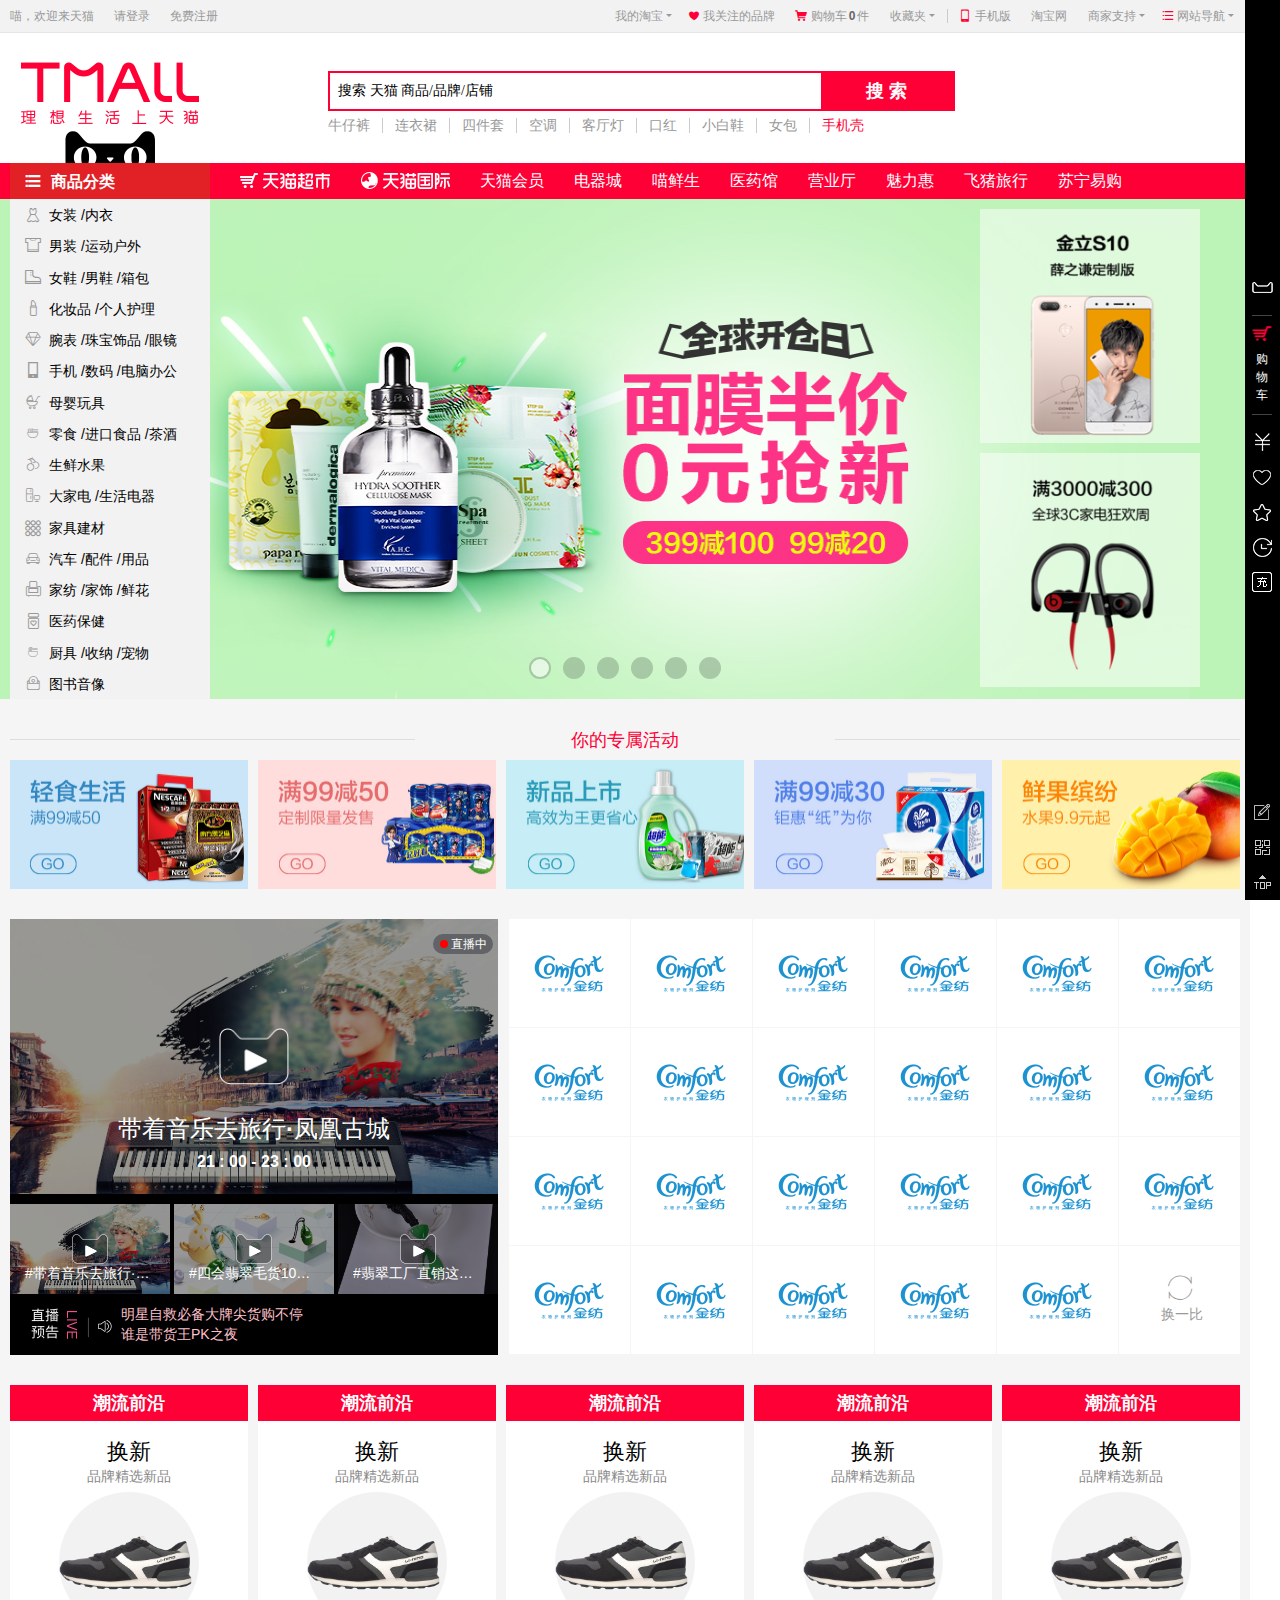
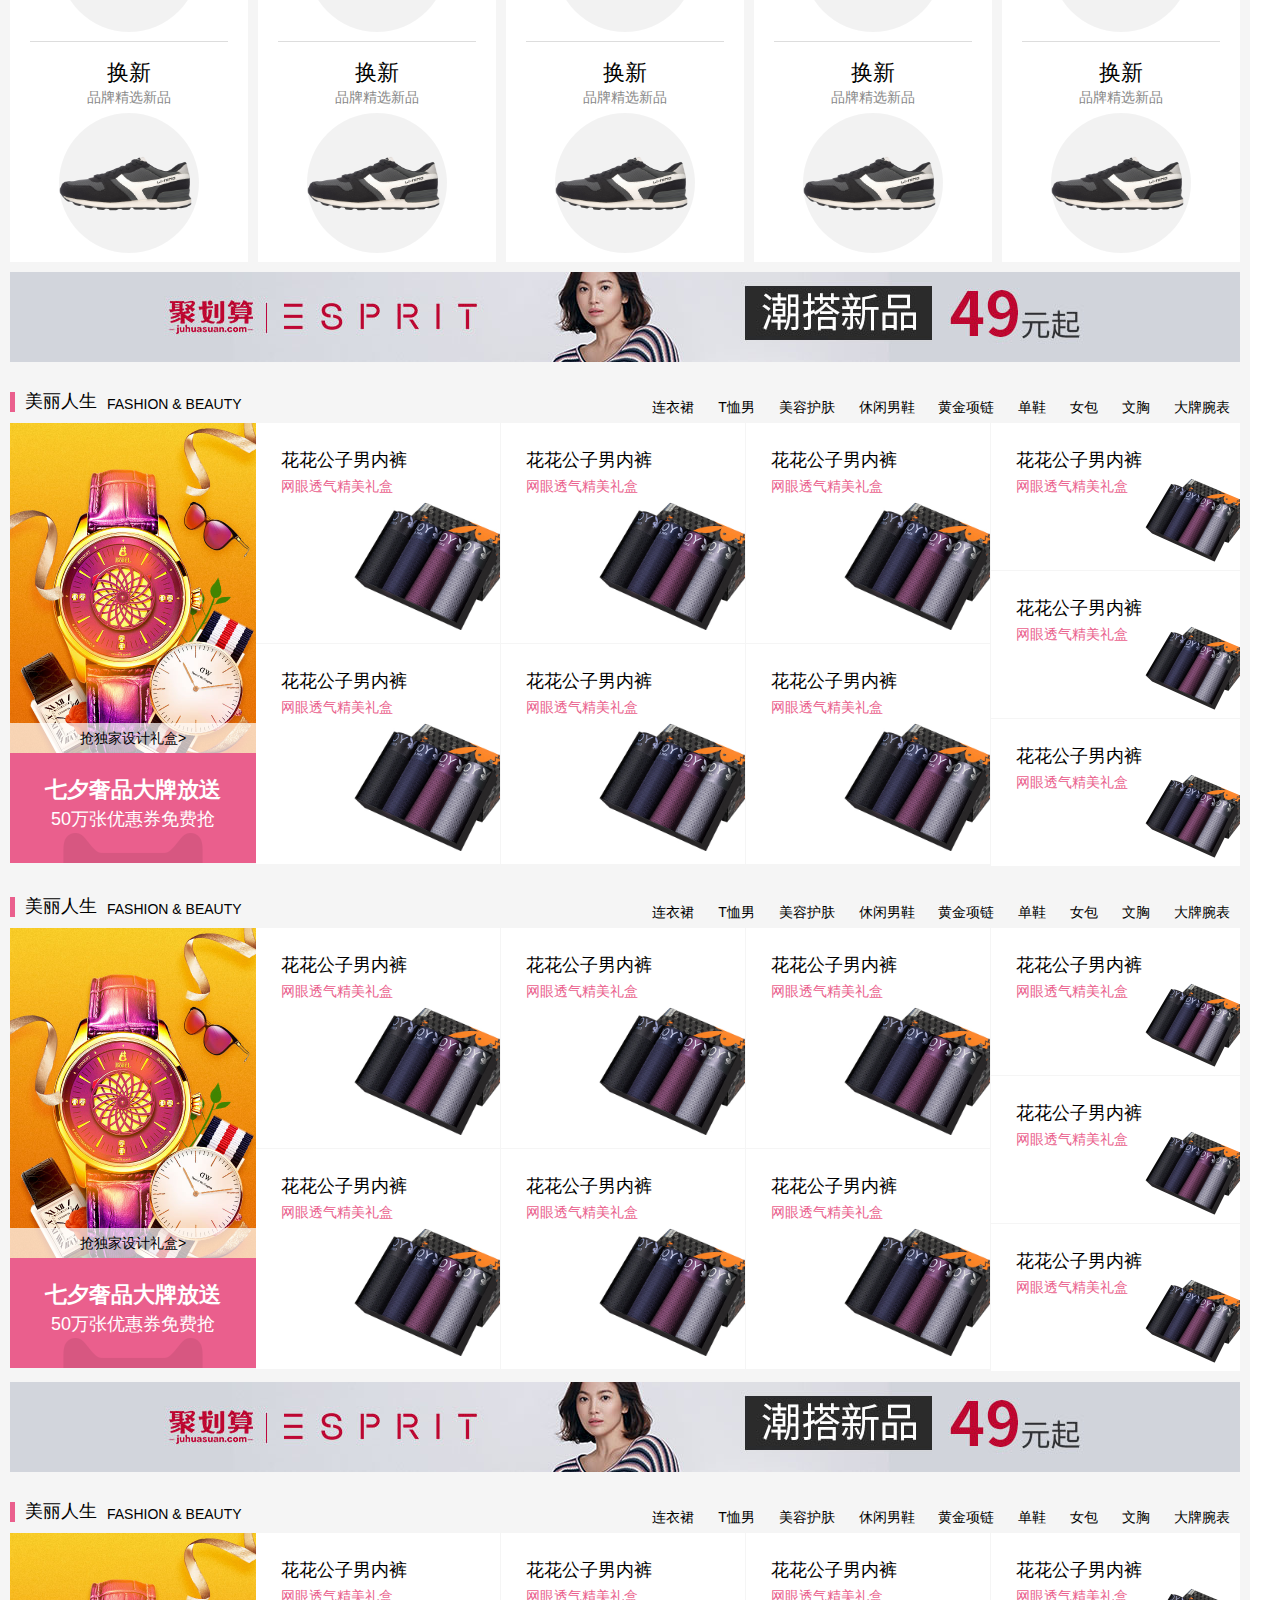
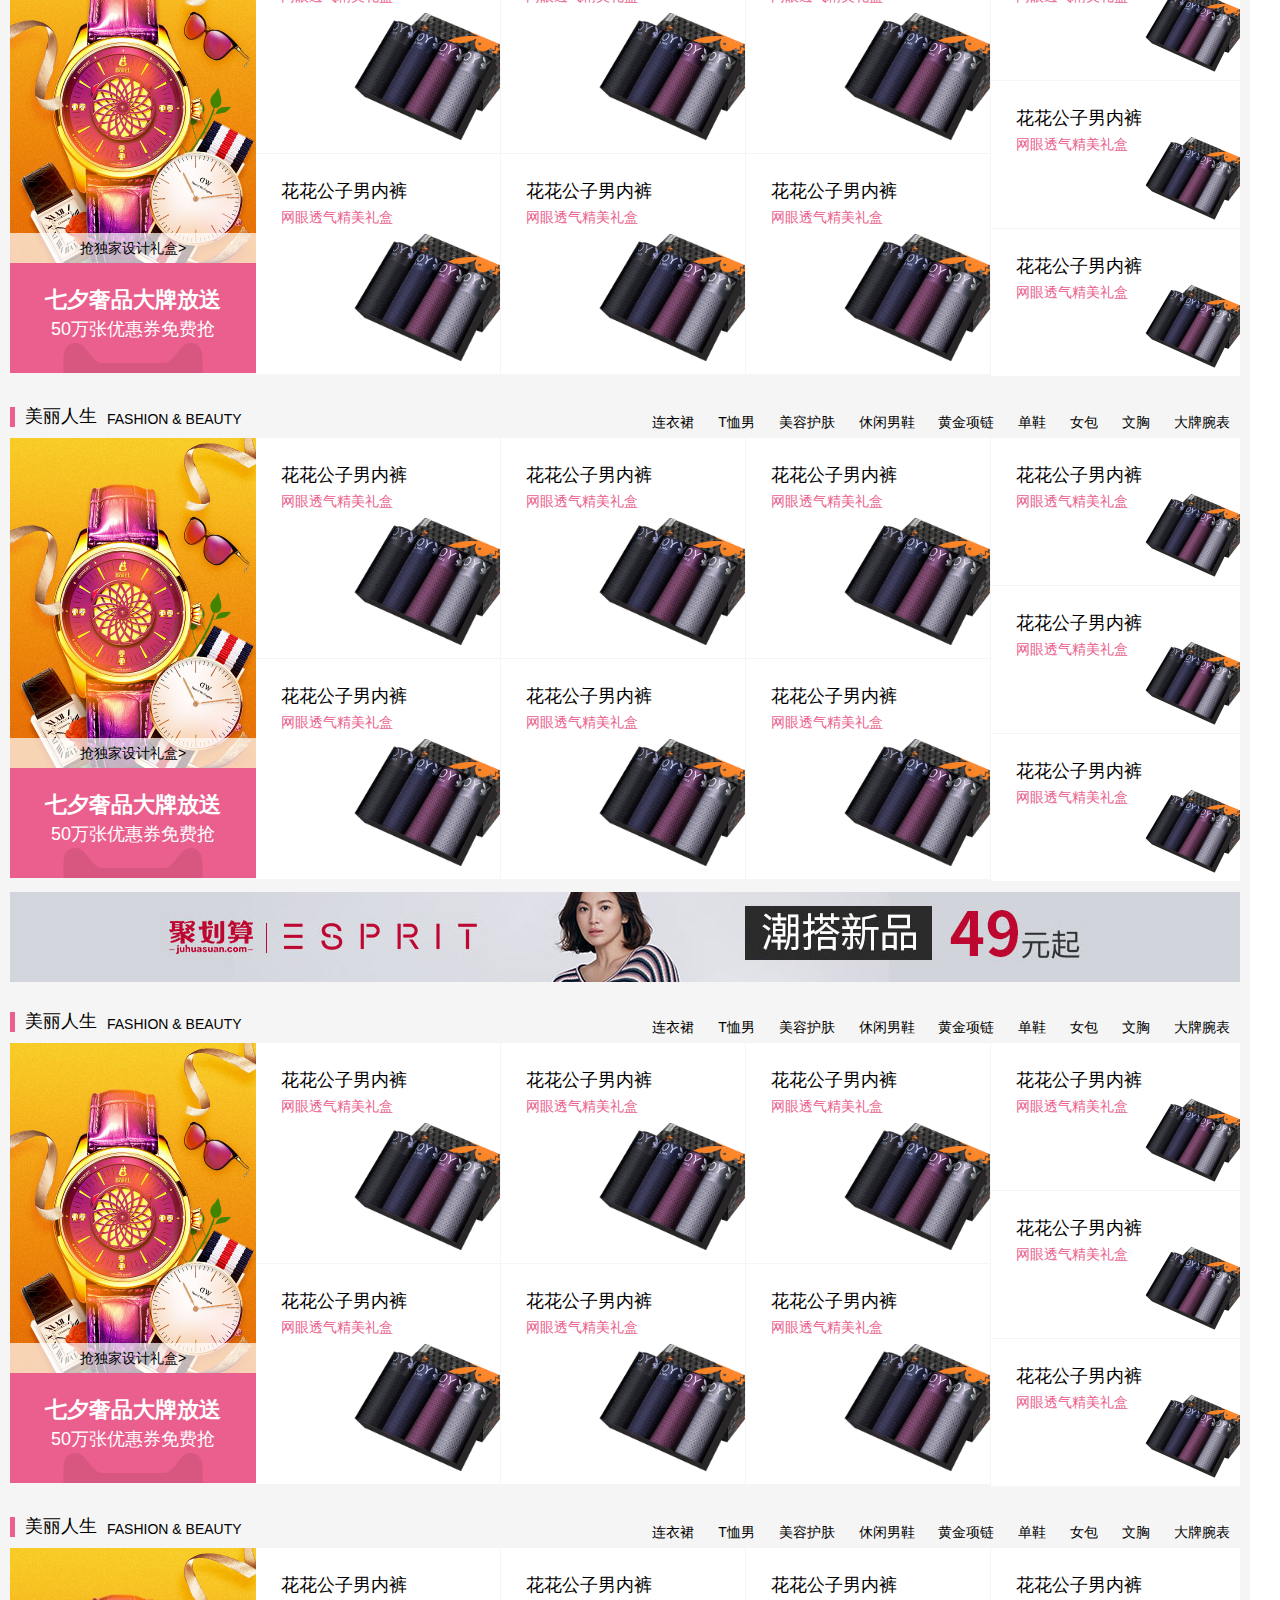
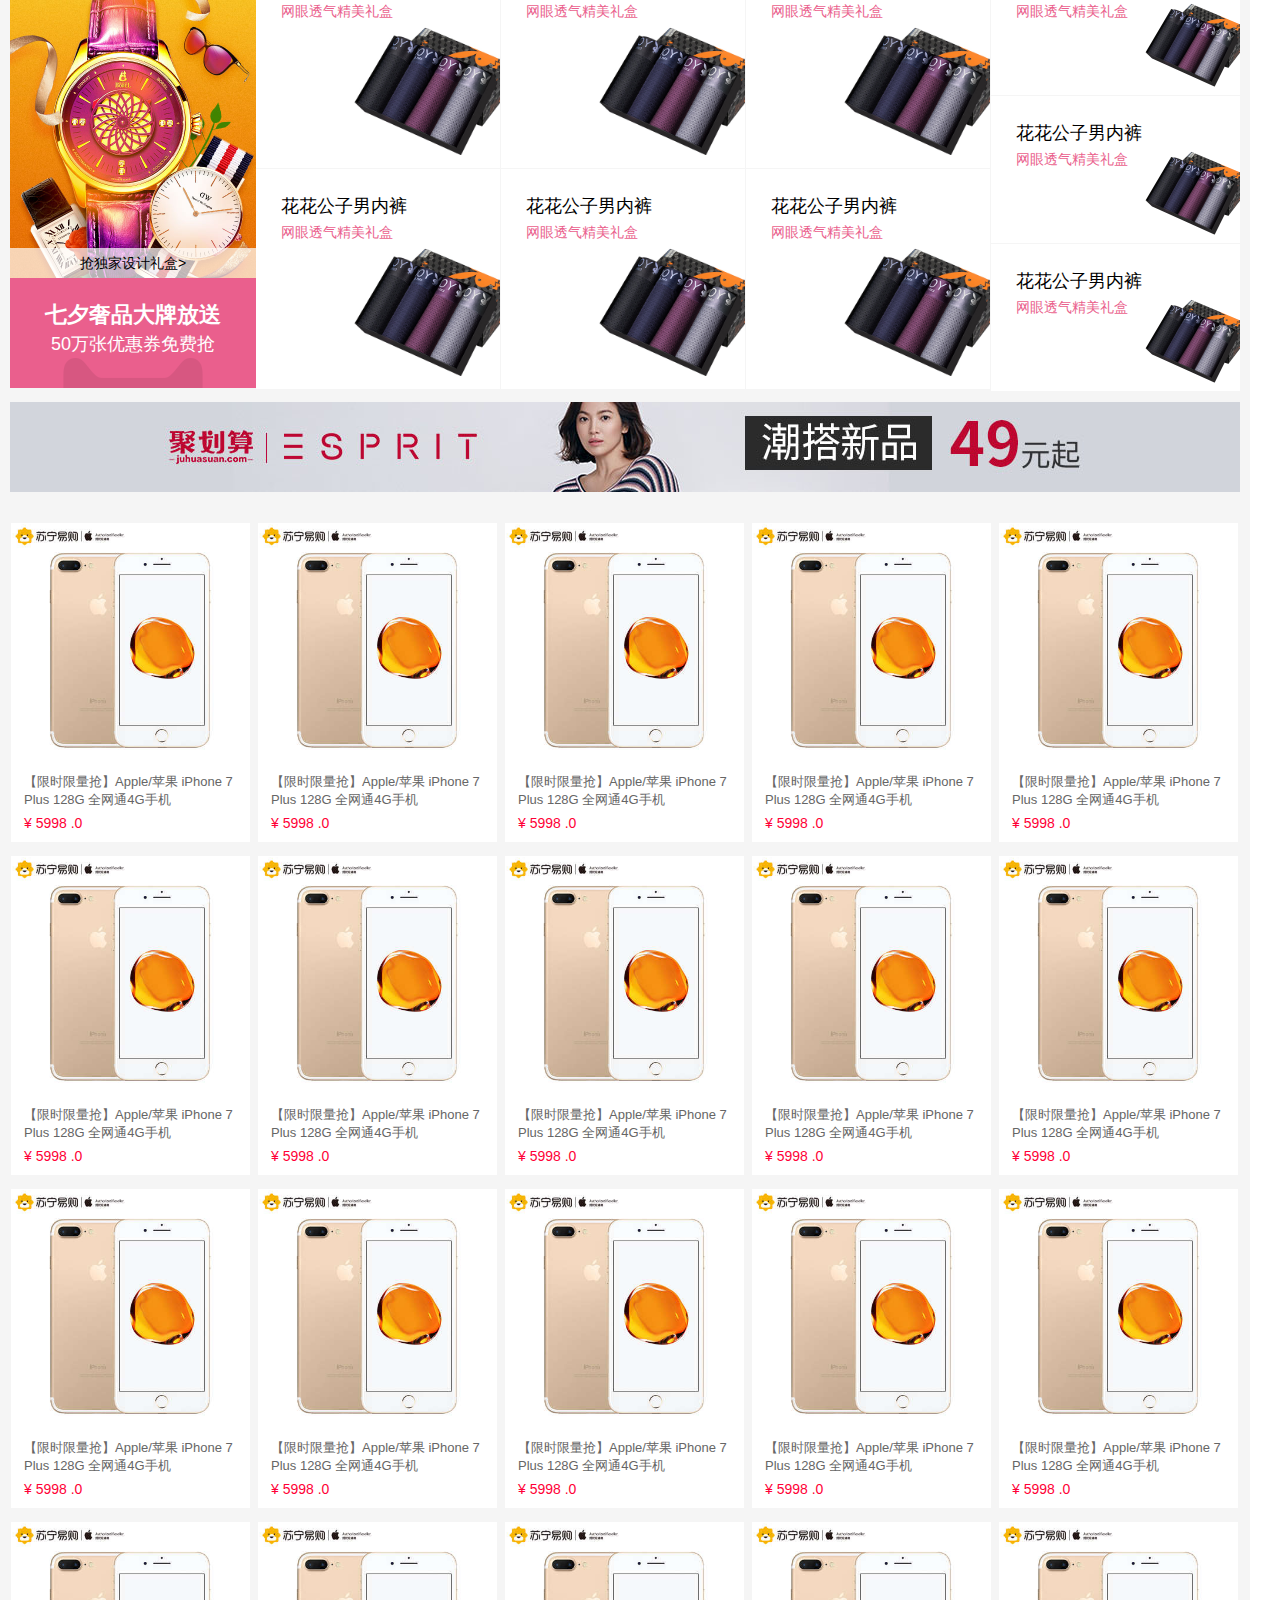
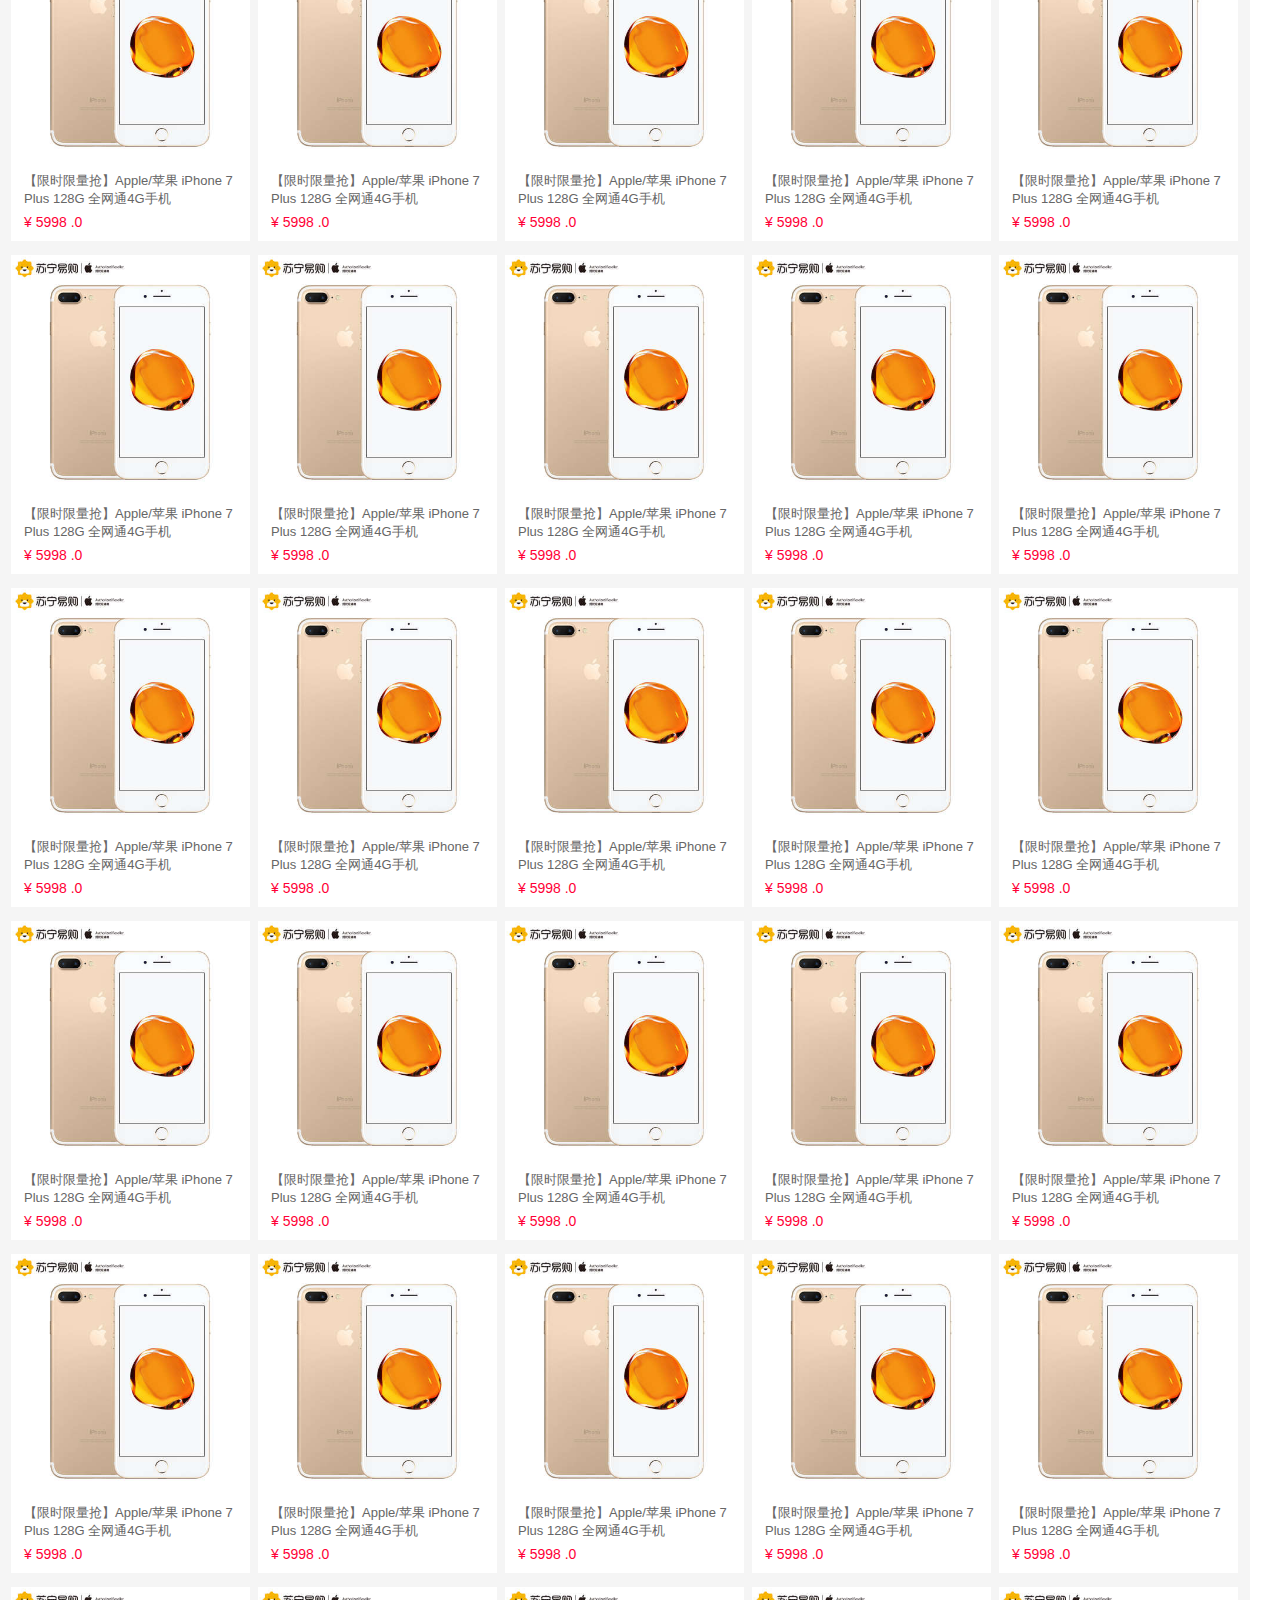
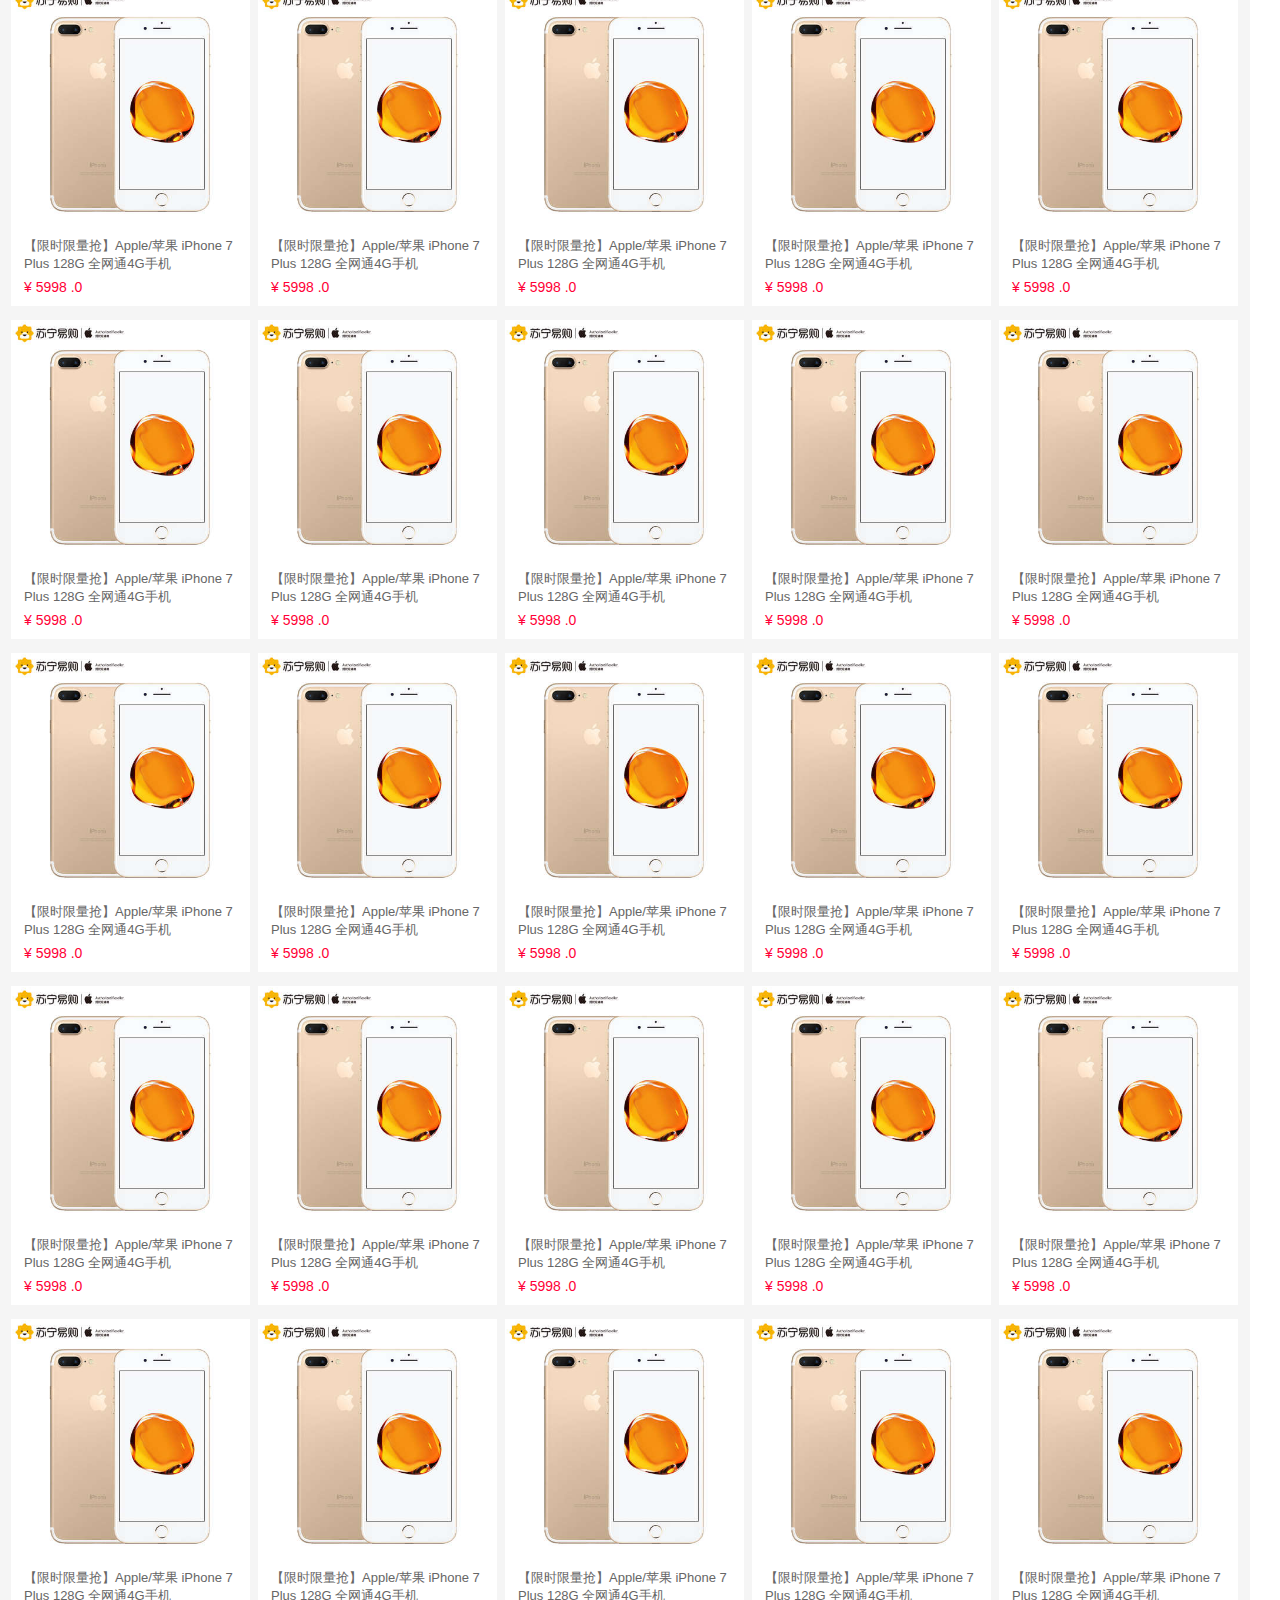
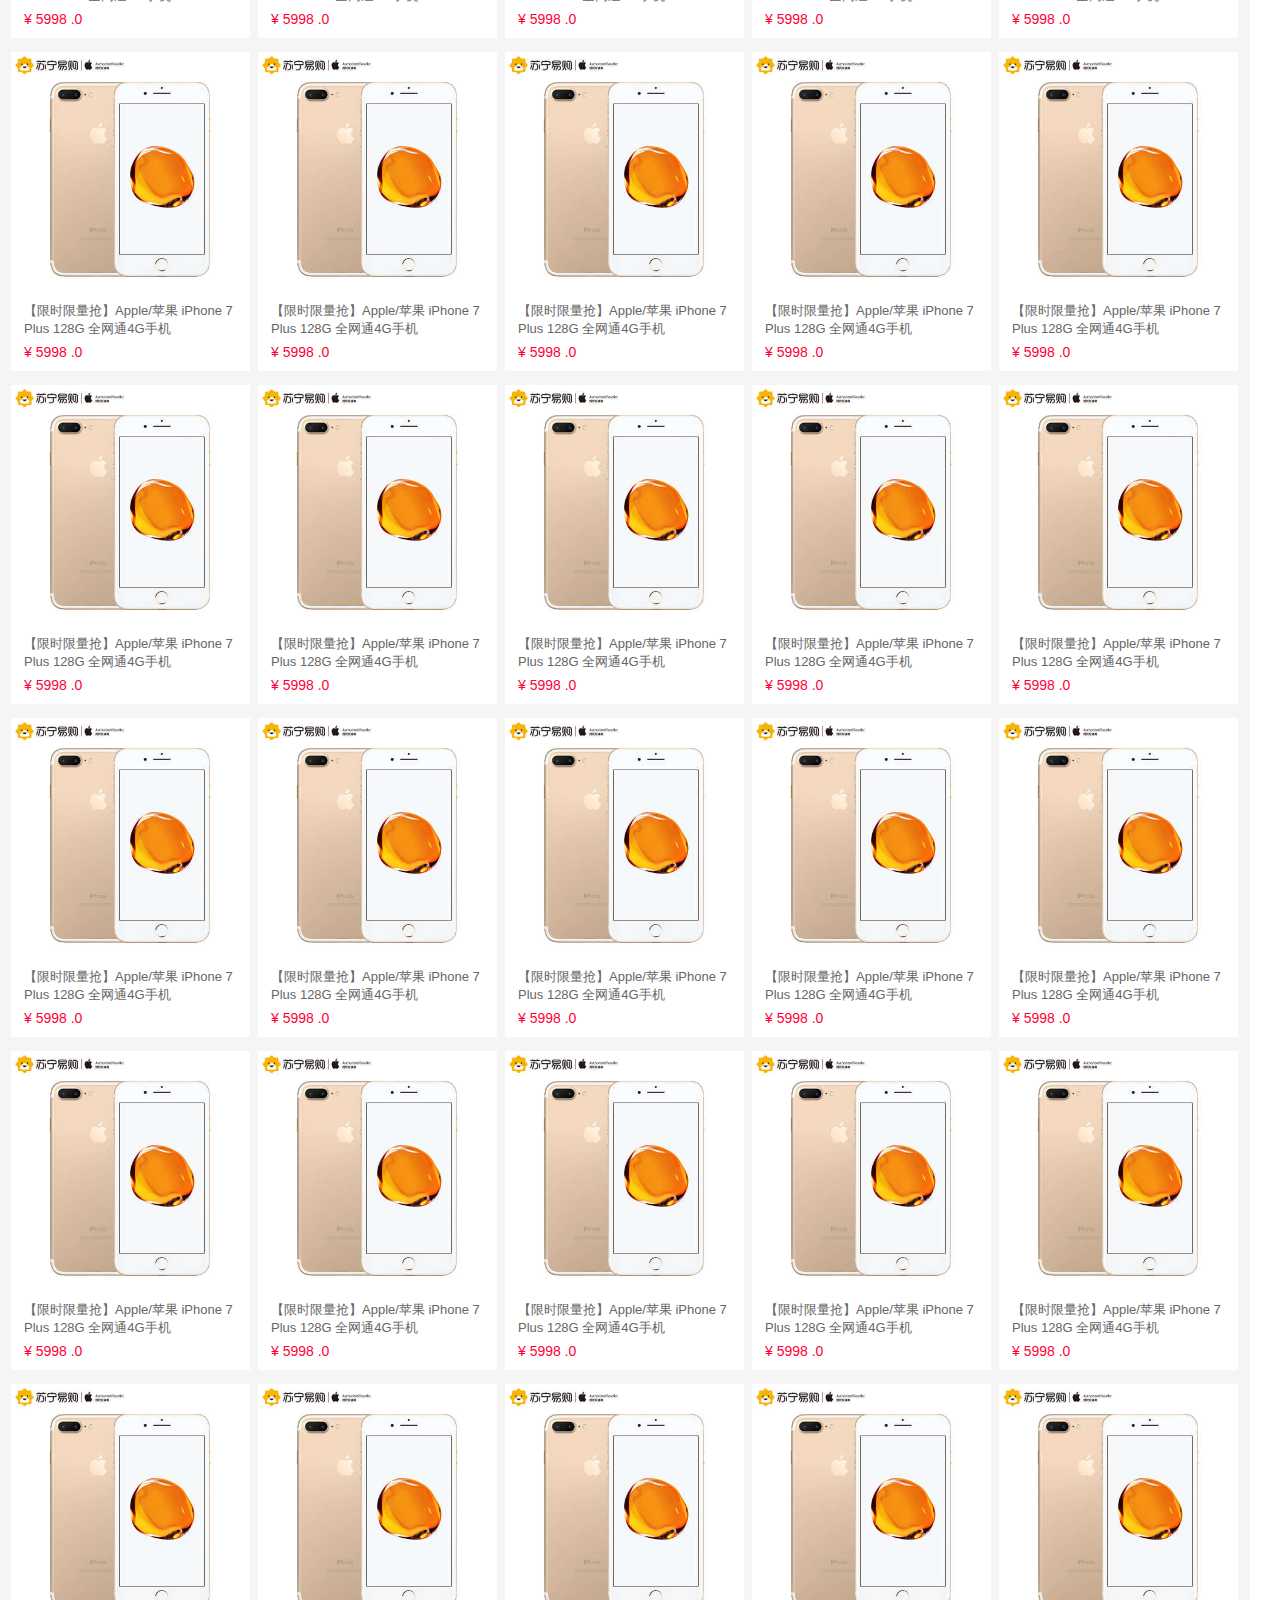
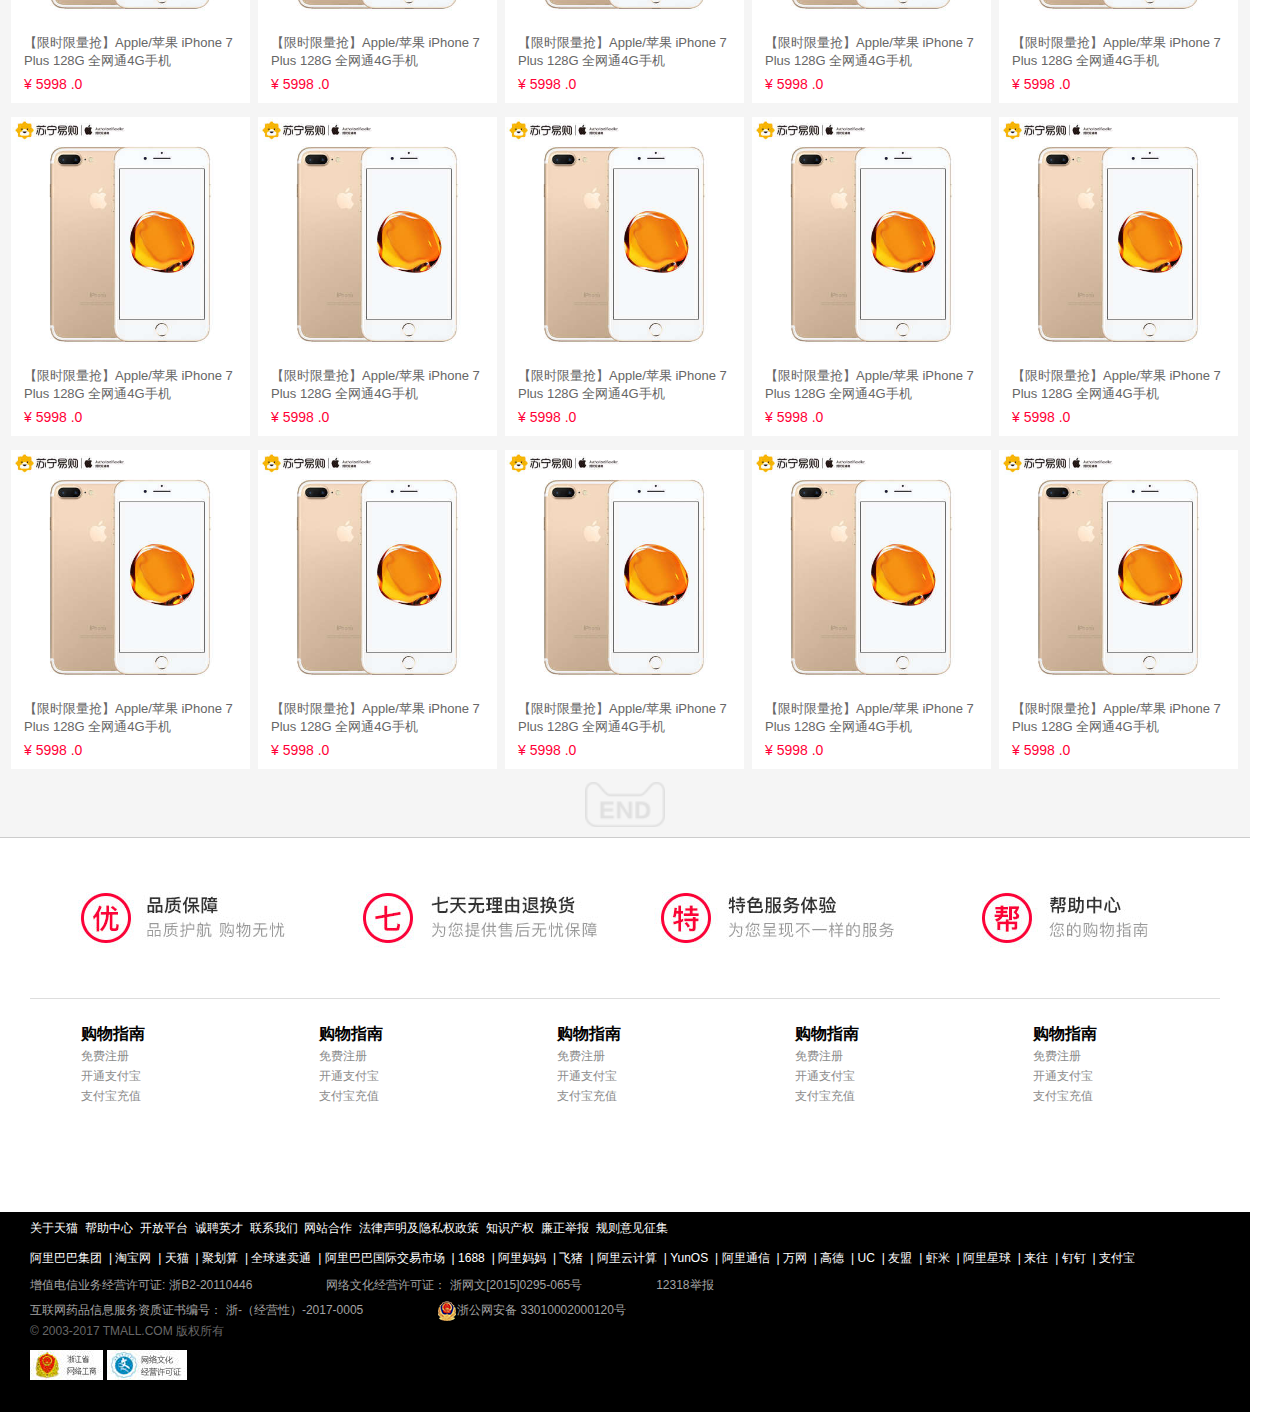
<file: index.html>
<!doctype html>
<html>
 <head>
  <meta http-equiv="Content-type" content="text/html;charset=UTF-8">
  <meta name="Keywords" content="关键词">
  <meta name="Description" content="描述">
  <title>天猫tmall.com--理想生活上天猫</title>
  <link rel="stylesheet" type="text/css" href="css/base.css">
  <link rel="stylesheet" type="text/css" href="css/nav.css">
  <link rel="stylesheet" type="text/css" href="css/index.css">
  <link rel="stylesheet" type="text/css" href="iconfont/iconfont.css">
 </head>
 <body>
	<div class='tmall' >
		
		
		<div class='thead' >
			<!-- --------------------------nav---start------------------ -->
			<div class='nav'>
				<div class='subnav clearfix'>
					<div class='l-bar fl'>
						<em class="fl">喵，欢迎来天猫</em>
						<p class="fl ">
							<a class='login' href="#">请登录</a></p>
						<p class="fl ">
							<a class='regsiter' href="#">免费注册</a>
						</p>	
					</div>
					<div class='r-bar fr clearfix'>
						<ul class='menu fl clearfix'>
							<li class='my-tb'>
								<a class='my-tb-h' href="">我的淘宝<span class='arrow'></span></a>
								<div class='my-tb-box'>
									<a href="">已买到的宝贝</a>
									<a href="">已买到的宝贝</a>
								</div>
							</li>
							<li class='pl'>
								<i class="iconfont icon-woguanzhudepinpai"></i>
								<a href="">我关注的品牌</a>
							</li>
							<li class='pl'>
								<i class="iconfont icon-gouwuche"></i>
								<a href="">购物车<span class='number'>0</span>件</a>
							</li>
							<li class='my-tb save'>
								<a class='my-tb-h ' href="">收藏夹<span class='arrow'></span></a>
								<div class='my-tb-box'>
									<a href="">收藏的宝贝</a>
									<a href="">收藏的店铺</a>
								</div>
							</li>
							<li class='line'></li>
							<li class='pl'>
								<i class="iconfont icon-shoujiban"></i>
								<a href="">手机版</a></li>
							<li class='pl'>
								<a href="">淘宝网</a>
							</li>
							<li class='my-tb support'>
								<a class='my-tb-h' href="">商家支持<span class='arrow'></span></a>
								<div class='my-tb-box'>
									<ul>
										<li>
											<h3>商家：</h3>
											<ul class='buseness clearfix'>
												<li>
													<ul>
														<li><a href="">商家中心</a></li>
														<li><a href="">运营服务</a></li>
														<li><a href="">商家工具</a></li>
														<li><a href="">天猫智库</a></li>
													</ul>
												</li>
												<li class='b-r'>
													<ul>
														<li><a href="">商家入驻</a></li>
														<li><a href="">商家品控</a></li>
														<li><a href="">商家规则</a></li>
														<li><a href="">喵言喵语</a></li>
													</ul>
												</li>
											</ul>	
										</li>
										<li>
											<h3>帮助：</h3>
											<ul class='help clearfix'>
												<li><a href="">帮助中心</a></li>
												<li class='b-r'><a href="">问商友</a></li>
											</ul>
										</li>
									</ul>
								</div>
							</li>
							<li class='my-tb web-nav'>
								<a class='my-tb-h ' href="">
									<i class="iconfont icon-shangpinfenlei"></i>
									网站导航<span class='arrow'></span>
								</a>
								<div class='my-tb-box'>
									<ul class='clearfix'>
										<li class='hot fl'>
											<h3>热点推荐Hot</h3>
											<ul class='clearfix'>
												<li class='fl'>
													<ul>
														<li><a href="">天猫超市</a></li>
														<li><a class='pos-r' href="">女装新品<i class='h'></i></a></li>
														<li><a href="">试美妆</a></li>
														<li><a href="">精明妈咪</a></li>
														<li><a href="">会员积分</a></li>
													</ul>
												</li>
												<li class='fl'>
													<a href="">喵鲜生</a>
													<a href="">酷玩街</a>
													<a href="">运动新品</a>
													<a href="">吃乐会</a>
													<a href="">天猫国际 </a>
												</li>
												<li class='fl'>    
													<a class='pos-r' href="">科技新品<i class='n'></i></a>
													<a class='pos-r' href="">内衣新品<i class='h'></i></a>
													<a class='pos-r'  href="">时尚先生<i class='h'></i></a>
													<a href="">企业采购</a>
												</li>
											</ul>
										</li>
										<li class='market fl'>
											<h3>行业市场Market</h3>
											<ul class='clearfix'>
												<li class='fl'>
													<ul>
														<li><a href="">美妆</a></li>
														<li>	<a href="">女鞋</a></li>
														<li><a href="">运动</a></li>
														<li><a href="">精明妈咪</a></li>
														<li><a href="">食品</a></li>
													</ul>
												</li>
												<li class='fl'>
													<ul>
														<li><a href="">电器</a></li>
														<li><a href="">男鞋</a></li>
														<li><a href="">母婴</a></li>
														<li><a class='pos-r' href="">吃乐会<i class='n'></i></a></li>
														<li><a class='pos-r' href="">配饰<i class='n'></i></a></li>
													</ul>
												</li>
												<li class='fl'>    
													<ul>
														<li><a class='pos-r' href="">女装<i class='h'></i></a></li>
														<li><a class='pos-r' href="">内衣<i class='h'></i></a></li>
														<li><a href="">家装</a></li>
														<li><a href="">汽车</a></li>
													</ul>
												</li>
												<li class='fl'>   
													<ul>
														<li>	<a class='pos-r' href="">男装<i class='h'></i></a></li>
														<li><a href="">箱包</a></li>
														<li><a href="">医药</a></li>
													</ul>
												</li>
											</ul>
										</li>
										<li class='brand fl'>
											<h3>品牌风尚Brand</h3>
											<ul class='clearfix'>
												<li class='fl'>
													<ul>
														<li><a href="">尚天猫</a></li>
														<li><a href="">天猫原创</a></li>
													</ul>
												</li>
												<li class='fl'>
													<ul>
														<li><a href="">大牌街</a></li>
														<li><a href="">什么牌子好</a></li>
													</ul>
													
													
												</li>
												<li class='fl'>
													<ul>
														<li><a href="">潮牌街</a></li>
													</ul>
													
												</li>
											</ul>
										</li>
										<li class='help fl'>
											<h3>服务指南 Help</h3>
											<ul class='clearfix'>
												<li class='fl'>
													<ul>
														<li><a href="">帮助中心</a></li>
														<li><a href="">品质保障</a></li>
														<li><a href="">特色服务</a></li>
														<li><a href="">7天退换货</a></li>
													</ul>
													
												</li>

											</ul>
										</li>

									</ul>
								</div>
							</li>
						</ul>
					</div>
				</div>
			</div>
			

			<!-- --------------------------搜索框开始 ------------------------------>
			<div class='search-wrap'>
				<div class='search-content clearfix'>
					<h1 class='fl'>
						<img src="images/tb1malkrxxxxxawxfxxxxxxxxxx-480-260.png" width="480" height="260" border="0" title='' alt="logo">
					</h1>
					<div class='search fl'>
						<div class='search-top'>
							<form class='s-f clearfix' action="" method="get">
								<input class='input fl' id='ser' type="text" name='' placeholder='' title='请输入搜索文字' />
								<label unselectable="on" for='ser'>搜索 天猫 商品/品牌/店铺</label>
								<input class='btn fl' type="submit" name=''  value='搜 索' />
							</form>
						</div>
						<div class='search-btm'>
							<ul class='clearfix'>
								<li><a href="">牛仔裤</a></li>
								<li><a href="">连衣裙</a></li>
								<li><a href="">四件套</a></li>
								<li><a href="">空调</a></li>
								<li><a href="">客厅灯</a></li>
								<li><a href="">口红</a></li>
								<li><a href="">小白鞋</a></li>
								<li><a href="">女包</a></li>
								<li class='l-9'><a href="">手机壳</a></li>
							</ul>
						</div>
					</div>
				</div>
			</div>
			
		</div>	
		

		<!------------ 分类导航start ----------->
		<div class='bar'>
			<div class='bar-wrap pos-r'>
				<div class='bar-content'>
					<ul class='clearfix'>
						<li>
							<a href="">
								<img class='bar-m' src="images/tb1xgt8lvxxxxazxfxx8uezhfxx-180-72.png" width="180" height="72" border="0" alt="">
								<img class='bar-ear' src="images/tb1y87grxxxxxcoxpxxxxxxxxxx-40-15.png" width="40" height="15" border="0" alt="">
							</a>
						</li>
						<li>
							<a href="">
								<img class='bar-m'src="images/tb1.560lvxxxxb7xvxx8uezhfxx-180-72.png" width="180" height="72" border="0" alt="">
								<img class='bar-ear' src="images/tb1y87grxxxxxcoxpxxxxxxxxxx-40-15.png" width="40" height="15" border="0" alt="">
							</a>
						</li>
						<li>
							<a href="">天猫会员<img class='bar-ear' src="images/tb1y87grxxxxxcoxpxxxxxxxxxx-40-15.png" width="40" height="15" border="0" alt=""></a>
						</li>       
						<li>
							<a href="">电器城<img class='bar-ear' src="images/tb1y87grxxxxxcoxpxxxxxxxxxx-40-15.png" width="40" height="15" border="0" alt=""></a>
						</li>
						<li>
							<a href="">喵鲜生<img class='bar-ear' src="images/tb1y87grxxxxxcoxpxxxxxxxxxx-40-15.png" width="40" height="15" border="0" alt=""></a>
						</li>
						<li>
							<a href="">医药馆<img class='bar-ear' src="images/tb1y87grxxxxxcoxpxxxxxxxxxx-40-15.png" width="40" height="15" border="0" alt=""></a>
						</li>
						<li>
							<a href="">营业厅<img class='bar-ear' src="images/tb1y87grxxxxxcoxpxxxxxxxxxx-40-15.png" width="40" height="15" border="0" alt=""></a>
						</li>
						<li>
							<a href="">魅力惠<img class='bar-ear' src="images/tb1y87grxxxxxcoxpxxxxxxxxxx-40-15.png" width="40" height="15" border="0" alt=""></a>
						</li>
						<li>
							<a href="">飞猪旅行<img class='bar-ear' src="images/tb1y87grxxxxxcoxpxxxxxxxxxx-40-15.png" width="40" height="15" border="0" alt=""></a>
						</li>
						<li>
							<a href="">苏宁易购<img class='bar-ear' src="images/tb1y87grxxxxxcoxpxxxxxxxxxx-40-15.png" width="40" height="15" border="0" alt=""></a>
						</li>
					</ul>
				</div>
				<div class='side-bar'>
					<h3><i class='iconfont icon-shangpinfenlei'></i>商品分类</h3>
					<ul>
						<li class='side-bar-1'>
							<i class='iconfont icon-nvzhuang'></i><a href="">女装</a> /<a href="">内衣</a>
							<div class='side-bar-c'>
								<div class='side-bar-c-left'>
									<ul class=''>
										<li class='clearfix'>
											<p>当季流行</p>
											<span>></span>
											<div>
												<a href=""><span>夏季新品</span></a><a href=""><span>商场同款</span></a><a href="">气质连衣裙</a><a href="">印花衬衫</a><a href="">牛仔单品</a><a href="">百搭休闲裤</a><a href="">无痕文胸</a><a href=""><span>运动文胸</span></a><a href="">超柔内裤</a><a href=""><span>潮流家居服</span></a><a href="">百搭船袜</a>
											</div>
										</li>
										<li class='clearfix'>
											<p>精选上装</p>
											<span>></span>
											<div>
												<a class='EB6C96' href="">T恤衬衫</a><a href="">针织衫</a><a href="">短外套</a><a class='EB6C96'href="">小西装</a><a href="">风衣</a><a href="">卫衣</a><a href="">毛衣</a>
											</div>
										</li>
										<li class='clearfix'>
											<p>浪漫裙装</p>
											<span>></span>
											<div>
												<a class='EB6C96' href="">连衣裙</a><a href="">蕾丝连衣裙</a><a class='EB6C96' href="">真丝连衣裙</a><a href="">印花连衣裙</a><a href="">半身裙</a><a class='EB6C96'  href="">蕾丝半身裙</a><br><a href="">百褶裙</a><a class='EB6C96'  href="">牛仔裙</a><a href="">背心裙</a><a href="">a字裙</a><a href="">棉麻连衣裙</a><a href="">包臀裙</a><a href="">长袖连衣裙</a>
											</div>
										</li>
										<li class='clearfix'>
											<p>女士下装</p>
											<span>></span>
											<div>
												<a href="">短裤</a><a  class='EB6C96' href="">牛仔裤</a><a href="">休闲裤</a><a class='EB6C96'  href="">小脚裤</a><a href="">哈伦裤</a><a href="">背带裤</a><a href="">西装裤</a><a href="">阔腿裤</a><a href="">打底裤</a>
											</div>
										</li>
										<li class='clearfix'>
											<p>特色女装</p>
											<span>></span>
											<div>
												<a class='EB6C96'  href="">时尚套装</a><a href="">休闲套装</a><a  class='EB6C96' href="">精选妈妈装</a><a href="">大码女装</a><a href="">职业套装</a><a href="">优雅旗袍</a><br><a href="">精致礼服</a><a href="">婚纱</a><a href="">唐装</a><a href="">小码女装</a>
											</div>
										</li>
										<li class='clearfix'>
											<p>文胸塑身</p>
											<span>></span>
											<div>
												<a href="">光面文胸</a><a href="">运动文胸</a><a href="">美背文胸</a><a href="">聚拢文胸</a><a href="">大杯文胸</a><a href="">轻薄塑身</a>
											</div>
										</li>
										<li class='clearfix'>
											<p>家居服</p>
											<span>></span>
											<div>
												<a href="">春夏家居服</a><a href="">纯棉家居服</a><a href="">莫代尔家居服</a><a href="">真丝家居服</a><a href="">春夏睡裙</a><br><a href="">男士家居服</a><a href="">情侣家居服</a><a href="">性感睡裙</a>
											</div>
										</li>
										<li class='clearfix'>
											<p>内裤背心</p>
											<span>></span>
											<div>
												<a href="">男士内裤</a><a href="">女式内裤</a><a href="">男士内裤多条装</a><a href="">女士内裤多条装</a><a href="">莫代尔内裤</a><br><a href="">吊带背心</a>
											</div>
										</li>
									</ul>
								</div>
								<div class='side-bar-c-right'>
									<div class='side-bar-c-right-logo'>
										<a href=""><img src="images/logo/T1gRqVXk4fXXb1upjX.jpg_170x120q30.jpg" width="170" height="85" border="0" alt=""></a>
										<a href=""><img src="images/logo/TB1B_DcJpXXXXXWXFXXSutbFXXX.jpg_170x120q30.jpg" width="170" height="85" border="0" alt=""></a>
										<a href=""><img src="images/logo/TB1dSYULVXXXXXlXXXXXXXXXXXX-1000-500.jpg_170x120q30.jpg" width="170" height="85" border="0" alt=""></a>
										<a href=""><img src="images/logo/TB1fETUHpXXXXbmapXXwu0bFXXX.png_170x120q30.jpg" width="0" height="0" border="0" alt=""></a>
										<a href=""><img src="images/logo/TB1FfxjHFXXXXbWaXXXSutbFXXX.jpg_170x120q30.jpg" width="170" height="85" border="0" alt=""></a>
										<a href=""><img src="images/logo/TB1gWxjFFXXXXcEaFXXSutbFXXX.jpg_170x120q30.jpg" width="170" height="85" border="0" alt=""></a>
										<a href=""><img src="images/logo/TB1HMfoHpXXXXclXXXXwu0bFXXX.png_170x120q30.jpg" width="0" height="0" border="0" alt=""></a>
										<a href=""><img src="images/logo/TB1SvLzLVXXXXaKXVXXXXXXXXXX-1000-500.jpg_170x120q30.jpg" width="170" height="85" border="0" alt=""></a>
										<a href=""><img src="images/logo/TB1UJIfJXXXXXctaXXXSutbFXXX.jpg_170x120q30.jpg" width="170" height="85" border="0" alt=""></a>
										<a href=""><img src="images/logo/TB1w472LFXXXXXwXVXXSutbFXXX.jpg_170x120q30.jpg" width="170" height="85" border="0" alt=""></a>
										<a href=""><img src="images/logo/TB1wNJAHFXXXXc7XpXXSutbFXXX.jpg_170x120q30.jpg" width="170" height="85" border="0" alt=""></a>
										<a href=""><img src="images/logo/TB1wzzFLVXXXXbXXFXXXXXXXXXX-400-200.jpg_170x120q30.jpg" width="170" height="85" border="0" alt=""></a>
										<a href=""><img src="images/logo/TB1xPvNLVXXXXXDXpXXXXXXXXXX-1000-500.jpg_170x120q30.jpg" width="170" height="85" border="0" alt=""></a>
										<a href=""><img src="images/logo/TB17DDrLVXXXXbOaXXXXXXXXXXX-1000-500.jpg_170x120q30.jpg" width="170" height="85" border="0" alt=""></a>
										<a href=""><img src="images/logo/TB18nTOLVXXXXc5XXXXXXXXXXXX-1000-500.jpg_170x120q30.jpg" width="170" height="85" border="0" alt=""></a>
										<a href=""><img src="images/logo/TB18XAnIVXXXXclXXXXSutbFXXX.jpg_170x120q30.jpg" width="170" height="85" border="0" alt=""></a>
									</div>
									<div class='side-bar-c-right-biglogo'>
										<a href=""><img src="images/logo/TB1xnkQKVXXXXaJXXXXXXXXXXXX-378-174.jpg" width="378" height="174" border="0" alt=""></a>
									</div>
								</div>

							</div>
						</li>				
						<li class='side-bar-2'>
							<i class='iconfont icon-nanzhuang'></i><a href="">男装</a> /<a href="">运动户外</a>
							<div class='side-bar-c side-bar-2'>
								<div class='side-bar-c-left'>
									<ul class=''>
										<li class='clearfix'>
											<p>当季流行</p>
											<span>></span>
											<div>
												<a href=""><span>夏季新品</span></a><a href=""><span>商场同款</span></a><a href="">气质连衣裙</a><a href="">印花衬衫</a><a href="">牛仔单品</a><a href="">百搭休闲裤</a><br><a href="">无痕文胸</a><a href=""><span>运动文胸</span></a><a href="">超柔内裤</a><a href=""><span>潮流家居服</span></a><a href="">百搭船袜</a>
											</div>
										</li>
										<li class='clearfix'>
											<p>男士外套</p>
											<span>></span>
											<div>
												<a class='EB6C96' href="">T恤衬衫</a><a href="">针织衫</a><a href="">短外套</a><a class='EB6C96'href="">小西装</a><a href="">风衣</a><a href="">卫衣</a><a href="">毛衣</a>
											</div>
										</li>
										<li class='clearfix'>
											<p>男士内搭</p>
											<span>></span>
											<div>
												<a class='EB6C96' href="">连衣裙</a><a href="">蕾丝连衣裙</a><a class='EB6C96' href="">真丝连衣裙</a><a href="">印花连衣裙</a><a href="">半身裙</a><a class='EB6C96'  href="">蕾丝半身裙</a><br><a href="">百褶裙</a><a class='EB6C96'  href="">牛仔裙</a><a href="">背心裙</a><a href="">a字裙</a><a href="">棉麻连衣裙</a><a href="">包臀裙</a><a href="">长袖连衣裙</a>
											</div>
										</li>
										<li class='clearfix'>
											<p>男士裤装</p>
											<span>></span>
											<div>
												<a href="">短裤</a><a  class='EB6C96' href="">牛仔裤</a><a href="">休闲裤</a><a class='EB6C96'  href="">小脚裤</a><a href="">哈伦裤</a><a href="">背带裤</a><a href="">西装裤</a><a href="">阔腿裤</a><a href="">打底裤</a>
											</div>
										</li>
										<li class='clearfix'>
											<p>男士裤装</p>
											<span>></span>
											<div>
												<a class='EB6C96'  href="">时尚套装</a><a href="">休闲套装</a><a  class='EB6C96' href="">精选妈妈装</a><a href="">大码女装</a><a href="">职业套装</a><a href="">优雅旗袍</a><br><a href="">精致礼服</a><a href="">婚纱</a><a href="">唐装</a><a href="">小码女装</a>
											</div>
										</li>
										<li class='clearfix'>
											<p>男士裤装</p>
											<span>></span>
											<div>
												<a href="">光面文胸</a><a href="">运动文胸</a><a href="">美背文胸</a><a href="">聚拢文胸</a><a href="">大杯文胸</a><a href="">轻薄塑身</a>
											</div>
										</li>
										<li class='clearfix'>
											<p>户外用品</p>
											<span>></span>
											<div>
												<a href="">春夏家居服</a><a href="">纯棉家居服</a><a href="">莫代尔家居服</a><a href="">真丝家居服</a><a href="">春夏睡裙</a><br><a href="">男士家居服</a><a href="">情侣家居服</a><a href="">性感睡裙</a>
											</div>
										</li>
										<li class='clearfix'>
											<p>户外用品</p>
											<span>></span>
											<div>
												<a href="">男士内裤</a><a href="">女式内裤</a><a href="">男士内裤多条装</a><a href="">女士内裤多条装</a><a href="">莫代尔内裤</a><br><a href="">吊带背心</a>
											</div>
										</li>
									</ul>
								</div>
								<div class='side-bar-c-right'>
									<div class='side-bar-c-right-logo'>
										<a href=""><img src="images/logo/T1gRqVXk4fXXb1upjX.jpg_170x120q30.jpg" width="170" height="85" border="0" alt=""></a>
										<a href=""><img src="images/logo/TB1B_DcJpXXXXXWXFXXSutbFXXX.jpg_170x120q30.jpg" width="170" height="85" border="0" alt=""></a>
										<a href=""><img src="images/logo/TB1dSYULVXXXXXlXXXXXXXXXXXX-1000-500.jpg_170x120q30.jpg" width="170" height="85" border="0" alt=""></a>
										<a href=""><img src="images/logo/TB1fETUHpXXXXbmapXXwu0bFXXX.png_170x120q30.jpg" width="0" height="0" border="0" alt=""></a>
										<a href=""><img src="images/logo/TB1FfxjHFXXXXbWaXXXSutbFXXX.jpg_170x120q30.jpg" width="170" height="85" border="0" alt=""></a>
										<a href=""><img src="images/logo/TB1gWxjFFXXXXcEaFXXSutbFXXX.jpg_170x120q30.jpg" width="170" height="85" border="0" alt=""></a>
										<a href=""><img src="images/logo/TB1HMfoHpXXXXclXXXXwu0bFXXX.png_170x120q30.jpg" width="0" height="0" border="0" alt=""></a>
										<a href=""><img src="images/logo/TB1SvLzLVXXXXaKXVXXXXXXXXXX-1000-500.jpg_170x120q30.jpg" width="170" height="85" border="0" alt=""></a>
										<a href=""><img src="images/logo/TB1UJIfJXXXXXctaXXXSutbFXXX.jpg_170x120q30.jpg" width="170" height="85" border="0" alt=""></a>
										<a href=""><img src="images/logo/TB1w472LFXXXXXwXVXXSutbFXXX.jpg_170x120q30.jpg" width="170" height="85" border="0" alt=""></a>
										<a href=""><img src="images/logo/TB1wNJAHFXXXXc7XpXXSutbFXXX.jpg_170x120q30.jpg" width="170" height="85" border="0" alt=""></a>
										<a href=""><img src="images/logo/TB1wzzFLVXXXXbXXFXXXXXXXXXX-400-200.jpg_170x120q30.jpg" width="170" height="85" border="0" alt=""></a>
										<a href=""><img src="images/logo/TB1xPvNLVXXXXXDXpXXXXXXXXXX-1000-500.jpg_170x120q30.jpg" width="170" height="85" border="0" alt=""></a>
										<a href=""><img src="images/logo/TB17DDrLVXXXXbOaXXXXXXXXXXX-1000-500.jpg_170x120q30.jpg" width="170" height="85" border="0" alt=""></a>
										<a href=""><img src="images/logo/TB18nTOLVXXXXc5XXXXXXXXXXXX-1000-500.jpg_170x120q30.jpg" width="170" height="85" border="0" alt=""></a>
										<a href=""><img src="images/logo/TB18XAnIVXXXXclXXXXSutbFXXX.jpg_170x120q30.jpg" width="170" height="85" border="0" alt=""></a>
									</div>
									<div class='side-bar-c-right-biglogo'>
										<a href=""><img src="images/logo/TB1xnkQKVXXXXaJXXXXXXXXXXXX-378-174.jpg" width="378" height="174" border="0" alt=""></a>
									</div>
								</div>

							</div>
						</li>
						<li class='side-bar-3'>
							<i class='iconfont icon-nannvxie'></i><a href="">女鞋</a> /<a href="">男鞋</a> /<a href="">箱包</a>
							<div class='side-bar-c side-bar-2'>
								<div class='side-bar-c-left'>
									<ul class=''>
										<li class='clearfix'>
											<p>当季流行</p>
											<span>></span>
											<div>
												<a href=""><span>夏季新品</span></a><a href=""><span>商场同款</span></a><a href="">气质连衣裙</a><a href="">印花衬衫</a><a href="">牛仔单品</a><a href="">百搭休闲裤</a><br><a href="">无痕文胸</a><a href=""><span>运动文胸</span></a><a href="">超柔内裤</a><a href=""><span>潮流家居服</span></a><a href="">百搭船袜</a>
											</div>
										</li>
										<li class='clearfix'>
											<p>男士外套</p>
											<span>></span>
											<div>
												<a class='EB6C96' href="">T恤衬衫</a><a href="">针织衫</a><a href="">短外套</a><a class='EB6C96'href="">小西装</a><a href="">风衣</a><a href="">卫衣</a><a href="">毛衣</a>
											</div>
										</li>
										<li class='clearfix'>
											<p>男士内搭</p>
											<span>></span>
											<div>
												<a class='EB6C96' href="">连衣裙</a><a href="">蕾丝连衣裙</a><a class='EB6C96' href="">真丝连衣裙</a><a href="">印花连衣裙</a><a href="">半身裙</a><a class='EB6C96'  href="">蕾丝半身裙</a><br><a href="">百褶裙</a><a class='EB6C96'  href="">牛仔裙</a><a href="">背心裙</a><a href="">a字裙</a><a href="">棉麻连衣裙</a><a href="">包臀裙</a><a href="">长袖连衣裙</a>
											</div>
										</li>
										<li class='clearfix'>
											<p>男士裤装</p>
											<span>></span>
											<div>
												<a href="">短裤</a><a  class='EB6C96' href="">牛仔裤</a><a href="">休闲裤</a><a class='EB6C96'  href="">小脚裤</a><a href="">哈伦裤</a><a href="">背带裤</a><a href="">西装裤</a><a href="">阔腿裤</a><a href="">打底裤</a>
											</div>
										</li>
										<li class='clearfix'>
											<p>男士裤装</p>
											<span>></span>
											<div>
												<a class='EB6C96'  href="">时尚套装</a><a href="">休闲套装</a><a  class='EB6C96' href="">精选妈妈装</a><a href="">大码女装</a><a href="">职业套装</a><a href="">优雅旗袍</a><br><a href="">精致礼服</a><a href="">婚纱</a><a href="">唐装</a><a href="">小码女装</a>
											</div>
										</li>
										<li class='clearfix'>
											<p>男士裤装</p>
											<span>></span>
											<div>
												<a href="">光面文胸</a><a href="">运动文胸</a><a href="">美背文胸</a><a href="">聚拢文胸</a><a href="">大杯文胸</a><a href="">轻薄塑身</a>
											</div>
										</li>
										<li class='clearfix'>
											<p>户外用品</p>
											<span>></span>
											<div>
												<a href="">春夏家居服</a><a href="">纯棉家居服</a><a href="">莫代尔家居服</a><a href="">真丝家居服</a><a href="">春夏睡裙</a><br><a href="">男士家居服</a><a href="">情侣家居服</a><a href="">性感睡裙</a>
											</div>
										</li>
										<li class='clearfix'>
											<p>户外用品</p>
											<span>></span>
											<div>
												<a href="">男士内裤</a><a href="">女式内裤</a><a href="">男士内裤多条装</a><a href="">女士内裤多条装</a><a href="">莫代尔内裤</a><br><a href="">吊带背心</a>
											</div>
										</li>
									</ul>
								</div>
								<div class='side-bar-c-right'>
									<div class='side-bar-c-right-logo'>
										<a href=""><img src="images/logo/T1gRqVXk4fXXb1upjX.jpg_170x120q30.jpg" width="170" height="85" border="0" alt=""></a>
										<a href=""><img src="images/logo/TB1B_DcJpXXXXXWXFXXSutbFXXX.jpg_170x120q30.jpg" width="170" height="85" border="0" alt=""></a>
										<a href=""><img src="images/logo/TB1dSYULVXXXXXlXXXXXXXXXXXX-1000-500.jpg_170x120q30.jpg" width="170" height="85" border="0" alt=""></a>
										<a href=""><img src="images/logo/TB1fETUHpXXXXbmapXXwu0bFXXX.png_170x120q30.jpg" width="0" height="0" border="0" alt=""></a>
										<a href=""><img src="images/logo/TB1FfxjHFXXXXbWaXXXSutbFXXX.jpg_170x120q30.jpg" width="170" height="85" border="0" alt=""></a>
										<a href=""><img src="images/logo/TB1gWxjFFXXXXcEaFXXSutbFXXX.jpg_170x120q30.jpg" width="170" height="85" border="0" alt=""></a>
										<a href=""><img src="images/logo/TB1HMfoHpXXXXclXXXXwu0bFXXX.png_170x120q30.jpg" width="0" height="0" border="0" alt=""></a>
										<a href=""><img src="images/logo/TB1SvLzLVXXXXaKXVXXXXXXXXXX-1000-500.jpg_170x120q30.jpg" width="170" height="85" border="0" alt=""></a>
										<a href=""><img src="images/logo/TB1UJIfJXXXXXctaXXXSutbFXXX.jpg_170x120q30.jpg" width="170" height="85" border="0" alt=""></a>
										<a href=""><img src="images/logo/TB1w472LFXXXXXwXVXXSutbFXXX.jpg_170x120q30.jpg" width="170" height="85" border="0" alt=""></a>
										<a href=""><img src="images/logo/TB1wNJAHFXXXXc7XpXXSutbFXXX.jpg_170x120q30.jpg" width="170" height="85" border="0" alt=""></a>
										<a href=""><img src="images/logo/TB1wzzFLVXXXXbXXFXXXXXXXXXX-400-200.jpg_170x120q30.jpg" width="170" height="85" border="0" alt=""></a>
										<a href=""><img src="images/logo/TB1xPvNLVXXXXXDXpXXXXXXXXXX-1000-500.jpg_170x120q30.jpg" width="170" height="85" border="0" alt=""></a>
										<a href=""><img src="images/logo/TB17DDrLVXXXXbOaXXXXXXXXXXX-1000-500.jpg_170x120q30.jpg" width="170" height="85" border="0" alt=""></a>
										<a href=""><img src="images/logo/TB18nTOLVXXXXc5XXXXXXXXXXXX-1000-500.jpg_170x120q30.jpg" width="170" height="85" border="0" alt=""></a>
										<a href=""><img src="images/logo/TB18XAnIVXXXXclXXXXSutbFXXX.jpg_170x120q30.jpg" width="170" height="85" border="0" alt=""></a>
									</div>
									<div class='side-bar-c-right-biglogo'>
										<a href=""><img src="images/logo/TB1xnkQKVXXXXaJXXXXXXXXXXXX-378-174.jpg" width="378" height="174" border="0" alt=""></a>
									</div>
								</div>

							</div>
						</li>
						<li class='side-bar-4'>
							<i class='iconfont icon-huazhuangpin'></i><a href="">化妆品</a> /<a href="">个人护理</a>
							<div class='side-bar-c side-bar-2'>
								<div class='side-bar-c-left'>
									<ul class=''>
										<li class='clearfix'>
											<p>当季流行</p>
											<span>></span>
											<div>
												<a href=""><span>夏季新品</span></a><a href=""><span>商场同款</span></a><a href="">气质连衣裙</a><a href="">印花衬衫</a><a href="">牛仔单品</a><a href="">百搭休闲裤</a><br><a href="">无痕文胸</a><a href=""><span>运动文胸</span></a><a href="">超柔内裤</a><a href=""><span>潮流家居服</span></a><a href="">百搭船袜</a>
											</div>
										</li>
										<li class='clearfix'>
											<p>男士外套</p>
											<span>></span>
											<div>
												<a class='EB6C96' href="">T恤衬衫</a><a href="">针织衫</a><a href="">短外套</a><a class='EB6C96'href="">小西装</a><a href="">风衣</a><a href="">卫衣</a><a href="">毛衣</a>
											</div>
										</li>
										<li class='clearfix'>
											<p>男士内搭</p>
											<span>></span>
											<div>
												<a class='EB6C96' href="">连衣裙</a><a href="">蕾丝连衣裙</a><a class='EB6C96' href="">真丝连衣裙</a><a href="">印花连衣裙</a><a href="">半身裙</a><a class='EB6C96'  href="">蕾丝半身裙</a><br><a href="">百褶裙</a><a class='EB6C96'  href="">牛仔裙</a><a href="">背心裙</a><a href="">a字裙</a><a href="">棉麻连衣裙</a><a href="">包臀裙</a><a href="">长袖连衣裙</a>
											</div>
										</li>
										<li class='clearfix'>
											<p>男士裤装</p>
											<span>></span>
											<div>
												<a href="">短裤</a><a  class='EB6C96' href="">牛仔裤</a><a href="">休闲裤</a><a class='EB6C96'  href="">小脚裤</a><a href="">哈伦裤</a><a href="">背带裤</a><a href="">西装裤</a><a href="">阔腿裤</a><a href="">打底裤</a>
											</div>
										</li>
										<li class='clearfix'>
											<p>男士裤装</p>
											<span>></span>
											<div>
												<a class='EB6C96'  href="">时尚套装</a><a href="">休闲套装</a><a  class='EB6C96' href="">精选妈妈装</a><a href="">大码女装</a><a href="">职业套装</a><a href="">优雅旗袍</a><br><a href="">精致礼服</a><a href="">婚纱</a><a href="">唐装</a><a href="">小码女装</a>
											</div>
										</li>
										<li class='clearfix'>
											<p>男士裤装</p>
											<span>></span>
											<div>
												<a href="">光面文胸</a><a href="">运动文胸</a><a href="">美背文胸</a><a href="">聚拢文胸</a><a href="">大杯文胸</a><a href="">轻薄塑身</a>
											</div>
										</li>
										<li class='clearfix'>
											<p>户外用品</p>
											<span>></span>
											<div>
												<a href="">春夏家居服</a><a href="">纯棉家居服</a><a href="">莫代尔家居服</a><a href="">真丝家居服</a><a href="">春夏睡裙</a><br><a href="">男士家居服</a><a href="">情侣家居服</a><a href="">性感睡裙</a>
											</div>
										</li>
										<li class='clearfix'>
											<p>户外用品</p>
											<span>></span>
											<div>
												<a href="">男士内裤</a><a href="">女式内裤</a><a href="">男士内裤多条装</a><a href="">女士内裤多条装</a><a href="">莫代尔内裤</a><br><a href="">吊带背心</a>
											</div>
										</li>
									</ul>
								</div>
								<div class='side-bar-c-right'>
									<div class='side-bar-c-right-logo'>
										<a href=""><img src="images/logo/T1gRqVXk4fXXb1upjX.jpg_170x120q30.jpg" width="170" height="85" border="0" alt=""></a>
										<a href=""><img src="images/logo/TB1B_DcJpXXXXXWXFXXSutbFXXX.jpg_170x120q30.jpg" width="170" height="85" border="0" alt=""></a>
										<a href=""><img src="images/logo/TB1dSYULVXXXXXlXXXXXXXXXXXX-1000-500.jpg_170x120q30.jpg" width="170" height="85" border="0" alt=""></a>
										<a href=""><img src="images/logo/TB1fETUHpXXXXbmapXXwu0bFXXX.png_170x120q30.jpg" width="0" height="0" border="0" alt=""></a>
										<a href=""><img src="images/logo/TB1FfxjHFXXXXbWaXXXSutbFXXX.jpg_170x120q30.jpg" width="170" height="85" border="0" alt=""></a>
										<a href=""><img src="images/logo/TB1gWxjFFXXXXcEaFXXSutbFXXX.jpg_170x120q30.jpg" width="170" height="85" border="0" alt=""></a>
										<a href=""><img src="images/logo/TB1HMfoHpXXXXclXXXXwu0bFXXX.png_170x120q30.jpg" width="0" height="0" border="0" alt=""></a>
										<a href=""><img src="images/logo/TB1SvLzLVXXXXaKXVXXXXXXXXXX-1000-500.jpg_170x120q30.jpg" width="170" height="85" border="0" alt=""></a>
										<a href=""><img src="images/logo/TB1UJIfJXXXXXctaXXXSutbFXXX.jpg_170x120q30.jpg" width="170" height="85" border="0" alt=""></a>
										<a href=""><img src="images/logo/TB1w472LFXXXXXwXVXXSutbFXXX.jpg_170x120q30.jpg" width="170" height="85" border="0" alt=""></a>
										<a href=""><img src="images/logo/TB1wNJAHFXXXXc7XpXXSutbFXXX.jpg_170x120q30.jpg" width="170" height="85" border="0" alt=""></a>
										<a href=""><img src="images/logo/TB1wzzFLVXXXXbXXFXXXXXXXXXX-400-200.jpg_170x120q30.jpg" width="170" height="85" border="0" alt=""></a>
										<a href=""><img src="images/logo/TB1xPvNLVXXXXXDXpXXXXXXXXXX-1000-500.jpg_170x120q30.jpg" width="170" height="85" border="0" alt=""></a>
										<a href=""><img src="images/logo/TB17DDrLVXXXXbOaXXXXXXXXXXX-1000-500.jpg_170x120q30.jpg" width="170" height="85" border="0" alt=""></a>
										<a href=""><img src="images/logo/TB18nTOLVXXXXc5XXXXXXXXXXXX-1000-500.jpg_170x120q30.jpg" width="170" height="85" border="0" alt=""></a>
										<a href=""><img src="images/logo/TB18XAnIVXXXXclXXXXSutbFXXX.jpg_170x120q30.jpg" width="170" height="85" border="0" alt=""></a>
									</div>
									<div class='side-bar-c-right-biglogo'>
										<a href=""><img src="images/logo/TB1xnkQKVXXXXaJXXXXXXXXXXXX-378-174.jpg" width="378" height="174" border="0" alt=""></a>
									</div>
								</div>

							</div>
						</li>
						<li class='side-bar-5'>
							<i class='iconfont icon-credit-level'></i><a href="">腕表</a> /<a href="">珠宝饰品</a> /<a href="">眼镜</a>
							<div class='side-bar-c side-bar-2'>
								<div class='side-bar-c-left'>
									<ul class=''>
										<li class='clearfix'>
											<p>当季流行</p>
											<span>></span>
											<div>
												<a href=""><span>夏季新品</span></a><a href=""><span>商场同款</span></a><a href="">气质连衣裙</a><a href="">印花衬衫</a><a href="">牛仔单品</a><a href="">百搭休闲裤</a><br><a href="">无痕文胸</a><a href=""><span>运动文胸</span></a><a href="">超柔内裤</a><a href=""><span>潮流家居服</span></a><a href="">百搭船袜</a>
											</div>
										</li>
										<li class='clearfix'>
											<p>男士外套</p>
											<span>></span>
											<div>
												<a class='EB6C96' href="">T恤衬衫</a><a href="">针织衫</a><a href="">短外套</a><a class='EB6C96'href="">小西装</a><a href="">风衣</a><a href="">卫衣</a><a href="">毛衣</a>
											</div>
										</li>
										<li class='clearfix'>
											<p>男士内搭</p>
											<span>></span>
											<div>
												<a class='EB6C96' href="">连衣裙</a><a href="">蕾丝连衣裙</a><a class='EB6C96' href="">真丝连衣裙</a><a href="">印花连衣裙</a><a href="">半身裙</a><a class='EB6C96'  href="">蕾丝半身裙</a><br><a href="">百褶裙</a><a class='EB6C96'  href="">牛仔裙</a><a href="">背心裙</a><a href="">a字裙</a><a href="">棉麻连衣裙</a><a href="">包臀裙</a><a href="">长袖连衣裙</a>
											</div>
										</li>
										<li class='clearfix'>
											<p>男士裤装</p>
											<span>></span>
											<div>
												<a href="">短裤</a><a  class='EB6C96' href="">牛仔裤</a><a href="">休闲裤</a><a class='EB6C96'  href="">小脚裤</a><a href="">哈伦裤</a><a href="">背带裤</a><a href="">西装裤</a><a href="">阔腿裤</a><a href="">打底裤</a>
											</div>
										</li>
										<li class='clearfix'>
											<p>男士裤装</p>
											<span>></span>
											<div>
												<a class='EB6C96'  href="">时尚套装</a><a href="">休闲套装</a><a  class='EB6C96' href="">精选妈妈装</a><a href="">大码女装</a><a href="">职业套装</a><a href="">优雅旗袍</a><br><a href="">精致礼服</a><a href="">婚纱</a><a href="">唐装</a><a href="">小码女装</a>
											</div>
										</li>
										<li class='clearfix'>
											<p>男士裤装</p>
											<span>></span>
											<div>
												<a href="">光面文胸</a><a href="">运动文胸</a><a href="">美背文胸</a><a href="">聚拢文胸</a><a href="">大杯文胸</a><a href="">轻薄塑身</a>
											</div>
										</li>
										<li class='clearfix'>
											<p>户外用品</p>
											<span>></span>
											<div>
												<a href="">春夏家居服</a><a href="">纯棉家居服</a><a href="">莫代尔家居服</a><a href="">真丝家居服</a><a href="">春夏睡裙</a><br><a href="">男士家居服</a><a href="">情侣家居服</a><a href="">性感睡裙</a>
											</div>
										</li>
										<li class='clearfix'>
											<p>户外用品</p>
											<span>></span>
											<div>
												<a href="">男士内裤</a><a href="">女式内裤</a><a href="">男士内裤多条装</a><a href="">女士内裤多条装</a><a href="">莫代尔内裤</a><br><a href="">吊带背心</a>
											</div>
										</li>
									</ul>
								</div>
								<div class='side-bar-c-right'>
									<div class='side-bar-c-right-logo'>
										<a href=""><img src="images/logo/T1gRqVXk4fXXb1upjX.jpg_170x120q30.jpg" width="170" height="85" border="0" alt=""></a>
										<a href=""><img src="images/logo/TB1B_DcJpXXXXXWXFXXSutbFXXX.jpg_170x120q30.jpg" width="170" height="85" border="0" alt=""></a>
										<a href=""><img src="images/logo/TB1dSYULVXXXXXlXXXXXXXXXXXX-1000-500.jpg_170x120q30.jpg" width="170" height="85" border="0" alt=""></a>
										<a href=""><img src="images/logo/TB1fETUHpXXXXbmapXXwu0bFXXX.png_170x120q30.jpg" width="0" height="0" border="0" alt=""></a>
										<a href=""><img src="images/logo/TB1FfxjHFXXXXbWaXXXSutbFXXX.jpg_170x120q30.jpg" width="170" height="85" border="0" alt=""></a>
										<a href=""><img src="images/logo/TB1gWxjFFXXXXcEaFXXSutbFXXX.jpg_170x120q30.jpg" width="170" height="85" border="0" alt=""></a>
										<a href=""><img src="images/logo/TB1HMfoHpXXXXclXXXXwu0bFXXX.png_170x120q30.jpg" width="0" height="0" border="0" alt=""></a>
										<a href=""><img src="images/logo/TB1SvLzLVXXXXaKXVXXXXXXXXXX-1000-500.jpg_170x120q30.jpg" width="170" height="85" border="0" alt=""></a>
										<a href=""><img src="images/logo/TB1UJIfJXXXXXctaXXXSutbFXXX.jpg_170x120q30.jpg" width="170" height="85" border="0" alt=""></a>
										<a href=""><img src="images/logo/TB1w472LFXXXXXwXVXXSutbFXXX.jpg_170x120q30.jpg" width="170" height="85" border="0" alt=""></a>
										<a href=""><img src="images/logo/TB1wNJAHFXXXXc7XpXXSutbFXXX.jpg_170x120q30.jpg" width="170" height="85" border="0" alt=""></a>
										<a href=""><img src="images/logo/TB1wzzFLVXXXXbXXFXXXXXXXXXX-400-200.jpg_170x120q30.jpg" width="170" height="85" border="0" alt=""></a>
										<a href=""><img src="images/logo/TB1xPvNLVXXXXXDXpXXXXXXXXXX-1000-500.jpg_170x120q30.jpg" width="170" height="85" border="0" alt=""></a>
										<a href=""><img src="images/logo/TB17DDrLVXXXXbOaXXXXXXXXXXX-1000-500.jpg_170x120q30.jpg" width="170" height="85" border="0" alt=""></a>
										<a href=""><img src="images/logo/TB18nTOLVXXXXc5XXXXXXXXXXXX-1000-500.jpg_170x120q30.jpg" width="170" height="85" border="0" alt=""></a>
										<a href=""><img src="images/logo/TB18XAnIVXXXXclXXXXSutbFXXX.jpg_170x120q30.jpg" width="170" height="85" border="0" alt=""></a>
									</div>
									<div class='side-bar-c-right-biglogo'>
										<a href=""><img src="images/logo/TB1xnkQKVXXXXaJXXXXXXXXXXXX-378-174.jpg" width="378" height="174" border="0" alt=""></a>
									</div>
								</div>

							</div>
						</li>
						<li class='side-bar-6'>
							<i class='iconfont icon-shouji'></i><a href="">手机</a> /<a href="">数码</a> /<a href="">电脑办公</a>
							<div class='side-bar-c side-bar-2'>
								<div class='side-bar-c-left'>
									<ul class=''>
										<li class='clearfix'>
											<p>当季流行</p>
											<span>></span>
											<div>
												<a href=""><span>夏季新品</span></a><a href=""><span>商场同款</span></a><a href="">气质连衣裙</a><a href="">印花衬衫</a><a href="">牛仔单品</a><a href="">百搭休闲裤</a><br><a href="">无痕文胸</a><a href=""><span>运动文胸</span></a><a href="">超柔内裤</a><a href=""><span>潮流家居服</span></a><a href="">百搭船袜</a>
											</div>
										</li>
										<li class='clearfix'>
											<p>男士外套</p>
											<span>></span>
											<div>
												<a class='EB6C96' href="">T恤衬衫</a><a href="">针织衫</a><a href="">短外套</a><a class='EB6C96'href="">小西装</a><a href="">风衣</a><a href="">卫衣</a><a href="">毛衣</a>
											</div>
										</li>
										<li class='clearfix'>
											<p>男士内搭</p>
											<span>></span>
											<div>
												<a class='EB6C96' href="">连衣裙</a><a href="">蕾丝连衣裙</a><a class='EB6C96' href="">真丝连衣裙</a><a href="">印花连衣裙</a><a href="">半身裙</a><a class='EB6C96'  href="">蕾丝半身裙</a><br><a href="">百褶裙</a><a class='EB6C96'  href="">牛仔裙</a><a href="">背心裙</a><a href="">a字裙</a><a href="">棉麻连衣裙</a><a href="">包臀裙</a><a href="">长袖连衣裙</a>
											</div>
										</li>
										<li class='clearfix'>
											<p>男士裤装</p>
											<span>></span>
											<div>
												<a href="">短裤</a><a  class='EB6C96' href="">牛仔裤</a><a href="">休闲裤</a><a class='EB6C96'  href="">小脚裤</a><a href="">哈伦裤</a><a href="">背带裤</a><a href="">西装裤</a><a href="">阔腿裤</a><a href="">打底裤</a>
											</div>
										</li>
										<li class='clearfix'>
											<p>男士裤装</p>
											<span>></span>
											<div>
												<a class='EB6C96'  href="">时尚套装</a><a href="">休闲套装</a><a  class='EB6C96' href="">精选妈妈装</a><a href="">大码女装</a><a href="">职业套装</a><a href="">优雅旗袍</a><br><a href="">精致礼服</a><a href="">婚纱</a><a href="">唐装</a><a href="">小码女装</a>
											</div>
										</li>
										<li class='clearfix'>
											<p>男士裤装</p>
											<span>></span>
											<div>
												<a href="">光面文胸</a><a href="">运动文胸</a><a href="">美背文胸</a><a href="">聚拢文胸</a><a href="">大杯文胸</a><a href="">轻薄塑身</a>
											</div>
										</li>
										<li class='clearfix'>
											<p>户外用品</p>
											<span>></span>
											<div>
												<a href="">春夏家居服</a><a href="">纯棉家居服</a><a href="">莫代尔家居服</a><a href="">真丝家居服</a><a href="">春夏睡裙</a><br><a href="">男士家居服</a><a href="">情侣家居服</a><a href="">性感睡裙</a>
											</div>
										</li>
										<li class='clearfix'>
											<p>户外用品</p>
											<span>></span>
											<div>
												<a href="">男士内裤</a><a href="">女式内裤</a><a href="">男士内裤多条装</a><a href="">女士内裤多条装</a><a href="">莫代尔内裤</a><br><a href="">吊带背心</a>
											</div>
										</li>
									</ul>
								</div>
								<div class='side-bar-c-right'>
									<div class='side-bar-c-right-logo'>
										<a href=""><img src="images/logo/T1gRqVXk4fXXb1upjX.jpg_170x120q30.jpg" width="170" height="85" border="0" alt=""></a>
										<a href=""><img src="images/logo/TB1B_DcJpXXXXXWXFXXSutbFXXX.jpg_170x120q30.jpg" width="170" height="85" border="0" alt=""></a>
										<a href=""><img src="images/logo/TB1dSYULVXXXXXlXXXXXXXXXXXX-1000-500.jpg_170x120q30.jpg" width="170" height="85" border="0" alt=""></a>
										<a href=""><img src="images/logo/TB1fETUHpXXXXbmapXXwu0bFXXX.png_170x120q30.jpg" width="0" height="0" border="0" alt=""></a>
										<a href=""><img src="images/logo/TB1FfxjHFXXXXbWaXXXSutbFXXX.jpg_170x120q30.jpg" width="170" height="85" border="0" alt=""></a>
										<a href=""><img src="images/logo/TB1gWxjFFXXXXcEaFXXSutbFXXX.jpg_170x120q30.jpg" width="170" height="85" border="0" alt=""></a>
										<a href=""><img src="images/logo/TB1HMfoHpXXXXclXXXXwu0bFXXX.png_170x120q30.jpg" width="0" height="0" border="0" alt=""></a>
										<a href=""><img src="images/logo/TB1SvLzLVXXXXaKXVXXXXXXXXXX-1000-500.jpg_170x120q30.jpg" width="170" height="85" border="0" alt=""></a>
										<a href=""><img src="images/logo/TB1UJIfJXXXXXctaXXXSutbFXXX.jpg_170x120q30.jpg" width="170" height="85" border="0" alt=""></a>
										<a href=""><img src="images/logo/TB1w472LFXXXXXwXVXXSutbFXXX.jpg_170x120q30.jpg" width="170" height="85" border="0" alt=""></a>
										<a href=""><img src="images/logo/TB1wNJAHFXXXXc7XpXXSutbFXXX.jpg_170x120q30.jpg" width="170" height="85" border="0" alt=""></a>
										<a href=""><img src="images/logo/TB1wzzFLVXXXXbXXFXXXXXXXXXX-400-200.jpg_170x120q30.jpg" width="170" height="85" border="0" alt=""></a>
										<a href=""><img src="images/logo/TB1xPvNLVXXXXXDXpXXXXXXXXXX-1000-500.jpg_170x120q30.jpg" width="170" height="85" border="0" alt=""></a>
										<a href=""><img src="images/logo/TB17DDrLVXXXXbOaXXXXXXXXXXX-1000-500.jpg_170x120q30.jpg" width="170" height="85" border="0" alt=""></a>
										<a href=""><img src="images/logo/TB18nTOLVXXXXc5XXXXXXXXXXXX-1000-500.jpg_170x120q30.jpg" width="170" height="85" border="0" alt=""></a>
										<a href=""><img src="images/logo/TB18XAnIVXXXXclXXXXSutbFXXX.jpg_170x120q30.jpg" width="170" height="85" border="0" alt=""></a>
									</div>
									<div class='side-bar-c-right-biglogo'>
										<a href=""><img src="images/logo/TB1xnkQKVXXXXaJXXXXXXXXXXXX-378-174.jpg" width="378" height="174" border="0" alt=""></a>
									</div>
								</div>

							</div>
						</li>
						<li class='side-bar-7'>
							<i class='iconfont icon-muyingwanju'></i><a href="">母婴玩具</a>
							<div class='side-bar-c side-bar-2'>
								<div class='side-bar-c-left'>
									<ul class=''>
										<li class='clearfix'>
											<p>当季流行</p>
											<span>></span>
											<div>
												<a href=""><span>夏季新品</span></a><a href=""><span>商场同款</span></a><a href="">气质连衣裙</a><a href="">印花衬衫</a><a href="">牛仔单品</a><a href="">百搭休闲裤</a><br><a href="">无痕文胸</a><a href=""><span>运动文胸</span></a><a href="">超柔内裤</a><a href=""><span>潮流家居服</span></a><a href="">百搭船袜</a>
											</div>
										</li>
										<li class='clearfix'>
											<p>男士外套</p>
											<span>></span>
											<div>
												<a class='EB6C96' href="">T恤衬衫</a><a href="">针织衫</a><a href="">短外套</a><a class='EB6C96'href="">小西装</a><a href="">风衣</a><a href="">卫衣</a><a href="">毛衣</a>
											</div>
										</li>
										<li class='clearfix'>
											<p>男士内搭</p>
											<span>></span>
											<div>
												<a class='EB6C96' href="">连衣裙</a><a href="">蕾丝连衣裙</a><a class='EB6C96' href="">真丝连衣裙</a><a href="">印花连衣裙</a><a href="">半身裙</a><a class='EB6C96'  href="">蕾丝半身裙</a><br><a href="">百褶裙</a><a class='EB6C96'  href="">牛仔裙</a><a href="">背心裙</a><a href="">a字裙</a><a href="">棉麻连衣裙</a><a href="">包臀裙</a><a href="">长袖连衣裙</a>
											</div>
										</li>
										<li class='clearfix'>
											<p>男士裤装</p>
											<span>></span>
											<div>
												<a href="">短裤</a><a  class='EB6C96' href="">牛仔裤</a><a href="">休闲裤</a><a class='EB6C96'  href="">小脚裤</a><a href="">哈伦裤</a><a href="">背带裤</a><a href="">西装裤</a><a href="">阔腿裤</a><a href="">打底裤</a>
											</div>
										</li>
										<li class='clearfix'>
											<p>男士裤装</p>
											<span>></span>
											<div>
												<a class='EB6C96'  href="">时尚套装</a><a href="">休闲套装</a><a  class='EB6C96' href="">精选妈妈装</a><a href="">大码女装</a><a href="">职业套装</a><a href="">优雅旗袍</a><br><a href="">精致礼服</a><a href="">婚纱</a><a href="">唐装</a><a href="">小码女装</a>
											</div>
										</li>
										<li class='clearfix'>
											<p>男士裤装</p>
											<span>></span>
											<div>
												<a href="">光面文胸</a><a href="">运动文胸</a><a href="">美背文胸</a><a href="">聚拢文胸</a><a href="">大杯文胸</a><a href="">轻薄塑身</a>
											</div>
										</li>
										<li class='clearfix'>
											<p>户外用品</p>
											<span>></span>
											<div>
												<a href="">春夏家居服</a><a href="">纯棉家居服</a><a href="">莫代尔家居服</a><a href="">真丝家居服</a><a href="">春夏睡裙</a><br><a href="">男士家居服</a><a href="">情侣家居服</a><a href="">性感睡裙</a>
											</div>
										</li>
										<li class='clearfix'>
											<p>户外用品</p>
											<span>></span>
											<div>
												<a href="">男士内裤</a><a href="">女式内裤</a><a href="">男士内裤多条装</a><a href="">女士内裤多条装</a><a href="">莫代尔内裤</a><br><a href="">吊带背心</a>
											</div>
										</li>
									</ul>
								</div>
								<div class='side-bar-c-right'>
									<div class='side-bar-c-right-logo'>
										<a href=""><img src="images/logo/T1gRqVXk4fXXb1upjX.jpg_170x120q30.jpg" width="170" height="85" border="0" alt=""></a>
										<a href=""><img src="images/logo/TB1B_DcJpXXXXXWXFXXSutbFXXX.jpg_170x120q30.jpg" width="170" height="85" border="0" alt=""></a>
										<a href=""><img src="images/logo/TB1dSYULVXXXXXlXXXXXXXXXXXX-1000-500.jpg_170x120q30.jpg" width="170" height="85" border="0" alt=""></a>
										<a href=""><img src="images/logo/TB1fETUHpXXXXbmapXXwu0bFXXX.png_170x120q30.jpg" width="0" height="0" border="0" alt=""></a>
										<a href=""><img src="images/logo/TB1FfxjHFXXXXbWaXXXSutbFXXX.jpg_170x120q30.jpg" width="170" height="85" border="0" alt=""></a>
										<a href=""><img src="images/logo/TB1gWxjFFXXXXcEaFXXSutbFXXX.jpg_170x120q30.jpg" width="170" height="85" border="0" alt=""></a>
										<a href=""><img src="images/logo/TB1HMfoHpXXXXclXXXXwu0bFXXX.png_170x120q30.jpg" width="0" height="0" border="0" alt=""></a>
										<a href=""><img src="images/logo/TB1SvLzLVXXXXaKXVXXXXXXXXXX-1000-500.jpg_170x120q30.jpg" width="170" height="85" border="0" alt=""></a>
										<a href=""><img src="images/logo/TB1UJIfJXXXXXctaXXXSutbFXXX.jpg_170x120q30.jpg" width="170" height="85" border="0" alt=""></a>
										<a href=""><img src="images/logo/TB1w472LFXXXXXwXVXXSutbFXXX.jpg_170x120q30.jpg" width="170" height="85" border="0" alt=""></a>
										<a href=""><img src="images/logo/TB1wNJAHFXXXXc7XpXXSutbFXXX.jpg_170x120q30.jpg" width="170" height="85" border="0" alt=""></a>
										<a href=""><img src="images/logo/TB1wzzFLVXXXXbXXFXXXXXXXXXX-400-200.jpg_170x120q30.jpg" width="170" height="85" border="0" alt=""></a>
										<a href=""><img src="images/logo/TB1xPvNLVXXXXXDXpXXXXXXXXXX-1000-500.jpg_170x120q30.jpg" width="170" height="85" border="0" alt=""></a>
										<a href=""><img src="images/logo/TB17DDrLVXXXXbOaXXXXXXXXXXX-1000-500.jpg_170x120q30.jpg" width="170" height="85" border="0" alt=""></a>
										<a href=""><img src="images/logo/TB18nTOLVXXXXc5XXXXXXXXXXXX-1000-500.jpg_170x120q30.jpg" width="170" height="85" border="0" alt=""></a>
										<a href=""><img src="images/logo/TB18XAnIVXXXXclXXXXSutbFXXX.jpg_170x120q30.jpg" width="170" height="85" border="0" alt=""></a>
									</div>
									<div class='side-bar-c-right-biglogo'>
										<a href=""><img src="images/logo/TB1xnkQKVXXXXaJXXXXXXXXXXXX-378-174.jpg" width="378" height="174" border="0" alt=""></a>
									</div>
								</div>

							</div>
						</li>
						<li class='side-bar-8'>
							<i class='iconfont icon-miantiao'></i><a href="">零食</a> /<a href="">进口食品</a> /<a href="">茶酒</a>
							<div class='side-bar-c side-bar-2'>
								<div class='side-bar-c-left'>
									<ul class=''>
										<li class='clearfix'>
											<p>当季流行</p>
											<span>></span>
											<div>
												<a href=""><span>夏季新品</span></a><a href=""><span>商场同款</span></a><a href="">气质连衣裙</a><a href="">印花衬衫</a><a href="">牛仔单品</a><a href="">百搭休闲裤</a><br><a href="">无痕文胸</a><a href=""><span>运动文胸</span></a><a href="">超柔内裤</a><a href=""><span>潮流家居服</span></a><a href="">百搭船袜</a>
											</div>
										</li>
										<li class='clearfix'>
											<p>男士外套</p>
											<span>></span>
											<div>
												<a class='EB6C96' href="">T恤衬衫</a><a href="">针织衫</a><a href="">短外套</a><a class='EB6C96'href="">小西装</a><a href="">风衣</a><a href="">卫衣</a><a href="">毛衣</a>
											</div>
										</li>
										<li class='clearfix'>
											<p>男士内搭</p>
											<span>></span>
											<div>
												<a class='EB6C96' href="">连衣裙</a><a href="">蕾丝连衣裙</a><a class='EB6C96' href="">真丝连衣裙</a><a href="">印花连衣裙</a><a href="">半身裙</a><a class='EB6C96'  href="">蕾丝半身裙</a><br><a href="">百褶裙</a><a class='EB6C96'  href="">牛仔裙</a><a href="">背心裙</a><a href="">a字裙</a><a href="">棉麻连衣裙</a><a href="">包臀裙</a><a href="">长袖连衣裙</a>
											</div>
										</li>
										<li class='clearfix'>
											<p>男士裤装</p>
											<span>></span>
											<div>
												<a href="">短裤</a><a  class='EB6C96' href="">牛仔裤</a><a href="">休闲裤</a><a class='EB6C96'  href="">小脚裤</a><a href="">哈伦裤</a><a href="">背带裤</a><a href="">西装裤</a><a href="">阔腿裤</a><a href="">打底裤</a>
											</div>
										</li>
										<li class='clearfix'>
											<p>男士裤装</p>
											<span>></span>
											<div>
												<a class='EB6C96'  href="">时尚套装</a><a href="">休闲套装</a><a  class='EB6C96' href="">精选妈妈装</a><a href="">大码女装</a><a href="">职业套装</a><a href="">优雅旗袍</a><br><a href="">精致礼服</a><a href="">婚纱</a><a href="">唐装</a><a href="">小码女装</a>
											</div>
										</li>
										<li class='clearfix'>
											<p>男士裤装</p>
											<span>></span>
											<div>
												<a href="">光面文胸</a><a href="">运动文胸</a><a href="">美背文胸</a><a href="">聚拢文胸</a><a href="">大杯文胸</a><a href="">轻薄塑身</a>
											</div>
										</li>
										<li class='clearfix'>
											<p>户外用品</p>
											<span>></span>
											<div>
												<a href="">春夏家居服</a><a href="">纯棉家居服</a><a href="">莫代尔家居服</a><a href="">真丝家居服</a><a href="">春夏睡裙</a><br><a href="">男士家居服</a><a href="">情侣家居服</a><a href="">性感睡裙</a>
											</div>
										</li>
										<li class='clearfix'>
											<p>户外用品</p>
											<span>></span>
											<div>
												<a href="">男士内裤</a><a href="">女式内裤</a><a href="">男士内裤多条装</a><a href="">女士内裤多条装</a><a href="">莫代尔内裤</a><br><a href="">吊带背心</a>
											</div>
										</li>
									</ul>
								</div>
								<div class='side-bar-c-right'>
									<div class='side-bar-c-right-logo'>
										<a href=""><img src="images/logo/T1gRqVXk4fXXb1upjX.jpg_170x120q30.jpg" width="170" height="85" border="0" alt=""></a>
										<a href=""><img src="images/logo/TB1B_DcJpXXXXXWXFXXSutbFXXX.jpg_170x120q30.jpg" width="170" height="85" border="0" alt=""></a>
										<a href=""><img src="images/logo/TB1dSYULVXXXXXlXXXXXXXXXXXX-1000-500.jpg_170x120q30.jpg" width="170" height="85" border="0" alt=""></a>
										<a href=""><img src="images/logo/TB1fETUHpXXXXbmapXXwu0bFXXX.png_170x120q30.jpg" width="0" height="0" border="0" alt=""></a>
										<a href=""><img src="images/logo/TB1FfxjHFXXXXbWaXXXSutbFXXX.jpg_170x120q30.jpg" width="170" height="85" border="0" alt=""></a>
										<a href=""><img src="images/logo/TB1gWxjFFXXXXcEaFXXSutbFXXX.jpg_170x120q30.jpg" width="170" height="85" border="0" alt=""></a>
										<a href=""><img src="images/logo/TB1HMfoHpXXXXclXXXXwu0bFXXX.png_170x120q30.jpg" width="0" height="0" border="0" alt=""></a>
										<a href=""><img src="images/logo/TB1SvLzLVXXXXaKXVXXXXXXXXXX-1000-500.jpg_170x120q30.jpg" width="170" height="85" border="0" alt=""></a>
										<a href=""><img src="images/logo/TB1UJIfJXXXXXctaXXXSutbFXXX.jpg_170x120q30.jpg" width="170" height="85" border="0" alt=""></a>
										<a href=""><img src="images/logo/TB1w472LFXXXXXwXVXXSutbFXXX.jpg_170x120q30.jpg" width="170" height="85" border="0" alt=""></a>
										<a href=""><img src="images/logo/TB1wNJAHFXXXXc7XpXXSutbFXXX.jpg_170x120q30.jpg" width="170" height="85" border="0" alt=""></a>
										<a href=""><img src="images/logo/TB1wzzFLVXXXXbXXFXXXXXXXXXX-400-200.jpg_170x120q30.jpg" width="170" height="85" border="0" alt=""></a>
										<a href=""><img src="images/logo/TB1xPvNLVXXXXXDXpXXXXXXXXXX-1000-500.jpg_170x120q30.jpg" width="170" height="85" border="0" alt=""></a>
										<a href=""><img src="images/logo/TB17DDrLVXXXXbOaXXXXXXXXXXX-1000-500.jpg_170x120q30.jpg" width="170" height="85" border="0" alt=""></a>
										<a href=""><img src="images/logo/TB18nTOLVXXXXc5XXXXXXXXXXXX-1000-500.jpg_170x120q30.jpg" width="170" height="85" border="0" alt=""></a>
										<a href=""><img src="images/logo/TB18XAnIVXXXXclXXXXSutbFXXX.jpg_170x120q30.jpg" width="170" height="85" border="0" alt=""></a>
									</div>
									<div class='side-bar-c-right-biglogo'>
										<a href=""><img src="images/logo/TB1xnkQKVXXXXaJXXXXXXXXXXXX-378-174.jpg" width="378" height="174" border="0" alt=""></a>
									</div>
								</div>

							</div>
						</li>
						<li class='side-bar-9'>
							<i class='iconfont icon-shuiguo'></i><a href="">生鲜水果</a>
							<div class='side-bar-c side-bar-2'>
								<div class='side-bar-c-left'>
									<ul class=''>
										<li class='clearfix'>
											<p>当季流行</p>
											<span>></span>
											<div>
												<a href=""><span>夏季新品</span></a><a href=""><span>商场同款</span></a><a href="">气质连衣裙</a><a href="">印花衬衫</a><a href="">牛仔单品</a><a href="">百搭休闲裤</a><br><a href="">无痕文胸</a><a href=""><span>运动文胸</span></a><a href="">超柔内裤</a><a href=""><span>潮流家居服</span></a><a href="">百搭船袜</a>
											</div>
										</li>
										<li class='clearfix'>
											<p>男士外套</p>
											<span>></span>
											<div>
												<a class='EB6C96' href="">T恤衬衫</a><a href="">针织衫</a><a href="">短外套</a><a class='EB6C96'href="">小西装</a><a href="">风衣</a><a href="">卫衣</a><a href="">毛衣</a>
											</div>
										</li>
										<li class='clearfix'>
											<p>男士内搭</p>
											<span>></span>
											<div>
												<a class='EB6C96' href="">连衣裙</a><a href="">蕾丝连衣裙</a><a class='EB6C96' href="">真丝连衣裙</a><a href="">印花连衣裙</a><a href="">半身裙</a><a class='EB6C96'  href="">蕾丝半身裙</a><br><a href="">百褶裙</a><a class='EB6C96'  href="">牛仔裙</a><a href="">背心裙</a><a href="">a字裙</a><a href="">棉麻连衣裙</a><a href="">包臀裙</a><a href="">长袖连衣裙</a>
											</div>
										</li>
										<li class='clearfix'>
											<p>男士裤装</p>
											<span>></span>
											<div>
												<a href="">短裤</a><a  class='EB6C96' href="">牛仔裤</a><a href="">休闲裤</a><a class='EB6C96'  href="">小脚裤</a><a href="">哈伦裤</a><a href="">背带裤</a><a href="">西装裤</a><a href="">阔腿裤</a><a href="">打底裤</a>
											</div>
										</li>
										<li class='clearfix'>
											<p>男士裤装</p>
											<span>></span>
											<div>
												<a class='EB6C96'  href="">时尚套装</a><a href="">休闲套装</a><a  class='EB6C96' href="">精选妈妈装</a><a href="">大码女装</a><a href="">职业套装</a><a href="">优雅旗袍</a><br><a href="">精致礼服</a><a href="">婚纱</a><a href="">唐装</a><a href="">小码女装</a>
											</div>
										</li>
										<li class='clearfix'>
											<p>男士裤装</p>
											<span>></span>
											<div>
												<a href="">光面文胸</a><a href="">运动文胸</a><a href="">美背文胸</a><a href="">聚拢文胸</a><a href="">大杯文胸</a><a href="">轻薄塑身</a>
											</div>
										</li>
										<li class='clearfix'>
											<p>户外用品</p>
											<span>></span>
											<div>
												<a href="">春夏家居服</a><a href="">纯棉家居服</a><a href="">莫代尔家居服</a><a href="">真丝家居服</a><a href="">春夏睡裙</a><br><a href="">男士家居服</a><a href="">情侣家居服</a><a href="">性感睡裙</a>
											</div>
										</li>
										<li class='clearfix'>
											<p>户外用品</p>
											<span>></span>
											<div>
												<a href="">男士内裤</a><a href="">女式内裤</a><a href="">男士内裤多条装</a><a href="">女士内裤多条装</a><a href="">莫代尔内裤</a><br><a href="">吊带背心</a>
											</div>
										</li>
									</ul>
								</div>
								<div class='side-bar-c-right'>
									<div class='side-bar-c-right-logo'>
										<a href=""><img src="images/logo/T1gRqVXk4fXXb1upjX.jpg_170x120q30.jpg" width="170" height="85" border="0" alt=""></a>
										<a href=""><img src="images/logo/TB1B_DcJpXXXXXWXFXXSutbFXXX.jpg_170x120q30.jpg" width="170" height="85" border="0" alt=""></a>
										<a href=""><img src="images/logo/TB1dSYULVXXXXXlXXXXXXXXXXXX-1000-500.jpg_170x120q30.jpg" width="170" height="85" border="0" alt=""></a>
										<a href=""><img src="images/logo/TB1fETUHpXXXXbmapXXwu0bFXXX.png_170x120q30.jpg" width="0" height="0" border="0" alt=""></a>
										<a href=""><img src="images/logo/TB1FfxjHFXXXXbWaXXXSutbFXXX.jpg_170x120q30.jpg" width="170" height="85" border="0" alt=""></a>
										<a href=""><img src="images/logo/TB1gWxjFFXXXXcEaFXXSutbFXXX.jpg_170x120q30.jpg" width="170" height="85" border="0" alt=""></a>
										<a href=""><img src="images/logo/TB1HMfoHpXXXXclXXXXwu0bFXXX.png_170x120q30.jpg" width="0" height="0" border="0" alt=""></a>
										<a href=""><img src="images/logo/TB1SvLzLVXXXXaKXVXXXXXXXXXX-1000-500.jpg_170x120q30.jpg" width="170" height="85" border="0" alt=""></a>
										<a href=""><img src="images/logo/TB1UJIfJXXXXXctaXXXSutbFXXX.jpg_170x120q30.jpg" width="170" height="85" border="0" alt=""></a>
										<a href=""><img src="images/logo/TB1w472LFXXXXXwXVXXSutbFXXX.jpg_170x120q30.jpg" width="170" height="85" border="0" alt=""></a>
										<a href=""><img src="images/logo/TB1wNJAHFXXXXc7XpXXSutbFXXX.jpg_170x120q30.jpg" width="170" height="85" border="0" alt=""></a>
										<a href=""><img src="images/logo/TB1wzzFLVXXXXbXXFXXXXXXXXXX-400-200.jpg_170x120q30.jpg" width="170" height="85" border="0" alt=""></a>
										<a href=""><img src="images/logo/TB1xPvNLVXXXXXDXpXXXXXXXXXX-1000-500.jpg_170x120q30.jpg" width="170" height="85" border="0" alt=""></a>
										<a href=""><img src="images/logo/TB17DDrLVXXXXbOaXXXXXXXXXXX-1000-500.jpg_170x120q30.jpg" width="170" height="85" border="0" alt=""></a>
										<a href=""><img src="images/logo/TB18nTOLVXXXXc5XXXXXXXXXXXX-1000-500.jpg_170x120q30.jpg" width="170" height="85" border="0" alt=""></a>
										<a href=""><img src="images/logo/TB18XAnIVXXXXclXXXXSutbFXXX.jpg_170x120q30.jpg" width="170" height="85" border="0" alt=""></a>
									</div>
									<div class='side-bar-c-right-biglogo'>
										<a href=""><img src="images/logo/TB1xnkQKVXXXXaJXXXXXXXXXXXX-378-174.jpg" width="378" height="174" border="0" alt=""></a>
									</div>
								</div>

							</div>
						</li>
						<li class='side-bar-10'>
							<i class='iconfont icon-jiadian'></i><a href="">大家电</a> /<a href="">生活电器</a>
							<div class='side-bar-c side-bar-2'>
								<div class='side-bar-c-left'>
									<ul class=''>
										<li class='clearfix'>
											<p>当季流行</p>
											<span>></span>
											<div>
												<a href=""><span>夏季新品</span></a><a href=""><span>商场同款</span></a><a href="">气质连衣裙</a><a href="">印花衬衫</a><a href="">牛仔单品</a><a href="">百搭休闲裤</a><br><a href="">无痕文胸</a><a href=""><span>运动文胸</span></a><a href="">超柔内裤</a><a href=""><span>潮流家居服</span></a><a href="">百搭船袜</a>
											</div>
										</li>
										<li class='clearfix'>
											<p>男士外套</p>
											<span>></span>
											<div>
												<a class='EB6C96' href="">T恤衬衫</a><a href="">针织衫</a><a href="">短外套</a><a class='EB6C96'href="">小西装</a><a href="">风衣</a><a href="">卫衣</a><a href="">毛衣</a>
											</div>
										</li>
										<li class='clearfix'>
											<p>男士内搭</p>
											<span>></span>
											<div>
												<a class='EB6C96' href="">连衣裙</a><a href="">蕾丝连衣裙</a><a class='EB6C96' href="">真丝连衣裙</a><a href="">印花连衣裙</a><a href="">半身裙</a><a class='EB6C96'  href="">蕾丝半身裙</a><br><a href="">百褶裙</a><a class='EB6C96'  href="">牛仔裙</a><a href="">背心裙</a><a href="">a字裙</a><a href="">棉麻连衣裙</a><a href="">包臀裙</a><a href="">长袖连衣裙</a>
											</div>
										</li>
										<li class='clearfix'>
											<p>男士裤装</p>
											<span>></span>
											<div>
												<a href="">短裤</a><a  class='EB6C96' href="">牛仔裤</a><a href="">休闲裤</a><a class='EB6C96'  href="">小脚裤</a><a href="">哈伦裤</a><a href="">背带裤</a><a href="">西装裤</a><a href="">阔腿裤</a><a href="">打底裤</a>
											</div>
										</li>
										<li class='clearfix'>
											<p>男士裤装</p>
											<span>></span>
											<div>
												<a class='EB6C96'  href="">时尚套装</a><a href="">休闲套装</a><a  class='EB6C96' href="">精选妈妈装</a><a href="">大码女装</a><a href="">职业套装</a><a href="">优雅旗袍</a><br><a href="">精致礼服</a><a href="">婚纱</a><a href="">唐装</a><a href="">小码女装</a>
											</div>
										</li>
										<li class='clearfix'>
											<p>男士裤装</p>
											<span>></span>
											<div>
												<a href="">光面文胸</a><a href="">运动文胸</a><a href="">美背文胸</a><a href="">聚拢文胸</a><a href="">大杯文胸</a><a href="">轻薄塑身</a>
											</div>
										</li>
										<li class='clearfix'>
											<p>户外用品</p>
											<span>></span>
											<div>
												<a href="">春夏家居服</a><a href="">纯棉家居服</a><a href="">莫代尔家居服</a><a href="">真丝家居服</a><a href="">春夏睡裙</a><br><a href="">男士家居服</a><a href="">情侣家居服</a><a href="">性感睡裙</a>
											</div>
										</li>
										<li class='clearfix'>
											<p>户外用品</p>
											<span>></span>
											<div>
												<a href="">男士内裤</a><a href="">女式内裤</a><a href="">男士内裤多条装</a><a href="">女士内裤多条装</a><a href="">莫代尔内裤</a><br><a href="">吊带背心</a>
											</div>
										</li>
									</ul>
								</div>
								<div class='side-bar-c-right'>
									<div class='side-bar-c-right-logo'>
										<a href=""><img src="images/logo/T1gRqVXk4fXXb1upjX.jpg_170x120q30.jpg" width="170" height="85" border="0" alt=""></a>
										<a href=""><img src="images/logo/TB1B_DcJpXXXXXWXFXXSutbFXXX.jpg_170x120q30.jpg" width="170" height="85" border="0" alt=""></a>
										<a href=""><img src="images/logo/TB1dSYULVXXXXXlXXXXXXXXXXXX-1000-500.jpg_170x120q30.jpg" width="170" height="85" border="0" alt=""></a>
										<a href=""><img src="images/logo/TB1fETUHpXXXXbmapXXwu0bFXXX.png_170x120q30.jpg" width="0" height="0" border="0" alt=""></a>
										<a href=""><img src="images/logo/TB1FfxjHFXXXXbWaXXXSutbFXXX.jpg_170x120q30.jpg" width="170" height="85" border="0" alt=""></a>
										<a href=""><img src="images/logo/TB1gWxjFFXXXXcEaFXXSutbFXXX.jpg_170x120q30.jpg" width="170" height="85" border="0" alt=""></a>
										<a href=""><img src="images/logo/TB1HMfoHpXXXXclXXXXwu0bFXXX.png_170x120q30.jpg" width="0" height="0" border="0" alt=""></a>
										<a href=""><img src="images/logo/TB1SvLzLVXXXXaKXVXXXXXXXXXX-1000-500.jpg_170x120q30.jpg" width="170" height="85" border="0" alt=""></a>
										<a href=""><img src="images/logo/TB1UJIfJXXXXXctaXXXSutbFXXX.jpg_170x120q30.jpg" width="170" height="85" border="0" alt=""></a>
										<a href=""><img src="images/logo/TB1w472LFXXXXXwXVXXSutbFXXX.jpg_170x120q30.jpg" width="170" height="85" border="0" alt=""></a>
										<a href=""><img src="images/logo/TB1wNJAHFXXXXc7XpXXSutbFXXX.jpg_170x120q30.jpg" width="170" height="85" border="0" alt=""></a>
										<a href=""><img src="images/logo/TB1wzzFLVXXXXbXXFXXXXXXXXXX-400-200.jpg_170x120q30.jpg" width="170" height="85" border="0" alt=""></a>
										<a href=""><img src="images/logo/TB1xPvNLVXXXXXDXpXXXXXXXXXX-1000-500.jpg_170x120q30.jpg" width="170" height="85" border="0" alt=""></a>
										<a href=""><img src="images/logo/TB17DDrLVXXXXbOaXXXXXXXXXXX-1000-500.jpg_170x120q30.jpg" width="170" height="85" border="0" alt=""></a>
										<a href=""><img src="images/logo/TB18nTOLVXXXXc5XXXXXXXXXXXX-1000-500.jpg_170x120q30.jpg" width="170" height="85" border="0" alt=""></a>
										<a href=""><img src="images/logo/TB18XAnIVXXXXclXXXXSutbFXXX.jpg_170x120q30.jpg" width="170" height="85" border="0" alt=""></a>
									</div>
									<div class='side-bar-c-right-biglogo'>
										<a href=""><img src="images/logo/TB1xnkQKVXXXXaJXXXXXXXXXXXX-378-174.jpg" width="378" height="174" border="0" alt=""></a>
									</div>
								</div>

							</div>
						</li>
						<li class='side-bar-11'>
							<i class='iconfont icon-jiajujiancai'></i><a href="">家具建材</a>
							<div class='side-bar-c side-bar-2'>
								<div class='side-bar-c-left'>
									<ul class=''>
										<li class='clearfix'>
											<p>当季流行</p>
											<span>></span>
											<div>
												<a href=""><span>夏季新品</span></a><a href=""><span>商场同款</span></a><a href="">气质连衣裙</a><a href="">印花衬衫</a><a href="">牛仔单品</a><a href="">百搭休闲裤</a><br><a href="">无痕文胸</a><a href=""><span>运动文胸</span></a><a href="">超柔内裤</a><a href=""><span>潮流家居服</span></a><a href="">百搭船袜</a>
											</div>
										</li>
										<li class='clearfix'>
											<p>男士外套</p>
											<span>></span>
											<div>
												<a class='EB6C96' href="">T恤衬衫</a><a href="">针织衫</a><a href="">短外套</a><a class='EB6C96'href="">小西装</a><a href="">风衣</a><a href="">卫衣</a><a href="">毛衣</a>
											</div>
										</li>
										<li class='clearfix'>
											<p>男士内搭</p>
											<span>></span>
											<div>
												<a class='EB6C96' href="">连衣裙</a><a href="">蕾丝连衣裙</a><a class='EB6C96' href="">真丝连衣裙</a><a href="">印花连衣裙</a><a href="">半身裙</a><a class='EB6C96'  href="">蕾丝半身裙</a><br><a href="">百褶裙</a><a class='EB6C96'  href="">牛仔裙</a><a href="">背心裙</a><a href="">a字裙</a><a href="">棉麻连衣裙</a><a href="">包臀裙</a><a href="">长袖连衣裙</a>
											</div>
										</li>
										<li class='clearfix'>
											<p>男士裤装</p>
											<span>></span>
											<div>
												<a href="">短裤</a><a  class='EB6C96' href="">牛仔裤</a><a href="">休闲裤</a><a class='EB6C96'  href="">小脚裤</a><a href="">哈伦裤</a><a href="">背带裤</a><a href="">西装裤</a><a href="">阔腿裤</a><a href="">打底裤</a>
											</div>
										</li>
										<li class='clearfix'>
											<p>男士裤装</p>
											<span>></span>
											<div>
												<a class='EB6C96'  href="">时尚套装</a><a href="">休闲套装</a><a  class='EB6C96' href="">精选妈妈装</a><a href="">大码女装</a><a href="">职业套装</a><a href="">优雅旗袍</a><br><a href="">精致礼服</a><a href="">婚纱</a><a href="">唐装</a><a href="">小码女装</a>
											</div>
										</li>
										<li class='clearfix'>
											<p>男士裤装</p>
											<span>></span>
											<div>
												<a href="">光面文胸</a><a href="">运动文胸</a><a href="">美背文胸</a><a href="">聚拢文胸</a><a href="">大杯文胸</a><a href="">轻薄塑身</a>
											</div>
										</li>
										<li class='clearfix'>
											<p>户外用品</p>
											<span>></span>
											<div>
												<a href="">春夏家居服</a><a href="">纯棉家居服</a><a href="">莫代尔家居服</a><a href="">真丝家居服</a><a href="">春夏睡裙</a><br><a href="">男士家居服</a><a href="">情侣家居服</a><a href="">性感睡裙</a>
											</div>
										</li>
										<li class='clearfix'>
											<p>户外用品</p>
											<span>></span>
											<div>
												<a href="">男士内裤</a><a href="">女式内裤</a><a href="">男士内裤多条装</a><a href="">女士内裤多条装</a><a href="">莫代尔内裤</a><br><a href="">吊带背心</a>
											</div>
										</li>
									</ul>
								</div>
								<div class='side-bar-c-right'>
									<div class='side-bar-c-right-logo'>
										<a href=""><img src="images/logo/T1gRqVXk4fXXb1upjX.jpg_170x120q30.jpg" width="170" height="85" border="0" alt=""></a>
										<a href=""><img src="images/logo/TB1B_DcJpXXXXXWXFXXSutbFXXX.jpg_170x120q30.jpg" width="170" height="85" border="0" alt=""></a>
										<a href=""><img src="images/logo/TB1dSYULVXXXXXlXXXXXXXXXXXX-1000-500.jpg_170x120q30.jpg" width="170" height="85" border="0" alt=""></a>
										<a href=""><img src="images/logo/TB1fETUHpXXXXbmapXXwu0bFXXX.png_170x120q30.jpg" width="0" height="0" border="0" alt=""></a>
										<a href=""><img src="images/logo/TB1FfxjHFXXXXbWaXXXSutbFXXX.jpg_170x120q30.jpg" width="170" height="85" border="0" alt=""></a>
										<a href=""><img src="images/logo/TB1gWxjFFXXXXcEaFXXSutbFXXX.jpg_170x120q30.jpg" width="170" height="85" border="0" alt=""></a>
										<a href=""><img src="images/logo/TB1HMfoHpXXXXclXXXXwu0bFXXX.png_170x120q30.jpg" width="0" height="0" border="0" alt=""></a>
										<a href=""><img src="images/logo/TB1SvLzLVXXXXaKXVXXXXXXXXXX-1000-500.jpg_170x120q30.jpg" width="170" height="85" border="0" alt=""></a>
										<a href=""><img src="images/logo/TB1UJIfJXXXXXctaXXXSutbFXXX.jpg_170x120q30.jpg" width="170" height="85" border="0" alt=""></a>
										<a href=""><img src="images/logo/TB1w472LFXXXXXwXVXXSutbFXXX.jpg_170x120q30.jpg" width="170" height="85" border="0" alt=""></a>
										<a href=""><img src="images/logo/TB1wNJAHFXXXXc7XpXXSutbFXXX.jpg_170x120q30.jpg" width="170" height="85" border="0" alt=""></a>
										<a href=""><img src="images/logo/TB1wzzFLVXXXXbXXFXXXXXXXXXX-400-200.jpg_170x120q30.jpg" width="170" height="85" border="0" alt=""></a>
										<a href=""><img src="images/logo/TB1xPvNLVXXXXXDXpXXXXXXXXXX-1000-500.jpg_170x120q30.jpg" width="170" height="85" border="0" alt=""></a>
										<a href=""><img src="images/logo/TB17DDrLVXXXXbOaXXXXXXXXXXX-1000-500.jpg_170x120q30.jpg" width="170" height="85" border="0" alt=""></a>
										<a href=""><img src="images/logo/TB18nTOLVXXXXc5XXXXXXXXXXXX-1000-500.jpg_170x120q30.jpg" width="170" height="85" border="0" alt=""></a>
										<a href=""><img src="images/logo/TB18XAnIVXXXXclXXXXSutbFXXX.jpg_170x120q30.jpg" width="170" height="85" border="0" alt=""></a>
									</div>
									<div class='side-bar-c-right-biglogo'>
										<a href=""><img src="images/logo/TB1xnkQKVXXXXaJXXXXXXXXXXXX-378-174.jpg" width="378" height="174" border="0" alt=""></a>
									</div>
								</div>

							</div>
						</li>
						<li class='side-bar-12'>
							<i class='iconfont icon-qiche'></i><a href="">汽车</a> /<a href="">配件</a> /<a href="">用品</a>
							<div class='side-bar-c side-bar-2'>
								<div class='side-bar-c-left'>
									<ul class=''>
										<li class='clearfix'>
											<p>当季流行</p>
											<span>></span>
											<div>
												<a href=""><span>夏季新品</span></a><a href=""><span>商场同款</span></a><a href="">气质连衣裙</a><a href="">印花衬衫</a><a href="">牛仔单品</a><a href="">百搭休闲裤</a><br><a href="">无痕文胸</a><a href=""><span>运动文胸</span></a><a href="">超柔内裤</a><a href=""><span>潮流家居服</span></a><a href="">百搭船袜</a>
											</div>
										</li>
										<li class='clearfix'>
											<p>男士外套</p>
											<span>></span>
											<div>
												<a class='EB6C96' href="">T恤衬衫</a><a href="">针织衫</a><a href="">短外套</a><a class='EB6C96'href="">小西装</a><a href="">风衣</a><a href="">卫衣</a><a href="">毛衣</a>
											</div>
										</li>
										<li class='clearfix'>
											<p>男士内搭</p>
											<span>></span>
											<div>
												<a class='EB6C96' href="">连衣裙</a><a href="">蕾丝连衣裙</a><a class='EB6C96' href="">真丝连衣裙</a><a href="">印花连衣裙</a><a href="">半身裙</a><a class='EB6C96'  href="">蕾丝半身裙</a><br><a href="">百褶裙</a><a class='EB6C96'  href="">牛仔裙</a><a href="">背心裙</a><a href="">a字裙</a><a href="">棉麻连衣裙</a><a href="">包臀裙</a><a href="">长袖连衣裙</a>
											</div>
										</li>
										<li class='clearfix'>
											<p>男士裤装</p>
											<span>></span>
											<div>
												<a href="">短裤</a><a  class='EB6C96' href="">牛仔裤</a><a href="">休闲裤</a><a class='EB6C96'  href="">小脚裤</a><a href="">哈伦裤</a><a href="">背带裤</a><a href="">西装裤</a><a href="">阔腿裤</a><a href="">打底裤</a>
											</div>
										</li>
										<li class='clearfix'>
											<p>男士裤装</p>
											<span>></span>
											<div>
												<a class='EB6C96'  href="">时尚套装</a><a href="">休闲套装</a><a  class='EB6C96' href="">精选妈妈装</a><a href="">大码女装</a><a href="">职业套装</a><a href="">优雅旗袍</a><br><a href="">精致礼服</a><a href="">婚纱</a><a href="">唐装</a><a href="">小码女装</a>
											</div>
										</li>
										<li class='clearfix'>
											<p>男士裤装</p>
											<span>></span>
											<div>
												<a href="">光面文胸</a><a href="">运动文胸</a><a href="">美背文胸</a><a href="">聚拢文胸</a><a href="">大杯文胸</a><a href="">轻薄塑身</a>
											</div>
										</li>
										<li class='clearfix'>
											<p>户外用品</p>
											<span>></span>
											<div>
												<a href="">春夏家居服</a><a href="">纯棉家居服</a><a href="">莫代尔家居服</a><a href="">真丝家居服</a><a href="">春夏睡裙</a><br><a href="">男士家居服</a><a href="">情侣家居服</a><a href="">性感睡裙</a>
											</div>
										</li>
										<li class='clearfix'>
											<p>户外用品</p>
											<span>></span>
											<div>
												<a href="">男士内裤</a><a href="">女式内裤</a><a href="">男士内裤多条装</a><a href="">女士内裤多条装</a><a href="">莫代尔内裤</a><br><a href="">吊带背心</a>
											</div>
										</li>
									</ul>
								</div>
								<div class='side-bar-c-right'>
									<div class='side-bar-c-right-logo'>
										<a href=""><img src="images/logo/T1gRqVXk4fXXb1upjX.jpg_170x120q30.jpg" width="170" height="85" border="0" alt=""></a>
										<a href=""><img src="images/logo/TB1B_DcJpXXXXXWXFXXSutbFXXX.jpg_170x120q30.jpg" width="170" height="85" border="0" alt=""></a>
										<a href=""><img src="images/logo/TB1dSYULVXXXXXlXXXXXXXXXXXX-1000-500.jpg_170x120q30.jpg" width="170" height="85" border="0" alt=""></a>
										<a href=""><img src="images/logo/TB1fETUHpXXXXbmapXXwu0bFXXX.png_170x120q30.jpg" width="0" height="0" border="0" alt=""></a>
										<a href=""><img src="images/logo/TB1FfxjHFXXXXbWaXXXSutbFXXX.jpg_170x120q30.jpg" width="170" height="85" border="0" alt=""></a>
										<a href=""><img src="images/logo/TB1gWxjFFXXXXcEaFXXSutbFXXX.jpg_170x120q30.jpg" width="170" height="85" border="0" alt=""></a>
										<a href=""><img src="images/logo/TB1HMfoHpXXXXclXXXXwu0bFXXX.png_170x120q30.jpg" width="0" height="0" border="0" alt=""></a>
										<a href=""><img src="images/logo/TB1SvLzLVXXXXaKXVXXXXXXXXXX-1000-500.jpg_170x120q30.jpg" width="170" height="85" border="0" alt=""></a>
										<a href=""><img src="images/logo/TB1UJIfJXXXXXctaXXXSutbFXXX.jpg_170x120q30.jpg" width="170" height="85" border="0" alt=""></a>
										<a href=""><img src="images/logo/TB1w472LFXXXXXwXVXXSutbFXXX.jpg_170x120q30.jpg" width="170" height="85" border="0" alt=""></a>
										<a href=""><img src="images/logo/TB1wNJAHFXXXXc7XpXXSutbFXXX.jpg_170x120q30.jpg" width="170" height="85" border="0" alt=""></a>
										<a href=""><img src="images/logo/TB1wzzFLVXXXXbXXFXXXXXXXXXX-400-200.jpg_170x120q30.jpg" width="170" height="85" border="0" alt=""></a>
										<a href=""><img src="images/logo/TB1xPvNLVXXXXXDXpXXXXXXXXXX-1000-500.jpg_170x120q30.jpg" width="170" height="85" border="0" alt=""></a>
										<a href=""><img src="images/logo/TB17DDrLVXXXXbOaXXXXXXXXXXX-1000-500.jpg_170x120q30.jpg" width="170" height="85" border="0" alt=""></a>
										<a href=""><img src="images/logo/TB18nTOLVXXXXc5XXXXXXXXXXXX-1000-500.jpg_170x120q30.jpg" width="170" height="85" border="0" alt=""></a>
										<a href=""><img src="images/logo/TB18XAnIVXXXXclXXXXSutbFXXX.jpg_170x120q30.jpg" width="170" height="85" border="0" alt=""></a>
									</div>
									<div class='side-bar-c-right-biglogo'>
										<a href=""><img src="images/logo/TB1xnkQKVXXXXaJXXXXXXXXXXXX-378-174.jpg" width="378" height="174" border="0" alt=""></a>
									</div>
								</div>

							</div>
						</li>
						<li class='side-bar-13'>
							<i class='iconfont icon-jiafangjiashi'></i><a href="">家纺</a> /<a href="">家饰</a> /<a href="">鲜花</a>
							<div class='side-bar-c side-bar-2'>
								<div class='side-bar-c-left'>
									<ul class=''>
										<li class='clearfix'>
											<p>当季流行</p>
											<span>></span>
											<div>
												<a href=""><span>夏季新品</span></a><a href=""><span>商场同款</span></a><a href="">气质连衣裙</a><a href="">印花衬衫</a><a href="">牛仔单品</a><a href="">百搭休闲裤</a><br><a href="">无痕文胸</a><a href=""><span>运动文胸</span></a><a href="">超柔内裤</a><a href=""><span>潮流家居服</span></a><a href="">百搭船袜</a>
											</div>
										</li>
										<li class='clearfix'>
											<p>男士外套</p>
											<span>></span>
											<div>
												<a class='EB6C96' href="">T恤衬衫</a><a href="">针织衫</a><a href="">短外套</a><a class='EB6C96'href="">小西装</a><a href="">风衣</a><a href="">卫衣</a><a href="">毛衣</a>
											</div>
										</li>
										<li class='clearfix'>
											<p>男士内搭</p>
											<span>></span>
											<div>
												<a class='EB6C96' href="">连衣裙</a><a href="">蕾丝连衣裙</a><a class='EB6C96' href="">真丝连衣裙</a><a href="">印花连衣裙</a><a href="">半身裙</a><a class='EB6C96'  href="">蕾丝半身裙</a><br><a href="">百褶裙</a><a class='EB6C96'  href="">牛仔裙</a><a href="">背心裙</a><a href="">a字裙</a><a href="">棉麻连衣裙</a><a href="">包臀裙</a><a href="">长袖连衣裙</a>
											</div>
										</li>
										<li class='clearfix'>
											<p>男士裤装</p>
											<span>></span>
											<div>
												<a href="">短裤</a><a  class='EB6C96' href="">牛仔裤</a><a href="">休闲裤</a><a class='EB6C96'  href="">小脚裤</a><a href="">哈伦裤</a><a href="">背带裤</a><a href="">西装裤</a><a href="">阔腿裤</a><a href="">打底裤</a>
											</div>
										</li>
										<li class='clearfix'>
											<p>男士裤装</p>
											<span>></span>
											<div>
												<a class='EB6C96'  href="">时尚套装</a><a href="">休闲套装</a><a  class='EB6C96' href="">精选妈妈装</a><a href="">大码女装</a><a href="">职业套装</a><a href="">优雅旗袍</a><br><a href="">精致礼服</a><a href="">婚纱</a><a href="">唐装</a><a href="">小码女装</a>
											</div>
										</li>
										<li class='clearfix'>
											<p>男士裤装</p>
											<span>></span>
											<div>
												<a href="">光面文胸</a><a href="">运动文胸</a><a href="">美背文胸</a><a href="">聚拢文胸</a><a href="">大杯文胸</a><a href="">轻薄塑身</a>
											</div>
										</li>
										<li class='clearfix'>
											<p>户外用品</p>
											<span>></span>
											<div>
												<a href="">春夏家居服</a><a href="">纯棉家居服</a><a href="">莫代尔家居服</a><a href="">真丝家居服</a><a href="">春夏睡裙</a><br><a href="">男士家居服</a><a href="">情侣家居服</a><a href="">性感睡裙</a>
											</div>
										</li>
										<li class='clearfix'>
											<p>户外用品</p>
											<span>></span>
											<div>
												<a href="">男士内裤</a><a href="">女式内裤</a><a href="">男士内裤多条装</a><a href="">女士内裤多条装</a><a href="">莫代尔内裤</a><br><a href="">吊带背心</a>
											</div>
										</li>
									</ul>
								</div>
								<div class='side-bar-c-right'>
									<div class='side-bar-c-right-logo'>
										<a href=""><img src="images/logo/T1gRqVXk4fXXb1upjX.jpg_170x120q30.jpg" width="170" height="85" border="0" alt=""></a>
										<a href=""><img src="images/logo/TB1B_DcJpXXXXXWXFXXSutbFXXX.jpg_170x120q30.jpg" width="170" height="85" border="0" alt=""></a>
										<a href=""><img src="images/logo/TB1dSYULVXXXXXlXXXXXXXXXXXX-1000-500.jpg_170x120q30.jpg" width="170" height="85" border="0" alt=""></a>
										<a href=""><img src="images/logo/TB1fETUHpXXXXbmapXXwu0bFXXX.png_170x120q30.jpg" width="0" height="0" border="0" alt=""></a>
										<a href=""><img src="images/logo/TB1FfxjHFXXXXbWaXXXSutbFXXX.jpg_170x120q30.jpg" width="170" height="85" border="0" alt=""></a>
										<a href=""><img src="images/logo/TB1gWxjFFXXXXcEaFXXSutbFXXX.jpg_170x120q30.jpg" width="170" height="85" border="0" alt=""></a>
										<a href=""><img src="images/logo/TB1HMfoHpXXXXclXXXXwu0bFXXX.png_170x120q30.jpg" width="0" height="0" border="0" alt=""></a>
										<a href=""><img src="images/logo/TB1SvLzLVXXXXaKXVXXXXXXXXXX-1000-500.jpg_170x120q30.jpg" width="170" height="85" border="0" alt=""></a>
										<a href=""><img src="images/logo/TB1UJIfJXXXXXctaXXXSutbFXXX.jpg_170x120q30.jpg" width="170" height="85" border="0" alt=""></a>
										<a href=""><img src="images/logo/TB1w472LFXXXXXwXVXXSutbFXXX.jpg_170x120q30.jpg" width="170" height="85" border="0" alt=""></a>
										<a href=""><img src="images/logo/TB1wNJAHFXXXXc7XpXXSutbFXXX.jpg_170x120q30.jpg" width="170" height="85" border="0" alt=""></a>
										<a href=""><img src="images/logo/TB1wzzFLVXXXXbXXFXXXXXXXXXX-400-200.jpg_170x120q30.jpg" width="170" height="85" border="0" alt=""></a>
										<a href=""><img src="images/logo/TB1xPvNLVXXXXXDXpXXXXXXXXXX-1000-500.jpg_170x120q30.jpg" width="170" height="85" border="0" alt=""></a>
										<a href=""><img src="images/logo/TB17DDrLVXXXXbOaXXXXXXXXXXX-1000-500.jpg_170x120q30.jpg" width="170" height="85" border="0" alt=""></a>
										<a href=""><img src="images/logo/TB18nTOLVXXXXc5XXXXXXXXXXXX-1000-500.jpg_170x120q30.jpg" width="170" height="85" border="0" alt=""></a>
										<a href=""><img src="images/logo/TB18XAnIVXXXXclXXXXSutbFXXX.jpg_170x120q30.jpg" width="170" height="85" border="0" alt=""></a>
									</div>
									<div class='side-bar-c-right-biglogo'>
										<a href=""><img src="images/logo/TB1xnkQKVXXXXaJXXXXXXXXXXXX-378-174.jpg" width="378" height="174" border="0" alt=""></a>
									</div>
								</div>

							</div>
						</li>
						<li class='side-bar-14'>
							<i class='iconfont icon-yiyaobaojian'></i><a href="">医药保健</a>
							<div class='side-bar-c side-bar-2'>
								<div class='side-bar-c-left'>
									<ul class=''>
										<li class='clearfix'>
											<p>当季流行</p>
											<span>></span>
											<div>
												<a href=""><span>夏季新品</span></a><a href=""><span>商场同款</span></a><a href="">气质连衣裙</a><a href="">印花衬衫</a><a href="">牛仔单品</a><a href="">百搭休闲裤</a><br><a href="">无痕文胸</a><a href=""><span>运动文胸</span></a><a href="">超柔内裤</a><a href=""><span>潮流家居服</span></a><a href="">百搭船袜</a>
											</div>
										</li>
										<li class='clearfix'>
											<p>男士外套</p>
											<span>></span>
											<div>
												<a class='EB6C96' href="">T恤衬衫</a><a href="">针织衫</a><a href="">短外套</a><a class='EB6C96'href="">小西装</a><a href="">风衣</a><a href="">卫衣</a><a href="">毛衣</a>
											</div>
										</li>
										<li class='clearfix'>
											<p>男士内搭</p>
											<span>></span>
											<div>
												<a class='EB6C96' href="">连衣裙</a><a href="">蕾丝连衣裙</a><a class='EB6C96' href="">真丝连衣裙</a><a href="">印花连衣裙</a><a href="">半身裙</a><a class='EB6C96'  href="">蕾丝半身裙</a><br><a href="">百褶裙</a><a class='EB6C96'  href="">牛仔裙</a><a href="">背心裙</a><a href="">a字裙</a><a href="">棉麻连衣裙</a><a href="">包臀裙</a><a href="">长袖连衣裙</a>
											</div>
										</li>
										<li class='clearfix'>
											<p>男士裤装</p>
											<span>></span>
											<div>
												<a href="">短裤</a><a  class='EB6C96' href="">牛仔裤</a><a href="">休闲裤</a><a class='EB6C96'  href="">小脚裤</a><a href="">哈伦裤</a><a href="">背带裤</a><a href="">西装裤</a><a href="">阔腿裤</a><a href="">打底裤</a>
											</div>
										</li>
										<li class='clearfix'>
											<p>男士裤装</p>
											<span>></span>
											<div>
												<a class='EB6C96'  href="">时尚套装</a><a href="">休闲套装</a><a  class='EB6C96' href="">精选妈妈装</a><a href="">大码女装</a><a href="">职业套装</a><a href="">优雅旗袍</a><br><a href="">精致礼服</a><a href="">婚纱</a><a href="">唐装</a><a href="">小码女装</a>
											</div>
										</li>
										<li class='clearfix'>
											<p>男士裤装</p>
											<span>></span>
											<div>
												<a href="">光面文胸</a><a href="">运动文胸</a><a href="">美背文胸</a><a href="">聚拢文胸</a><a href="">大杯文胸</a><a href="">轻薄塑身</a>
											</div>
										</li>
										<li class='clearfix'>
											<p>户外用品</p>
											<span>></span>
											<div>
												<a href="">春夏家居服</a><a href="">纯棉家居服</a><a href="">莫代尔家居服</a><a href="">真丝家居服</a><a href="">春夏睡裙</a><br><a href="">男士家居服</a><a href="">情侣家居服</a><a href="">性感睡裙</a>
											</div>
										</li>
										<li class='clearfix'>
											<p>户外用品</p>
											<span>></span>
											<div>
												<a href="">男士内裤</a><a href="">女式内裤</a><a href="">男士内裤多条装</a><a href="">女士内裤多条装</a><a href="">莫代尔内裤</a><br><a href="">吊带背心</a>
											</div>
										</li>
									</ul>
								</div>
								<div class='side-bar-c-right'>
									<div class='side-bar-c-right-logo'>
										<a href=""><img src="images/logo/T1gRqVXk4fXXb1upjX.jpg_170x120q30.jpg" width="170" height="85" border="0" alt=""></a>
										<a href=""><img src="images/logo/TB1B_DcJpXXXXXWXFXXSutbFXXX.jpg_170x120q30.jpg" width="170" height="85" border="0" alt=""></a>
										<a href=""><img src="images/logo/TB1dSYULVXXXXXlXXXXXXXXXXXX-1000-500.jpg_170x120q30.jpg" width="170" height="85" border="0" alt=""></a>
										<a href=""><img src="images/logo/TB1fETUHpXXXXbmapXXwu0bFXXX.png_170x120q30.jpg" width="0" height="0" border="0" alt=""></a>
										<a href=""><img src="images/logo/TB1FfxjHFXXXXbWaXXXSutbFXXX.jpg_170x120q30.jpg" width="170" height="85" border="0" alt=""></a>
										<a href=""><img src="images/logo/TB1gWxjFFXXXXcEaFXXSutbFXXX.jpg_170x120q30.jpg" width="170" height="85" border="0" alt=""></a>
										<a href=""><img src="images/logo/TB1HMfoHpXXXXclXXXXwu0bFXXX.png_170x120q30.jpg" width="0" height="0" border="0" alt=""></a>
										<a href=""><img src="images/logo/TB1SvLzLVXXXXaKXVXXXXXXXXXX-1000-500.jpg_170x120q30.jpg" width="170" height="85" border="0" alt=""></a>
										<a href=""><img src="images/logo/TB1UJIfJXXXXXctaXXXSutbFXXX.jpg_170x120q30.jpg" width="170" height="85" border="0" alt=""></a>
										<a href=""><img src="images/logo/TB1w472LFXXXXXwXVXXSutbFXXX.jpg_170x120q30.jpg" width="170" height="85" border="0" alt=""></a>
										<a href=""><img src="images/logo/TB1wNJAHFXXXXc7XpXXSutbFXXX.jpg_170x120q30.jpg" width="170" height="85" border="0" alt=""></a>
										<a href=""><img src="images/logo/TB1wzzFLVXXXXbXXFXXXXXXXXXX-400-200.jpg_170x120q30.jpg" width="170" height="85" border="0" alt=""></a>
										<a href=""><img src="images/logo/TB1xPvNLVXXXXXDXpXXXXXXXXXX-1000-500.jpg_170x120q30.jpg" width="170" height="85" border="0" alt=""></a>
										<a href=""><img src="images/logo/TB17DDrLVXXXXbOaXXXXXXXXXXX-1000-500.jpg_170x120q30.jpg" width="170" height="85" border="0" alt=""></a>
										<a href=""><img src="images/logo/TB18nTOLVXXXXc5XXXXXXXXXXXX-1000-500.jpg_170x120q30.jpg" width="170" height="85" border="0" alt=""></a>
										<a href=""><img src="images/logo/TB18XAnIVXXXXclXXXXSutbFXXX.jpg_170x120q30.jpg" width="170" height="85" border="0" alt=""></a>
									</div>
									<div class='side-bar-c-right-biglogo'>
										<a href=""><img src="images/logo/TB1xnkQKVXXXXaJXXXXXXXXXXXX-378-174.jpg" width="378" height="174" border="0" alt=""></a>
									</div>
								</div>

							</div>
						</li>
						<li class='side-bar-15'>
							<i class='iconfont icon-chujushouna'></i><a href="">厨具</a> /<a href="">收纳</a> /<a href="">宠物</a>
							<div class='side-bar-c side-bar-2'>
								<div class='side-bar-c-left'>
									<ul class=''>
										<li class='clearfix'>
											<p>当季流行</p>
											<span>></span>
											<div>
												<a href=""><span>夏季新品</span></a><a href=""><span>商场同款</span></a><a href="">气质连衣裙</a><a href="">印花衬衫</a><a href="">牛仔单品</a><a href="">百搭休闲裤</a><br><a href="">无痕文胸</a><a href=""><span>运动文胸</span></a><a href="">超柔内裤</a><a href=""><span>潮流家居服</span></a><a href="">百搭船袜</a>
											</div>
										</li>
										<li class='clearfix'>
											<p>男士外套</p>
											<span>></span>
											<div>
												<a class='EB6C96' href="">T恤衬衫</a><a href="">针织衫</a><a href="">短外套</a><a class='EB6C96'href="">小西装</a><a href="">风衣</a><a href="">卫衣</a><a href="">毛衣</a>
											</div>
										</li>
										<li class='clearfix'>
											<p>男士内搭</p>
											<span>></span>
											<div>
												<a class='EB6C96' href="">连衣裙</a><a href="">蕾丝连衣裙</a><a class='EB6C96' href="">真丝连衣裙</a><a href="">印花连衣裙</a><a href="">半身裙</a><a class='EB6C96'  href="">蕾丝半身裙</a><br><a href="">百褶裙</a><a class='EB6C96'  href="">牛仔裙</a><a href="">背心裙</a><a href="">a字裙</a><a href="">棉麻连衣裙</a><a href="">包臀裙</a><a href="">长袖连衣裙</a>
											</div>
										</li>
										<li class='clearfix'>
											<p>男士裤装</p>
											<span>></span>
											<div>
												<a href="">短裤</a><a  class='EB6C96' href="">牛仔裤</a><a href="">休闲裤</a><a class='EB6C96'  href="">小脚裤</a><a href="">哈伦裤</a><a href="">背带裤</a><a href="">西装裤</a><a href="">阔腿裤</a><a href="">打底裤</a>
											</div>
										</li>
										<li class='clearfix'>
											<p>男士裤装</p>
											<span>></span>
											<div>
												<a class='EB6C96'  href="">时尚套装</a><a href="">休闲套装</a><a  class='EB6C96' href="">精选妈妈装</a><a href="">大码女装</a><a href="">职业套装</a><a href="">优雅旗袍</a><br><a href="">精致礼服</a><a href="">婚纱</a><a href="">唐装</a><a href="">小码女装</a>
											</div>
										</li>
										<li class='clearfix'>
											<p>男士裤装</p>
											<span>></span>
											<div>
												<a href="">光面文胸</a><a href="">运动文胸</a><a href="">美背文胸</a><a href="">聚拢文胸</a><a href="">大杯文胸</a><a href="">轻薄塑身</a>
											</div>
										</li>
										<li class='clearfix'>
											<p>户外用品</p>
											<span>></span>
											<div>
												<a href="">春夏家居服</a><a href="">纯棉家居服</a><a href="">莫代尔家居服</a><a href="">真丝家居服</a><a href="">春夏睡裙</a><br><a href="">男士家居服</a><a href="">情侣家居服</a><a href="">性感睡裙</a>
											</div>
										</li>
										<li class='clearfix'>
											<p>户外用品</p>
											<span>></span>
											<div>
												<a href="">男士内裤</a><a href="">女式内裤</a><a href="">男士内裤多条装</a><a href="">女士内裤多条装</a><a href="">莫代尔内裤</a><br><a href="">吊带背心</a>
											</div>
										</li>
									</ul>
								</div>
								<div class='side-bar-c-right'>
									<div class='side-bar-c-right-logo'>
										<a href=""><img src="images/logo/T1gRqVXk4fXXb1upjX.jpg_170x120q30.jpg" width="170" height="85" border="0" alt=""></a>
										<a href=""><img src="images/logo/TB1B_DcJpXXXXXWXFXXSutbFXXX.jpg_170x120q30.jpg" width="170" height="85" border="0" alt=""></a>
										<a href=""><img src="images/logo/TB1dSYULVXXXXXlXXXXXXXXXXXX-1000-500.jpg_170x120q30.jpg" width="170" height="85" border="0" alt=""></a>
										<a href=""><img src="images/logo/TB1fETUHpXXXXbmapXXwu0bFXXX.png_170x120q30.jpg" width="0" height="0" border="0" alt=""></a>
										<a href=""><img src="images/logo/TB1FfxjHFXXXXbWaXXXSutbFXXX.jpg_170x120q30.jpg" width="170" height="85" border="0" alt=""></a>
										<a href=""><img src="images/logo/TB1gWxjFFXXXXcEaFXXSutbFXXX.jpg_170x120q30.jpg" width="170" height="85" border="0" alt=""></a>
										<a href=""><img src="images/logo/TB1HMfoHpXXXXclXXXXwu0bFXXX.png_170x120q30.jpg" width="0" height="0" border="0" alt=""></a>
										<a href=""><img src="images/logo/TB1SvLzLVXXXXaKXVXXXXXXXXXX-1000-500.jpg_170x120q30.jpg" width="170" height="85" border="0" alt=""></a>
										<a href=""><img src="images/logo/TB1UJIfJXXXXXctaXXXSutbFXXX.jpg_170x120q30.jpg" width="170" height="85" border="0" alt=""></a>
										<a href=""><img src="images/logo/TB1w472LFXXXXXwXVXXSutbFXXX.jpg_170x120q30.jpg" width="170" height="85" border="0" alt=""></a>
										<a href=""><img src="images/logo/TB1wNJAHFXXXXc7XpXXSutbFXXX.jpg_170x120q30.jpg" width="170" height="85" border="0" alt=""></a>
										<a href=""><img src="images/logo/TB1wzzFLVXXXXbXXFXXXXXXXXXX-400-200.jpg_170x120q30.jpg" width="170" height="85" border="0" alt=""></a>
										<a href=""><img src="images/logo/TB1xPvNLVXXXXXDXpXXXXXXXXXX-1000-500.jpg_170x120q30.jpg" width="170" height="85" border="0" alt=""></a>
										<a href=""><img src="images/logo/TB17DDrLVXXXXbOaXXXXXXXXXXX-1000-500.jpg_170x120q30.jpg" width="170" height="85" border="0" alt=""></a>
										<a href=""><img src="images/logo/TB18nTOLVXXXXc5XXXXXXXXXXXX-1000-500.jpg_170x120q30.jpg" width="170" height="85" border="0" alt=""></a>
										<a href=""><img src="images/logo/TB18XAnIVXXXXclXXXXSutbFXXX.jpg_170x120q30.jpg" width="170" height="85" border="0" alt=""></a>
									</div>
									<div class='side-bar-c-right-biglogo'>
										<a href=""><img src="images/logo/TB1xnkQKVXXXXaJXXXXXXXXXXXX-378-174.jpg" width="378" height="174" border="0" alt=""></a>
									</div>
								</div>

							</div>
						</li>
						<li class='side-bar-16'>
							<i class='iconfont icon-tushuyinxiang'></i><a href="">图书音像</a>
							<div class='side-bar-c side-bar-2'>
								<div class='side-bar-c-left'>
									<ul class=''>
										<li class='clearfix'>
											<p>当季流行</p>
											<span>></span>
											<div>
												<a href=""><span>夏季新品</span></a><a href=""><span>商场同款</span></a><a href="">气质连衣裙</a><a href="">印花衬衫</a><a href="">牛仔单品</a><a href="">百搭休闲裤</a><br><a href="">无痕文胸</a><a href=""><span>运动文胸</span></a><a href="">超柔内裤</a><a href=""><span>潮流家居服</span></a><a href="">百搭船袜</a>
											</div>
										</li>
										<li class='clearfix'>
											<p>男士外套</p>
											<span>></span>
											<div>
												<a class='EB6C96' href="">T恤衬衫</a><a href="">针织衫</a><a href="">短外套</a><a class='EB6C96'href="">小西装</a><a href="">风衣</a><a href="">卫衣</a><a href="">毛衣</a>
											</div>
										</li>
										<li class='clearfix'>
											<p>男士内搭</p>
											<span>></span>
											<div>
												<a class='EB6C96' href="">连衣裙</a><a href="">蕾丝连衣裙</a><a class='EB6C96' href="">真丝连衣裙</a><a href="">印花连衣裙</a><a href="">半身裙</a><a class='EB6C96'  href="">蕾丝半身裙</a><br><a href="">百褶裙</a><a class='EB6C96'  href="">牛仔裙</a><a href="">背心裙</a><a href="">a字裙</a><a href="">棉麻连衣裙</a><a href="">包臀裙</a><a href="">长袖连衣裙</a>
											</div>
										</li>
										<li class='clearfix'>
											<p>男士裤装</p>
											<span>></span>
											<div>
												<a href="">短裤</a><a  class='EB6C96' href="">牛仔裤</a><a href="">休闲裤</a><a class='EB6C96'  href="">小脚裤</a><a href="">哈伦裤</a><a href="">背带裤</a><a href="">西装裤</a><a href="">阔腿裤</a><a href="">打底裤</a>
											</div>
										</li>
										<li class='clearfix'>
											<p>男士裤装</p>
											<span>></span>
											<div>
												<a class='EB6C96'  href="">时尚套装</a><a href="">休闲套装</a><a  class='EB6C96' href="">精选妈妈装</a><a href="">大码女装</a><a href="">职业套装</a><a href="">优雅旗袍</a><br><a href="">精致礼服</a><a href="">婚纱</a><a href="">唐装</a><a href="">小码女装</a>
											</div>
										</li>
										<li class='clearfix'>
											<p>男士裤装</p>
											<span>></span>
											<div>
												<a href="">光面文胸</a><a href="">运动文胸</a><a href="">美背文胸</a><a href="">聚拢文胸</a><a href="">大杯文胸</a><a href="">轻薄塑身</a>
											</div>
										</li>
										<li class='clearfix'>
											<p>户外用品</p>
											<span>></span>
											<div>
												<a href="">春夏家居服</a><a href="">纯棉家居服</a><a href="">莫代尔家居服</a><a href="">真丝家居服</a><a href="">春夏睡裙</a><br><a href="">男士家居服</a><a href="">情侣家居服</a><a href="">性感睡裙</a>
											</div>
										</li>
										<li class='clearfix'>
											<p>户外用品</p>
											<span>></span>
											<div>
												<a href="">男士内裤</a><a href="">女式内裤</a><a href="">男士内裤多条装</a><a href="">女士内裤多条装</a><a href="">莫代尔内裤</a><br><a href="">吊带背心</a>
											</div>
										</li>
									</ul>
								</div>
								<div class='side-bar-c-right'>
									<div class='side-bar-c-right-logo'>
										<a href=""><img src="images/logo/T1gRqVXk4fXXb1upjX.jpg_170x120q30.jpg" width="170" height="85" border="0" alt=""></a>
										<a href=""><img src="images/logo/TB1B_DcJpXXXXXWXFXXSutbFXXX.jpg_170x120q30.jpg" width="170" height="85" border="0" alt=""></a>
										<a href=""><img src="images/logo/TB1dSYULVXXXXXlXXXXXXXXXXXX-1000-500.jpg_170x120q30.jpg" width="170" height="85" border="0" alt=""></a>
										<a href=""><img src="images/logo/TB1fETUHpXXXXbmapXXwu0bFXXX.png_170x120q30.jpg" width="0" height="0" border="0" alt=""></a>
										<a href=""><img src="images/logo/TB1FfxjHFXXXXbWaXXXSutbFXXX.jpg_170x120q30.jpg" width="170" height="85" border="0" alt=""></a>
										<a href=""><img src="images/logo/TB1gWxjFFXXXXcEaFXXSutbFXXX.jpg_170x120q30.jpg" width="170" height="85" border="0" alt=""></a>
										<a href=""><img src="images/logo/TB1HMfoHpXXXXclXXXXwu0bFXXX.png_170x120q30.jpg" width="0" height="0" border="0" alt=""></a>
										<a href=""><img src="images/logo/TB1SvLzLVXXXXaKXVXXXXXXXXXX-1000-500.jpg_170x120q30.jpg" width="170" height="85" border="0" alt=""></a>
										<a href=""><img src="images/logo/TB1UJIfJXXXXXctaXXXSutbFXXX.jpg_170x120q30.jpg" width="170" height="85" border="0" alt=""></a>
										<a href=""><img src="images/logo/TB1w472LFXXXXXwXVXXSutbFXXX.jpg_170x120q30.jpg" width="170" height="85" border="0" alt=""></a>
										<a href=""><img src="images/logo/TB1wNJAHFXXXXc7XpXXSutbFXXX.jpg_170x120q30.jpg" width="170" height="85" border="0" alt=""></a>
										<a href=""><img src="images/logo/TB1wzzFLVXXXXbXXFXXXXXXXXXX-400-200.jpg_170x120q30.jpg" width="170" height="85" border="0" alt=""></a>
										<a href=""><img src="images/logo/TB1xPvNLVXXXXXDXpXXXXXXXXXX-1000-500.jpg_170x120q30.jpg" width="170" height="85" border="0" alt=""></a>
										<a href=""><img src="images/logo/TB17DDrLVXXXXbOaXXXXXXXXXXX-1000-500.jpg_170x120q30.jpg" width="170" height="85" border="0" alt=""></a>
										<a href=""><img src="images/logo/TB18nTOLVXXXXc5XXXXXXXXXXXX-1000-500.jpg_170x120q30.jpg" width="170" height="85" border="0" alt=""></a>
										<a href=""><img src="images/logo/TB18XAnIVXXXXclXXXXSutbFXXX.jpg_170x120q30.jpg" width="170" height="85" border="0" alt=""></a>
									</div>
									<div class='side-bar-c-right-biglogo'>
										<a href=""><img src="images/logo/TB1xnkQKVXXXXaJXXXXXXXXXXXX-378-174.jpg" width="378" height="174" border="0" alt=""></a>
									</div>
								</div>

							</div>
						</li>		
					</ul>
				</div>
			</div>
		</div>
		

		<!----------- 轮播图>start ----------------->
		<div id='t' class='pic0'>
			<div class="wrap" id='wrap'>
				<ul id="pic">
				
					<li class='pic0'>
						<a href=""><img src="images/TB1CvMvSFXXXXbWXFXXSutbFXXX.jpg_q100.jpg" width="1180" height="500" border="0" alt=""></a>
							<div class='pic-cover'>
								<a href=""><img src="images/TB2BwIbXh5GJuJjSZFFXXagvFXa_127-2-luban.png_240x5000q100.png" width="" height="" border="0" alt=""></a>
								<a href=""><img src="images/TB2FR9CXYH8F1JjSspoXXXWYXXa_!!46-2-luban.png_240x5000q100.png" width="240" height="256" border="0" alt=""></a>
							</div>		
					</li>
					<li class='pic1'>
						<a href=""><img src="images/TB1_JXrLVXXXXbZXVXXSutbFXXX.jpg" width="1130" height="500"  alt=""></a>
					</li>
					<li class='pic2'>
						<a href="">
							<img src="images/TB1kM_JSFXXXXcqXFXXSutbFXXX.jpg" width="1130" height="500"  alt="">
							
						</a>
							<div class='pic-cover'>
								<a href=""><img src="images/TB2GlUichz_F1JjSZFIXXcxHVXa_!!81-2-luban.png_240x5000q100.png" width="0" height="0" alt=""></a>
								<a href=""><img src="images/TB2FyVpasSfF1JjSsplXXbrKFXa_!!110-2-luban.png_240x5000q100.png" width="0" height="0"  alt=""></a>
							</div>
					</li>
					<li class='pic3'>
						<a href=""><img src="images/TB2wYijaiGfF1Jjy0FjXXXZdVXa_!!14-0-luban.jpg_q100.jpg" width="1130" height="500"  alt=""></a>
						<div class='pic-cover'>
							<a href=""><img src="images/TB2jE_GXf2eFuJjSspcXXXRdpXa_!!117-2-luban.png_240x5000q100.png" width="0" height="0" alt=""></a>
							<a href=""><img src="images/TB2DH7McXgkyKJjSspiXXcwBpXa_!!104-2-luban.png_240x5000q100.png" width="0" height="0" alt=""></a>
						</div>
					</li>
					<li class='pic4'>
						<a href=""><img src="images/TB2ef7.XXbjFuJjSZFPXXXARVXa_!!188-0-luban.jpg_q100.jpg" width="1130" height="500"  alt=""></a>
						<div class='pic-cover'>
							<a href=""><img src="images/TB2GlUichz_F1JjSZFIXXcxHVXa_!!81-2-luban.png_240x5000q100.png" width="0" height="0"  alt=""></a>
							<a href=""><img src="images/TB2iAEfbyb_F1JjSZFzXXc6KXXa_!!129-2-luban.png_240x5000q100.png" width="0" height="0"  alt=""></a>
						</div>
					</li>
					<li class='pic5'><a href=""><img src="images/TB1W4nPJFXXXXbSXpXXSutbFXXX.jpg" width="1180" height="500"  alt=""></a></li>
				
				</ul>
				<ol id="list">
				  <li class="list-color"></li>
				  <li></li>
				  <li></li>
				  <li></li>
				  <li></li>
				  <li></li>
				</ol>
			</div>	
		</div>
		

		<!-- 身体开始 -->
		<div class='tbody'>

			<!-- 你的私人专属 -->
			<div class='your-preson'>
				<h3>你的专属活动</h3>
				<div>
					<a href=""><img src="images/live/TB15YQHSFXXXXXgXpXXXXXXXXXX-476-260.jpg" width="476" height="260" border="0" alt=""></a>
					<a href=""><img src="images/live/TB1oIIGSFXXXXbeXFXXXXXXXXXX-476-260.jpg" width="476" height="260" border="0" alt=""></a>
					<a href=""><img src="images/live/TB24OTFXsiEJuJjy1XbXXaizFXa_!!2780084117.jpg" width="476" height="260" border="0" alt=""></a>
					<a href=""><img src="images/live/TB2UQrXaYH8F1JjSspiXXbiKpXa_!!2108418347.jpg" width="476" height="260" border="0" alt=""></a>
					<a href=""><img src="images/live/TB2JHqPa5afF1Jjy1zcXXcu5XXa_!!1910146537.jpg" width="476" height="260" border="0" alt=""></a>
				</div>
			</div>

			<!-- 直播 -->
			<div class='t-live clearfix'>
				<div class='t-live-left fl'>
					<div class='live-view pos-r'>
						<img src="images/live/TB2E6pVXrLxJuJjSZFHXXaPrXXa_!!0-tmallfun.jpg" width="1125" height="632" border="0" alt="">
						<div class='live-state'>直播中</div>
						<a href=""><img src="images/live/TB1v5fhLpXXXXX2XFXXXXXXXXXX-144-118.png" width="144" height="118" border="0" alt=""></a>
						<p class='live-view-s'>带着音乐去旅行·凤凰古城</p>
						<p class='live-view-t'>21 : 00 - 23 : 00</p>
					</div>
					<div class='live-luban'>
						<ul class='clearfix'>
							<li class='fl'>
								<a  href="">
									<img class='pic-bac' src="images/live/TB2E6pVXrLxJuJjSZFHXXaPrXXa_!!0-tmallfun.jpg" width="1125" height="632" border="0" alt="">
									<p>#带着音乐去旅行·凤凰古城</p>
									<div>
										<img class='pic-live-ear' src="images/live/TB1v5fhLpXXXXX2XFXXXXXXXXXX-144-118.png" width="144" height="118" border="0" alt="">
									</div>
								</a>
							</li>
							<li class='fl'>
								<a href="">
									<img class='pic-bac' src="images/live/TB2oAaFaS.EF1JjSZPcXXaxaFXa_!!0-tmallfun.jpg" width="1125" height="632" border="0" alt="">
									<p>#四会翡翠毛货10元代购，20年专业买</p>
									<div>
										<img class='pic-live-ear' class='pic-live-ear' src="images/live/TB1v5fhLpXXXXX2XFXXXXXXXXXX-144-118.png" width="144" height="118" border="0" alt="">
									</div>
								</a>
							</li>
							<li class='fl'>
								<a href="">
									<img class='pic-bac' src="images/live/TB29sVOXxeEJuJjy1XaXXXPhVXa_!!0-tmallfun.jpg" width="1125" height="632" border="0" alt="">
									<p>#翡翠工厂直销这里有您想要的</p>
									<div>
										<img class='pic-live-ear' class='pic-live-ear' src="images/live/TB1v5fhLpXXXXX2XFXXXXXXXXXX-144-118.png" width="144" height="118" border="0" alt="">
									</div>
								</a>
							</li>
						</ul>
					</div>
					<div class='live-support'>
						<p>明星自救必备大牌尖货购不停</p>
						<p>谁是带货王PK之夜</p>
					</div>
				</div>
				<div class='t-live-right fl'>
					<ul class='clearfix'>
						<li>
							<img src="images/live/live-right/T1ESl3XXFBXXb1upjX.jpg" width="400" height="200" border="0" alt="">
							<div>
								<i>❤</i>
								<span>优惠券 ￥100</span>
								<a href="">点击进入</a>
							</div>
						</li>
						<li>
							<img src="images/live/live-right/T1ESl3XXFBXXb1upjX.jpg" width="400" height="200" border="0" alt="">
							<div>
								<i>❤</i>
								<span>优惠券 ￥100</span>
								<a href="">点击进入</a>
							</div>
						</li>
						<li>
							<img src="images/live/live-right/T1ESl3XXFBXXb1upjX.jpg" width="400" height="200" border="0" alt="">
							<div>
								<i>❤</i>
								<span>优惠券 ￥100</span>
								<a href="">点击进入</a>
							</div>
						</li>
						<li>
							<img src="images/live/live-right/T1ESl3XXFBXXb1upjX.jpg" width="400" height="200" border="0" alt="">
							<div>
								<i>❤</i>
								<span>优惠券 ￥100</span>
								<a href="">点击进入</a>
							</div>
						</li>
						<li>
							<img src="images/live/live-right/T1ESl3XXFBXXb1upjX.jpg" width="400" height="200" border="0" alt="">
							<div>
								<i>❤</i>
								<span>优惠券 ￥100</span>
								<a href="">点击进入</a>
							</div>
						</li>
						<li>
							<img src="images/live/live-right/T1ESl3XXFBXXb1upjX.jpg" width="400" height="200" border="0" alt="">
							<div>
								<i>❤</i>
								<span>优惠券 ￥100</span>
								<a href="">点击进入</a>
							</div>
						</li>
						<li>
							<img src="images/live/live-right/T1ESl3XXFBXXb1upjX.jpg" width="400" height="200" border="0" alt="">
							<div>
								<i>❤</i>
								<span>优惠券 ￥100</span>
								<a href="">点击进入</a>
							</div>
						</li>
						<li>
							<img src="images/live/live-right/T1ESl3XXFBXXb1upjX.jpg" width="400" height="200" border="0" alt="">
							<div>
								<i>❤</i>
								<span>优惠券 ￥100</span>
								<a href="">点击进入</a>
							</div>
						</li>
						<li>
							<img src="images/live/live-right/T1ESl3XXFBXXb1upjX.jpg" width="400" height="200" border="0" alt="">
							<div>
								<i>❤</i>
								<span>优惠券 ￥100</span>
								<a href="">点击进入</a>
							</div>
						</li>
						<li>
							<img src="images/live/live-right/T1ESl3XXFBXXb1upjX.jpg" width="400" height="200" border="0" alt="">
							<div>
								<i>❤</i>
								<span>优惠券 ￥100</span>
								<a href="">点击进入</a>
							</div>
						</li>
						<li>
							<img src="images/live/live-right/T1ESl3XXFBXXb1upjX.jpg" width="400" height="200" border="0" alt="">
							<div>
								<i>❤</i>
								<span>优惠券 ￥100</span>
								<a href="">点击进入</a>
							</div>
						</li>
						<li>
							<img src="images/live/live-right/T1ESl3XXFBXXb1upjX.jpg" width="400" height="200" border="0" alt="">
							<div>
								<i>❤</i>
								<span>优惠券 ￥100</span>
								<a href="">点击进入</a>
							</div>
						</li>
						<li>
							<img src="images/live/live-right/T1ESl3XXFBXXb1upjX.jpg" width="400" height="200" border="0" alt="">
							<div>
								<i>❤</i>
								<span>优惠券 ￥100</span>
								<a href="">点击进入</a>
							</div>
						</li>
						<li>
							<img src="images/live/live-right/T1ESl3XXFBXXb1upjX.jpg" width="400" height="200" border="0" alt="">
							<div>
								<i>❤</i>
								<span>优惠券 ￥100</span>
								<a href="">点击进入</a>
							</div>
						</li>
						<li>
							<img src="images/live/live-right/T1ESl3XXFBXXb1upjX.jpg" width="400" height="200" border="0" alt="">
							<div>
								<i>❤</i>
								<span>优惠券 ￥100</span>
								<a href="">点击进入</a>
							</div>
						</li>
						<li>
							<img src="images/live/live-right/T1ESl3XXFBXXb1upjX.jpg" width="400" height="200" border="0" alt="">
							<div>
								<i>❤</i>
								<span>优惠券 ￥100</span>
								<a href="">点击进入</a>
							</div>
						</li>
						<li>
							<img src="images/live/live-right/T1ESl3XXFBXXb1upjX.jpg" width="400" height="200" border="0" alt="">
							<div>
								<i>❤</i>
								<span>优惠券 ￥100</span>
								<a href="">点击进入</a>
							</div>
						</li>
						<li>
							<img src="images/live/live-right/T1ESl3XXFBXXb1upjX.jpg" width="400" height="200" border="0" alt="">
							<div>
								<i>❤</i>
								<span>优惠券 ￥100</span>
								<a href="">点击进入</a>
							</div>
						</li>
						<li>
							<img src="images/live/live-right/T1ESl3XXFBXXb1upjX.jpg" width="400" height="200" border="0" alt="">
							<div>
								<i>❤</i>
								<span>优惠券 ￥100</span>
								<a href="">点击进入</a>
							</div>
						</li>
						<li>
							<img src="images/live/live-right/T1ESl3XXFBXXb1upjX.jpg" width="400" height="200" border="0" alt="">
							<div>
								<i>❤</i>
								<span>优惠券 ￥100</span>
								<a href="">点击进入</a>
							</div>
						</li>
						<li>
							<img src="images/live/live-right/T1ESl3XXFBXXb1upjX.jpg" width="400" height="200" border="0" alt="">
							<div>
								<i>❤</i>
								<span>优惠券 ￥100</span>
								<a href="">点击进入</a>
							</div>
						</li>
						<li>
							<img src="images/live/live-right/T1ESl3XXFBXXb1upjX.jpg" width="400" height="200" border="0" alt="">
							<div>
								<i>❤</i>
								<span>优惠券 ￥100</span>
								<a href="">点击进入</a>
							</div>
						</li>
						<li>
							<img src="images/live/live-right/T1ESl3XXFBXXb1upjX.jpg" width="400" height="200" border="0" alt="">
							<div>
								<i>❤</i>
								<span>优惠券 ￥100</span>
								<a href="">点击进入</a>
							</div>
						</li>
						<li class='rurn-next'>
							<div></div>
							<i class='iconfont icon-huanyipi'></i>
							<span>换一比</span>
						</li>
					</ul>
				</div>
			</div>

			<!-- 潮流前沿 -->
			<div class='small-sec'>
				<ul class='clearfix'>
					<li class='small-sec-wrap fl'>
						<h3 class='small-sec-h'>
							<i class='iconfont'></i>
							<span>潮流前沿</span>
						</h3>
						<ul class='small-sec-ul'>
							<li class='small-sec-li small-sec-li-top pos-r'>
								<a href="">
									<p>换新</p>
									<span>品牌精选新品</span>
									<div>
										<img src="images/small-sec/TB1O_ASSFXXXXc2XpXXwu0bFXXX.png" width="800" height="800" border="0" alt="鞋子">
									</div>
								</a>
							</li>
							<li class='small-sec-li pos-r'>
								<a href="">
									<p>换新</p>
									<span>品牌精选新品</span>
									<div>
										<img src="images/small-sec/TB1O_ASSFXXXXc2XpXXwu0bFXXX.png" width="800" height="800" border="0" alt="鞋子">
									</div>
								</a>
							</li>
						</ul>
					</li>
					<li class='small-sec-wrap fl'>
						<h3 class='small-sec-h'>
							<i class='iconfont'></i>
							<span>潮流前沿</span>
						</h3>
						<ul class='small-sec-ul'>
							<li class='small-sec-li small-sec-li-top pos-r'>
								<a href="">
									<p>换新</p>
									<span>品牌精选新品</span>
									<div>
										<img src="images/small-sec/TB1O_ASSFXXXXc2XpXXwu0bFXXX.png" width="800" height="800" border="0" alt="鞋子">
									</div>
								</a>
							</li>
							<li class='small-sec-li pos-r'>
								<a href="">
									<p>换新</p>
									<span>品牌精选新品</span>
									<div>
										<img src="images/small-sec/TB1O_ASSFXXXXc2XpXXwu0bFXXX.png" width="800" height="800" border="0" alt="鞋子">
									</div>
								</a>
							</li>
						</ul>
					</li>
					<li class='small-sec-wrap fl'>
						<h3 class='small-sec-h'>
							<i class='iconfont'></i>
							<span>潮流前沿</span>
						</h3>
						<ul class='small-sec-ul'>
							<li class='small-sec-li small-sec-li-top pos-r'>
								<a href="">
									<p>换新</p>
									<span>品牌精选新品</span>
									<div>
										<img src="images/small-sec/TB1O_ASSFXXXXc2XpXXwu0bFXXX.png" width="800" height="800" border="0" alt="鞋子">
									</div>
								</a>
							</li>
							<li class='small-sec-li pos-r'>
								<a href="">
									<p>换新</p>
									<span>品牌精选新品</span>
									<div>
										<img src="images/small-sec/TB1O_ASSFXXXXc2XpXXwu0bFXXX.png" width="800" height="800" border="0" alt="鞋子">
									</div>
								</a>
							</li>
						</ul>
					</li>
					<li class='small-sec-wrap fl'>
						<h3 class='small-sec-h'>
							<i class='iconfont'></i>
							<span>潮流前沿</span>
						</h3>
						<ul class='small-sec-ul'>
							<li class='small-sec-li small-sec-li-top pos-r'>
								<a href="">
									<p>换新</p>
									<span>品牌精选新品</span>
									<div>
										<img src="images/small-sec/TB1O_ASSFXXXXc2XpXXwu0bFXXX.png" width="800" height="800" border="0" alt="鞋子">
									</div>
								</a>
							</li>
							<li class='small-sec-li pos-r'>
								<a href="">
									<p>换新</p>
									<span>品牌精选新品</span>
									<div>
										<img src="images/small-sec/TB1O_ASSFXXXXc2XpXXwu0bFXXX.png" width="800" height="800" border="0" alt="鞋子">
									</div>
								</a>
							</li>
						</ul>
					</li>
					<li class='small-sec-wrap fl'>
						<h3 class='small-sec-h'>
							<i class='iconfont'></i>
							<span>潮流前沿</span>
						</h3>
						<ul class='small-sec-ul'>
							<li class='small-sec-li small-sec-li-top pos-r'>
								<a href="">
									<p>换新</p>
									<span>品牌精选新品</span>
									<div>
										<img src="images/small-sec/TB1O_ASSFXXXXc2XpXXwu0bFXXX.png" width="800" height="800" border="0" alt="鞋子">
									</div>
								</a>
							</li>
							<li class='small-sec-li pos-r'>
								<a href="">
									<p>换新</p>
									<span>品牌精选新品</span>
									<div>
										<img src="images/small-sec/TB1O_ASSFXXXXc2XpXXwu0bFXXX.png" width="800" height="800" border="0" alt="鞋子">
									</div>
								</a>
							</li>
						</ul>
					</li>
				</ul>
			</div>
			<div class='line-pic-1'>
				<a href="">
					<img src="images/TB17vpzSVXXXXa_XFXXSutbFXXX.jpg" width="1620" height="90" border="0" alt="">
				</a>
			</div>

			<!-- 产品楼层 -->
			<div class='floor pos-r'>
				<ul>
					<li class='floor-box' id='fashion'>
						<div class='floor-box-nav clearfix'>
							<i class='fl'></i>
							<p class='fl'>美丽人生</p>
							<span class='fl'>FASHION & BEAUTY</span>
							<div class='fr'>
								<a href="">连衣裙</a>
								<a href="">T恤男</a>
								<a href="">美容护肤</a>
								<a href="">休闲男鞋</a>
								<a href="">黄金项链</a>
								<a href="">单鞋</a>
								<a href="">女包</a>
								<a href="">文胸</a>
								<a href="">大牌腕表</a>
							</div>
						</div>
						<div class='floor-box-body clearfix'>
							<div class='floor-box-body-l fl'>
								<a href="">
									<img src="images/floor/floor1/TB1SlSPSVXXXXaSXpXXSutbFXXX.jpg" width="492" height="660" border="0" alt="">
									<div class='floor-lunba'>抢独家设计礼盒></div>
									<div class='floor-bot'>
										<p>七夕奢品大牌放送</p>
										<span>50万张优惠券免费抢</span>
										<div class='floor-ear'></div>
									</div>
								</a>
							</div>
							<div class='floor-box-body-m fl'>
								<ul class='clearfix'>
									<li class='f-m-con fl'>
										<a href="">
											<p>花花公子男内裤</p>
											<span>网眼透气精美礼盒</span>
											<img src="images/floor/floor1/TB1FX0ZSVXXXXckXXXXSutbFXXX.jpg" width="400" height="400" border="0" alt="">
										</a>
									</li>
									<li class='f-m-con fl'>
										<a href="">
											<p>花花公子男内裤</p>
											<span>网眼透气精美礼盒</span>
											<img src="images/floor/floor1/TB1FX0ZSVXXXXckXXXXSutbFXXX.jpg" width="400" height="400" border="0" alt="">
										</a>
									</li>
									<li class='f-m-con fl'>
										<a href="">
											<p>花花公子男内裤</p>
											<span>网眼透气精美礼盒</span>
											<img src="images/floor/floor1/TB1FX0ZSVXXXXckXXXXSutbFXXX.jpg" width="400" height="400" border="0" alt="">
										</a>
									</li>
									<li class='f-m-con fl'>
										<a href="">
											<p>花花公子男内裤</p>
											<span>网眼透气精美礼盒</span>
											<img src="images/floor/floor1/TB1FX0ZSVXXXXckXXXXSutbFXXX.jpg" width="400" height="400" border="0" alt="">
										</a>
									</li>
									<li class='f-m-con fl'>
										<a href="">
											<p>花花公子男内裤</p>
											<span>网眼透气精美礼盒</span>
											<img src="images/floor/floor1/TB1FX0ZSVXXXXckXXXXSutbFXXX.jpg" width="400" height="400" border="0" alt="">
										</a>
									</li>
									<li class='f-m-con fl'>
										<a href="">
											<p>花花公子男内裤</p>
											<span>网眼透气精美礼盒</span>
											<img src="images/floor/floor1/TB1FX0ZSVXXXXckXXXXSutbFXXX.jpg" width="400" height="400" border="0" alt="">
										</a>
									</li>
								</ul>
							</div>
							<div class='floor-box-body-r floor-box-body-r-1 fl'>
								<ul>
									<li class='f-m-con fl'>
											<a href="">
												<p>花花公子男内裤</p>
												<span>网眼透气精美礼盒</span>
												<img src="images/floor/floor1/TB1FX0ZSVXXXXckXXXXSutbFXXX.jpg" width="400" height="400" border="0" alt="">
											</a>
									</li>
									<li class='f-m-con fl'>
											<a href="">
												<p>花花公子男内裤</p>
												<span>网眼透气精美礼盒</span>
												<img src="images/floor/floor1/TB1FX0ZSVXXXXckXXXXSutbFXXX.jpg" width="400" height="400" border="0" alt="">
											</a>
									</li>
									<li class='f-m-con fl'>
											<a href="">
												<p>花花公子男内裤</p>
												<span>网眼透气精美礼盒</span>
												<img src="images/floor/floor1/TB1FX0ZSVXXXXckXXXXSutbFXXX.jpg" width="400" height="400" border="0" alt="">
											</a>
									</li>
								</ul>
							</div>
						</div>
					</li>
					<li class='floor-box' id='electronics'>
						<div class='floor-box-nav clearfix'>
							<i class='fl'></i>
							<p class='fl'>美丽人生</p>
							<span class='fl'>FASHION & BEAUTY</span>
							<div class='fr'>
								<a href="">连衣裙</a>
								<a href="">T恤男</a>
								<a href="">美容护肤</a>
								<a href="">休闲男鞋</a>
								<a href="">黄金项链</a>
								<a href="">单鞋</a>
								<a href="">女包</a>
								<a href="">文胸</a>
								<a href="">大牌腕表</a>
							</div>
						</div>
						<div class='floor-box-body clearfix'>
							<div class='floor-box-body-l fl'>
								<a href="">
									<img src="images/floor/floor1/TB1SlSPSVXXXXaSXpXXSutbFXXX.jpg" width="492" height="660" border="0" alt="">
									<div class='floor-lunba'>抢独家设计礼盒></div>
									<div class='floor-bot'>
										<p>七夕奢品大牌放送</p>
										<span>50万张优惠券免费抢</span>
										<div class='floor-ear'></div>
									</div>
								</a>
							</div>
							<div class='floor-box-body-m fl'>
								<ul class='clearfix'>
									<li class='f-m-con fl'>
										<a href="">
											<p>花花公子男内裤</p>
											<span>网眼透气精美礼盒</span>
											<img src="images/floor/floor1/TB1FX0ZSVXXXXckXXXXSutbFXXX.jpg" width="400" height="400" border="0" alt="">
										</a>
									</li>
									<li class='f-m-con fl'>
										<a href="">
											<p>花花公子男内裤</p>
											<span>网眼透气精美礼盒</span>
											<img src="images/floor/floor1/TB1FX0ZSVXXXXckXXXXSutbFXXX.jpg" width="400" height="400" border="0" alt="">
										</a>
									</li>
									<li class='f-m-con fl'>
										<a href="">
											<p>花花公子男内裤</p>
											<span>网眼透气精美礼盒</span>
											<img src="images/floor/floor1/TB1FX0ZSVXXXXckXXXXSutbFXXX.jpg" width="400" height="400" border="0" alt="">
										</a>
									</li>
									<li class='f-m-con fl'>
										<a href="">
											<p>花花公子男内裤</p>
											<span>网眼透气精美礼盒</span>
											<img src="images/floor/floor1/TB1FX0ZSVXXXXckXXXXSutbFXXX.jpg" width="400" height="400" border="0" alt="">
										</a>
									</li>
									<li class='f-m-con fl'>
										<a href="">
											<p>花花公子男内裤</p>
											<span>网眼透气精美礼盒</span>
											<img src="images/floor/floor1/TB1FX0ZSVXXXXckXXXXSutbFXXX.jpg" width="400" height="400" border="0" alt="">
										</a>
									</li>
									<li class='f-m-con fl'>
										<a href="">
											<p>花花公子男内裤</p>
											<span>网眼透气精美礼盒</span>
											<img src="images/floor/floor1/TB1FX0ZSVXXXXckXXXXSutbFXXX.jpg" width="400" height="400" border="0" alt="">
										</a>
									</li>
								</ul>
							</div>
							<div class='floor-box-body-r floor-box-body-r-1 fl'>
								<ul>
									<li class='f-m-con fl'>
											<a href="">
												<p>花花公子男内裤</p>
												<span>网眼透气精美礼盒</span>
												<img src="images/floor/floor1/TB1FX0ZSVXXXXckXXXXSutbFXXX.jpg" width="400" height="400" border="0" alt="">
											</a>
									</li>
									<li class='f-m-con fl'>
											<a href="">
												<p>花花公子男内裤</p>
												<span>网眼透气精美礼盒</span>
												<img src="images/floor/floor1/TB1FX0ZSVXXXXckXXXXSutbFXXX.jpg" width="400" height="400" border="0" alt="">
											</a>
									</li>
									<li class='f-m-con fl'>
											<a href="">
												<p>花花公子男内裤</p>
												<span>网眼透气精美礼盒</span>
												<img src="images/floor/floor1/TB1FX0ZSVXXXXckXXXXSutbFXXX.jpg" width="400" height="400" border="0" alt="">
											</a>
									</li>
								</ul>
							</div>
						</div>
					</li>
					<div class='line-pic-1'>
						<a href="">
							<img src="images/TB17vpzSVXXXXa_XFXXSutbFXXX.jpg" width="1620" height="90" border="0" alt="">
						</a>
					</div>
					<li class='floor-box' id='grocery'>
						<div class='floor-box-nav clearfix'>
							<i class='fl'></i>
							<p class='fl'>美丽人生</p>
							<span class='fl'>FASHION & BEAUTY</span>
							<div class='fr'>
								<a href="">连衣裙</a>
								<a href="">T恤男</a>
								<a href="">美容护肤</a>
								<a href="">休闲男鞋</a>
								<a href="">黄金项链</a>
								<a href="">单鞋</a>
								<a href="">女包</a>
								<a href="">文胸</a>
								<a href="">大牌腕表</a>
							</div>
						</div>
						<div class='floor-box-body clearfix'>
							<div class='floor-box-body-l fl'>
								<a href="">
									<img src="images/floor/floor1/TB1SlSPSVXXXXaSXpXXSutbFXXX.jpg" width="492" height="660" border="0" alt="">
									<div class='floor-lunba'>抢独家设计礼盒></div>
									<div class='floor-bot'>
										<p>七夕奢品大牌放送</p>
										<span>50万张优惠券免费抢</span>
										<div class='floor-ear'></div>
									</div>
								</a>
							</div>
							<div class='floor-box-body-m fl'>
								<ul class='clearfix'>
									<li class='f-m-con fl'>
										<a href="">
											<p>花花公子男内裤</p>
											<span>网眼透气精美礼盒</span>
											<img src="images/floor/floor1/TB1FX0ZSVXXXXckXXXXSutbFXXX.jpg" width="400" height="400" border="0" alt="">
										</a>
									</li>
									<li class='f-m-con fl'>
										<a href="">
											<p>花花公子男内裤</p>
											<span>网眼透气精美礼盒</span>
											<img src="images/floor/floor1/TB1FX0ZSVXXXXckXXXXSutbFXXX.jpg" width="400" height="400" border="0" alt="">
										</a>
									</li>
									<li class='f-m-con fl'>
										<a href="">
											<p>花花公子男内裤</p>
											<span>网眼透气精美礼盒</span>
											<img src="images/floor/floor1/TB1FX0ZSVXXXXckXXXXSutbFXXX.jpg" width="400" height="400" border="0" alt="">
										</a>
									</li>
									<li class='f-m-con fl'>
										<a href="">
											<p>花花公子男内裤</p>
											<span>网眼透气精美礼盒</span>
											<img src="images/floor/floor1/TB1FX0ZSVXXXXckXXXXSutbFXXX.jpg" width="400" height="400" border="0" alt="">
										</a>
									</li>
									<li class='f-m-con fl'>
										<a href="">
											<p>花花公子男内裤</p>
											<span>网眼透气精美礼盒</span>
											<img src="images/floor/floor1/TB1FX0ZSVXXXXckXXXXSutbFXXX.jpg" width="400" height="400" border="0" alt="">
										</a>
									</li>
									<li class='f-m-con fl'>
										<a href="">
											<p>花花公子男内裤</p>
											<span>网眼透气精美礼盒</span>
											<img src="images/floor/floor1/TB1FX0ZSVXXXXckXXXXSutbFXXX.jpg" width="400" height="400" border="0" alt="">
										</a>
									</li>
								</ul>
							</div>
							<div class='floor-box-body-r floor-box-body-r-1 fl'>
								<ul>
									<li class='f-m-con fl'>
											<a href="">
												<p>花花公子男内裤</p>
												<span>网眼透气精美礼盒</span>
												<img src="images/floor/floor1/TB1FX0ZSVXXXXckXXXXSutbFXXX.jpg" width="400" height="400" border="0" alt="">
											</a>
									</li>
									<li class='f-m-con fl'>
											<a href="">
												<p>花花公子男内裤</p>
												<span>网眼透气精美礼盒</span>
												<img src="images/floor/floor1/TB1FX0ZSVXXXXckXXXXSutbFXXX.jpg" width="400" height="400" border="0" alt="">
											</a>
									</li>
									<li class='f-m-con fl'>
											<a href="">
												<p>花花公子男内裤</p>
												<span>网眼透气精美礼盒</span>
												<img src="images/floor/floor1/TB1FX0ZSVXXXXckXXXXSutbFXXX.jpg" width="400" height="400" border="0" alt="">
											</a>
									</li>
								</ul>
							</div>
						</div>
					</li>
					<li class='floor-box' id='home'>
						<div class='floor-box-nav clearfix'>
							<i class='fl'></i>
							<p class='fl'>美丽人生</p>
							<span class='fl'>FASHION & BEAUTY</span>
							<div class='fr'>
								<a href="">连衣裙</a>
								<a href="">T恤男</a>
								<a href="">美容护肤</a>
								<a href="">休闲男鞋</a>
								<a href="">黄金项链</a>
								<a href="">单鞋</a>
								<a href="">女包</a>
								<a href="">文胸</a>
								<a href="">大牌腕表</a>
							</div>
						</div>
						<div class='floor-box-body clearfix'>
							<div class='floor-box-body-l fl'>
								<a href="">
									<img src="images/floor/floor1/TB1SlSPSVXXXXaSXpXXSutbFXXX.jpg" width="492" height="660" border="0" alt="">
									<div class='floor-lunba'>抢独家设计礼盒></div>
									<div class='floor-bot'>
										<p>七夕奢品大牌放送</p>
										<span>50万张优惠券免费抢</span>
										<div class='floor-ear'></div>
									</div>
								</a>
							</div>
							<div class='floor-box-body-m fl'>
								<ul class='clearfix'>
									<li class='f-m-con fl'>
										<a href="">
											<p>花花公子男内裤</p>
											<span>网眼透气精美礼盒</span>
											<img src="images/floor/floor1/TB1FX0ZSVXXXXckXXXXSutbFXXX.jpg" width="400" height="400" border="0" alt="">
										</a>
									</li>
									<li class='f-m-con fl'>
										<a href="">
											<p>花花公子男内裤</p>
											<span>网眼透气精美礼盒</span>
											<img src="images/floor/floor1/TB1FX0ZSVXXXXckXXXXSutbFXXX.jpg" width="400" height="400" border="0" alt="">
										</a>
									</li>
									<li class='f-m-con fl'>
										<a href="">
											<p>花花公子男内裤</p>
											<span>网眼透气精美礼盒</span>
											<img src="images/floor/floor1/TB1FX0ZSVXXXXckXXXXSutbFXXX.jpg" width="400" height="400" border="0" alt="">
										</a>
									</li>
									<li class='f-m-con fl'>
										<a href="">
											<p>花花公子男内裤</p>
											<span>网眼透气精美礼盒</span>
											<img src="images/floor/floor1/TB1FX0ZSVXXXXckXXXXSutbFXXX.jpg" width="400" height="400" border="0" alt="">
										</a>
									</li>
									<li class='f-m-con fl'>
										<a href="">
											<p>花花公子男内裤</p>
											<span>网眼透气精美礼盒</span>
											<img src="images/floor/floor1/TB1FX0ZSVXXXXckXXXXSutbFXXX.jpg" width="400" height="400" border="0" alt="">
										</a>
									</li>
									<li class='f-m-con fl'>
										<a href="">
											<p>花花公子男内裤</p>
											<span>网眼透气精美礼盒</span>
											<img src="images/floor/floor1/TB1FX0ZSVXXXXckXXXXSutbFXXX.jpg" width="400" height="400" border="0" alt="">
										</a>
									</li>
								</ul>
							</div>
							<div class='floor-box-body-r floor-box-body-r-1 fl'>
								<ul>
									<li class='f-m-con fl'>
											<a href="">
												<p>花花公子男内裤</p>
												<span>网眼透气精美礼盒</span>
												<img src="images/floor/floor1/TB1FX0ZSVXXXXckXXXXSutbFXXX.jpg" width="400" height="400" border="0" alt="">
											</a>
									</li>
									<li class='f-m-con fl'>
											<a href="">
												<p>花花公子男内裤</p>
												<span>网眼透气精美礼盒</span>
												<img src="images/floor/floor1/TB1FX0ZSVXXXXckXXXXSutbFXXX.jpg" width="400" height="400" border="0" alt="">
											</a>
									</li>
									<li class='f-m-con fl'>
											<a href="">
												<p>花花公子男内裤</p>
												<span>网眼透气精美礼盒</span>
												<img src="images/floor/floor1/TB1FX0ZSVXXXXckXXXXSutbFXXX.jpg" width="400" height="400" border="0" alt="">
											</a>
									</li>
								</ul>
							</div>
						</div>
					</li>
					<div class='line-pic-1'>
						<a href="">
							<img src="images/TB17vpzSVXXXXa_XFXXSutbFXXX.jpg" width="1620" height="90" border="0" alt="">
						</a>
					</div>
					<li class='floor-box' id='outdoors'>
						<div class='floor-box-nav clearfix'>
							<i class='fl'></i>
							<p class='fl'>美丽人生</p>
							<span class='fl'>FASHION & BEAUTY</span>
							<div class='fr'>
								<a href="">连衣裙</a>
								<a href="">T恤男</a>
								<a href="">美容护肤</a>
								<a href="">休闲男鞋</a>
								<a href="">黄金项链</a>
								<a href="">单鞋</a>
								<a href="">女包</a>
								<a href="">文胸</a>
								<a href="">大牌腕表</a>
							</div>
						</div>
						<div class='floor-box-body clearfix'>
							<div class='floor-box-body-l fl'>
								<a href="">
									<img src="images/floor/floor1/TB1SlSPSVXXXXaSXpXXSutbFXXX.jpg" width="492" height="660" border="0" alt="">
									<div class='floor-lunba'>抢独家设计礼盒></div>
									<div class='floor-bot'>
										<p>七夕奢品大牌放送</p>
										<span>50万张优惠券免费抢</span>
										<div class='floor-ear'></div>
									</div>
								</a>
							</div>
							<div class='floor-box-body-m fl'>
								<ul class='clearfix'>
									<li class='f-m-con fl'>
										<a href="">
											<p>花花公子男内裤</p>
											<span>网眼透气精美礼盒</span>
											<img src="images/floor/floor1/TB1FX0ZSVXXXXckXXXXSutbFXXX.jpg" width="400" height="400" border="0" alt="">
										</a>
									</li>
									<li class='f-m-con fl'>
										<a href="">
											<p>花花公子男内裤</p>
											<span>网眼透气精美礼盒</span>
											<img src="images/floor/floor1/TB1FX0ZSVXXXXckXXXXSutbFXXX.jpg" width="400" height="400" border="0" alt="">
										</a>
									</li>
									<li class='f-m-con fl'>
										<a href="">
											<p>花花公子男内裤</p>
											<span>网眼透气精美礼盒</span>
											<img src="images/floor/floor1/TB1FX0ZSVXXXXckXXXXSutbFXXX.jpg" width="400" height="400" border="0" alt="">
										</a>
									</li>
									<li class='f-m-con fl'>
										<a href="">
											<p>花花公子男内裤</p>
											<span>网眼透气精美礼盒</span>
											<img src="images/floor/floor1/TB1FX0ZSVXXXXckXXXXSutbFXXX.jpg" width="400" height="400" border="0" alt="">
										</a>
									</li>
									<li class='f-m-con fl'>
										<a href="">
											<p>花花公子男内裤</p>
											<span>网眼透气精美礼盒</span>
											<img src="images/floor/floor1/TB1FX0ZSVXXXXckXXXXSutbFXXX.jpg" width="400" height="400" border="0" alt="">
										</a>
									</li>
									<li class='f-m-con fl'>
										<a href="">
											<p>花花公子男内裤</p>
											<span>网眼透气精美礼盒</span>
											<img src="images/floor/floor1/TB1FX0ZSVXXXXckXXXXSutbFXXX.jpg" width="400" height="400" border="0" alt="">
										</a>
									</li>
								</ul>
							</div>
							<div class='floor-box-body-r floor-box-body-r-1 fl'>
								<ul>
									<li class='f-m-con fl'>
											<a href="">
												<p>花花公子男内裤</p>
												<span>网眼透气精美礼盒</span>
												<img src="images/floor/floor1/TB1FX0ZSVXXXXckXXXXSutbFXXX.jpg" width="400" height="400" border="0" alt="">
											</a>
									</li>
									<li class='f-m-con fl'>
											<a href="">
												<p>花花公子男内裤</p>
												<span>网眼透气精美礼盒</span>
												<img src="images/floor/floor1/TB1FX0ZSVXXXXckXXXXSutbFXXX.jpg" width="400" height="400" border="0" alt="">
											</a>
									</li>
									<li class='f-m-con fl'>
											<a href="">
												<p>花花公子男内裤</p>
												<span>网眼透气精美礼盒</span>
												<img src="images/floor/floor1/TB1FX0ZSVXXXXckXXXXSutbFXXX.jpg" width="400" height="400" border="0" alt="">
											</a>
									</li>
								</ul>
							</div>
						</div>
					</li>
					<li class='floor-box' id='kids'>
						<div class='floor-box-nav clearfix'>
							<i class='fl'></i>
							<p class='fl'>美丽人生</p>
							<span class='fl'>FASHION & BEAUTY</span>
							<div class='fr'>
								<a href="">连衣裙</a>
								<a href="">T恤男</a>
								<a href="">美容护肤</a>
								<a href="">休闲男鞋</a>
								<a href="">黄金项链</a>
								<a href="">单鞋</a>
								<a href="">女包</a>
								<a href="">文胸</a>
								<a href="">大牌腕表</a>
							</div>
						</div>
						<div class='floor-box-body clearfix'>
							<div class='floor-box-body-l fl'>
								<a href="">
									<img src="images/floor/floor1/TB1SlSPSVXXXXaSXpXXSutbFXXX.jpg" width="492" height="660" border="0" alt="">
									<div class='floor-lunba'>抢独家设计礼盒></div>
									<div class='floor-bot'>
										<p>七夕奢品大牌放送</p>
										<span>50万张优惠券免费抢</span>
										<div class='floor-ear'></div>
									</div>
								</a>
							</div>
							<div class='floor-box-body-m fl'>
								<ul class='clearfix'>
									<li class='f-m-con fl'>
										<a href="">
											<p>花花公子男内裤</p>
											<span>网眼透气精美礼盒</span>
											<img src="images/floor/floor1/TB1FX0ZSVXXXXckXXXXSutbFXXX.jpg" width="400" height="400" border="0" alt="">
										</a>
									</li>
									<li class='f-m-con fl'>
										<a href="">
											<p>花花公子男内裤</p>
											<span>网眼透气精美礼盒</span>
											<img src="images/floor/floor1/TB1FX0ZSVXXXXckXXXXSutbFXXX.jpg" width="400" height="400" border="0" alt="">
										</a>
									</li>
									<li class='f-m-con fl'>
										<a href="">
											<p>花花公子男内裤</p>
											<span>网眼透气精美礼盒</span>
											<img src="images/floor/floor1/TB1FX0ZSVXXXXckXXXXSutbFXXX.jpg" width="400" height="400" border="0" alt="">
										</a>
									</li>
									<li class='f-m-con fl'>
										<a href="">
											<p>花花公子男内裤</p>
											<span>网眼透气精美礼盒</span>
											<img src="images/floor/floor1/TB1FX0ZSVXXXXckXXXXSutbFXXX.jpg" width="400" height="400" border="0" alt="">
										</a>
									</li>
									<li class='f-m-con fl'>
										<a href="">
											<p>花花公子男内裤</p>
											<span>网眼透气精美礼盒</span>
											<img src="images/floor/floor1/TB1FX0ZSVXXXXckXXXXSutbFXXX.jpg" width="400" height="400" border="0" alt="">
										</a>
									</li>
									<li class='f-m-con fl'>
										<a href="">
											<p>花花公子男内裤</p>
											<span>网眼透气精美礼盒</span>
											<img src="images/floor/floor1/TB1FX0ZSVXXXXckXXXXSutbFXXX.jpg" width="400" height="400" border="0" alt="">
										</a>
									</li>
								</ul>
							</div>
							<div class='floor-box-body-r floor-box-body-r-1 fl'>
								<ul>
									<li class='f-m-con fl'>
											<a href="">
												<p>花花公子男内裤</p>
												<span>网眼透气精美礼盒</span>
												<img src="images/floor/floor1/TB1FX0ZSVXXXXckXXXXSutbFXXX.jpg" width="400" height="400" border="0" alt="">
											</a>
									</li>
									<li class='f-m-con fl'>
											<a href="">
												<p>花花公子男内裤</p>
												<span>网眼透气精美礼盒</span>
												<img src="images/floor/floor1/TB1FX0ZSVXXXXckXXXXSutbFXXX.jpg" width="400" height="400" border="0" alt="">
											</a>
									</li>
									<li class='f-m-con fl'>
											<a href="">
												<p>花花公子男内裤</p>
												<span>网眼透气精美礼盒</span>
												<img src="images/floor/floor1/TB1FX0ZSVXXXXckXXXXSutbFXXX.jpg" width="400" height="400" border="0" alt="">
											</a>
									</li>
								</ul>
							</div>
						</div>
					</li>
					<div class='line-pic-1'>
						<a href="">
							<img src="images/TB17vpzSVXXXXa_XFXXSutbFXXX.jpg" width="1620" height="90" border="0" alt="">
						</a>
					</div>
				</ul>
				
				
			</div>

			<!-- 猜你喜欢 -->
			<div class='you-like' id='you-like'>
				<div></div>
				<div class='you-like-body'>
					<ul class='clearfix'>
						<li class='you-like-cent fl'>
							<a href="">
								<span class='you-like-pic'><img src="images/guessyoulike/TB1bBGBQpXXXXabaFXXXXXXXXXX_!!0-item_pic.jpg_400x400q60.jpg" width="400" height="400" border="0" alt=""></span>
								<em title='【限时限量抢】Apple/苹果 iPhone 7 Plus 128G 全网通4G手机'>【限时限量抢】Apple/苹果 iPhone 7 Plus 128G 全网通4G手机</em>
								<div class='you-like-price'>
									<span>¥</span>
									<span>5998</span>
									<span>.0</span>
								</div>
							</a>
						</li>
						<li class='you-like-cent fl'>
							<a href="">
								<span class='you-like-pic'><img src="images/guessyoulike/TB1bBGBQpXXXXabaFXXXXXXXXXX_!!0-item_pic.jpg_400x400q60.jpg" width="400" height="400" border="0" alt=""></span>
								<em title='【限时限量抢】Apple/苹果 iPhone 7 Plus 128G 全网通4G手机'>【限时限量抢】Apple/苹果 iPhone 7 Plus 128G 全网通4G手机</em>
								<div class='you-like-price'>
									<span>¥</span>
									<span>5998</span>
									<span>.0</span>
								</div>
							</a>
						</li>
						<li class='you-like-cent fl'>
							<a href="">
								<span class='you-like-pic'><img src="images/guessyoulike/TB1bBGBQpXXXXabaFXXXXXXXXXX_!!0-item_pic.jpg_400x400q60.jpg" width="400" height="400" border="0" alt=""></span>
								<em title='【限时限量抢】Apple/苹果 iPhone 7 Plus 128G 全网通4G手机'>【限时限量抢】Apple/苹果 iPhone 7 Plus 128G 全网通4G手机</em>
								<div class='you-like-price'>
									<span>¥</span>
									<span>5998</span>
									<span>.0</span>
								</div>
							</a>
						</li>
						<li class='you-like-cent fl'>
							<a href="">
								<span class='you-like-pic'><img src="images/guessyoulike/TB1bBGBQpXXXXabaFXXXXXXXXXX_!!0-item_pic.jpg_400x400q60.jpg" width="400" height="400" border="0" alt=""></span>
								<em title='【限时限量抢】Apple/苹果 iPhone 7 Plus 128G 全网通4G手机'>【限时限量抢】Apple/苹果 iPhone 7 Plus 128G 全网通4G手机</em>
								<div class='you-like-price'>
									<span>¥</span>
									<span>5998</span>
									<span>.0</span>
								</div>
							</a>
						</li>
						<li class='you-like-cent fl'>
							<a href="">
								<span class='you-like-pic'><img src="images/guessyoulike/TB1bBGBQpXXXXabaFXXXXXXXXXX_!!0-item_pic.jpg_400x400q60.jpg" width="400" height="400" border="0" alt=""></span>
								<em title='【限时限量抢】Apple/苹果 iPhone 7 Plus 128G 全网通4G手机'>【限时限量抢】Apple/苹果 iPhone 7 Plus 128G 全网通4G手机</em>
								<div class='you-like-price'>
									<span>¥</span>
									<span>5998</span>
									<span>.0</span>
								</div>
							</a>
						</li>
					</ul>
					<ul class='clearfix'>
						<li class='you-like-cent fl'>
							<a href="">
								<span class='you-like-pic'><img src="images/guessyoulike/TB1bBGBQpXXXXabaFXXXXXXXXXX_!!0-item_pic.jpg_400x400q60.jpg" width="400" height="400" border="0" alt=""></span>
								<em title='【限时限量抢】Apple/苹果 iPhone 7 Plus 128G 全网通4G手机'>【限时限量抢】Apple/苹果 iPhone 7 Plus 128G 全网通4G手机</em>
								<div class='you-like-price'>
									<span>¥</span>
									<span>5998</span>
									<span>.0</span>
								</div>
							</a>
						</li>
						<li class='you-like-cent fl'>
							<a href="">
								<span class='you-like-pic'><img src="images/guessyoulike/TB1bBGBQpXXXXabaFXXXXXXXXXX_!!0-item_pic.jpg_400x400q60.jpg" width="400" height="400" border="0" alt=""></span>
								<em title='【限时限量抢】Apple/苹果 iPhone 7 Plus 128G 全网通4G手机'>【限时限量抢】Apple/苹果 iPhone 7 Plus 128G 全网通4G手机</em>
								<div class='you-like-price'>
									<span>¥</span>
									<span>5998</span>
									<span>.0</span>
								</div>
							</a>
						</li>
						<li class='you-like-cent fl'>
							<a href="">
								<span class='you-like-pic'><img src="images/guessyoulike/TB1bBGBQpXXXXabaFXXXXXXXXXX_!!0-item_pic.jpg_400x400q60.jpg" width="400" height="400" border="0" alt=""></span>
								<em title='【限时限量抢】Apple/苹果 iPhone 7 Plus 128G 全网通4G手机'>【限时限量抢】Apple/苹果 iPhone 7 Plus 128G 全网通4G手机</em>
								<div class='you-like-price'>
									<span>¥</span>
									<span>5998</span>
									<span>.0</span>
								</div>
							</a>
						</li>
						<li class='you-like-cent fl'>
							<a href="">
								<span class='you-like-pic'><img src="images/guessyoulike/TB1bBGBQpXXXXabaFXXXXXXXXXX_!!0-item_pic.jpg_400x400q60.jpg" width="400" height="400" border="0" alt=""></span>
								<em title='【限时限量抢】Apple/苹果 iPhone 7 Plus 128G 全网通4G手机'>【限时限量抢】Apple/苹果 iPhone 7 Plus 128G 全网通4G手机</em>
								<div class='you-like-price'>
									<span>¥</span>
									<span>5998</span>
									<span>.0</span>
								</div>
							</a>
						</li>
						<li class='you-like-cent fl'>
							<a href="">
								<span class='you-like-pic'><img src="images/guessyoulike/TB1bBGBQpXXXXabaFXXXXXXXXXX_!!0-item_pic.jpg_400x400q60.jpg" width="400" height="400" border="0" alt=""></span>
								<em title='【限时限量抢】Apple/苹果 iPhone 7 Plus 128G 全网通4G手机'>【限时限量抢】Apple/苹果 iPhone 7 Plus 128G 全网通4G手机</em>
								<div class='you-like-price'>
									<span>¥</span>
									<span>5998</span>
									<span>.0</span>
								</div>
							</a>
						</li>
					</ul>
					<ul class='clearfix'>
						<li class='you-like-cent fl'>
							<a href="">
								<span class='you-like-pic'><img src="images/guessyoulike/TB1bBGBQpXXXXabaFXXXXXXXXXX_!!0-item_pic.jpg_400x400q60.jpg" width="400" height="400" border="0" alt=""></span>
								<em title='【限时限量抢】Apple/苹果 iPhone 7 Plus 128G 全网通4G手机'>【限时限量抢】Apple/苹果 iPhone 7 Plus 128G 全网通4G手机</em>
								<div class='you-like-price'>
									<span>¥</span>
									<span>5998</span>
									<span>.0</span>
								</div>
							</a>
						</li>
						<li class='you-like-cent fl'>
							<a href="">
								<span class='you-like-pic'><img src="images/guessyoulike/TB1bBGBQpXXXXabaFXXXXXXXXXX_!!0-item_pic.jpg_400x400q60.jpg" width="400" height="400" border="0" alt=""></span>
								<em title='【限时限量抢】Apple/苹果 iPhone 7 Plus 128G 全网通4G手机'>【限时限量抢】Apple/苹果 iPhone 7 Plus 128G 全网通4G手机</em>
								<div class='you-like-price'>
									<span>¥</span>
									<span>5998</span>
									<span>.0</span>
								</div>
							</a>
						</li>
						<li class='you-like-cent fl'>
							<a href="">
								<span class='you-like-pic'><img src="images/guessyoulike/TB1bBGBQpXXXXabaFXXXXXXXXXX_!!0-item_pic.jpg_400x400q60.jpg" width="400" height="400" border="0" alt=""></span>
								<em title='【限时限量抢】Apple/苹果 iPhone 7 Plus 128G 全网通4G手机'>【限时限量抢】Apple/苹果 iPhone 7 Plus 128G 全网通4G手机</em>
								<div class='you-like-price'>
									<span>¥</span>
									<span>5998</span>
									<span>.0</span>
								</div>
							</a>
						</li>
						<li class='you-like-cent fl'>
							<a href="">
								<span class='you-like-pic'><img src="images/guessyoulike/TB1bBGBQpXXXXabaFXXXXXXXXXX_!!0-item_pic.jpg_400x400q60.jpg" width="400" height="400" border="0" alt=""></span>
								<em title='【限时限量抢】Apple/苹果 iPhone 7 Plus 128G 全网通4G手机'>【限时限量抢】Apple/苹果 iPhone 7 Plus 128G 全网通4G手机</em>
								<div class='you-like-price'>
									<span>¥</span>
									<span>5998</span>
									<span>.0</span>
								</div>
							</a>
						</li>
						<li class='you-like-cent fl'>
							<a href="">
								<span class='you-like-pic'><img src="images/guessyoulike/TB1bBGBQpXXXXabaFXXXXXXXXXX_!!0-item_pic.jpg_400x400q60.jpg" width="400" height="400" border="0" alt=""></span>
								<em title='【限时限量抢】Apple/苹果 iPhone 7 Plus 128G 全网通4G手机'>【限时限量抢】Apple/苹果 iPhone 7 Plus 128G 全网通4G手机</em>
								<div class='you-like-price'>
									<span>¥</span>
									<span>5998</span>
									<span>.0</span>
								</div>
							</a>
						</li>
					</ul>
					<ul class='clearfix'>
						<li class='you-like-cent fl'>
							<a href="">
								<span class='you-like-pic'><img src="images/guessyoulike/TB1bBGBQpXXXXabaFXXXXXXXXXX_!!0-item_pic.jpg_400x400q60.jpg" width="400" height="400" border="0" alt=""></span>
								<em title='【限时限量抢】Apple/苹果 iPhone 7 Plus 128G 全网通4G手机'>【限时限量抢】Apple/苹果 iPhone 7 Plus 128G 全网通4G手机</em>
								<div class='you-like-price'>
									<span>¥</span>
									<span>5998</span>
									<span>.0</span>
								</div>
							</a>
						</li>
						<li class='you-like-cent fl'>
							<a href="">
								<span class='you-like-pic'><img src="images/guessyoulike/TB1bBGBQpXXXXabaFXXXXXXXXXX_!!0-item_pic.jpg_400x400q60.jpg" width="400" height="400" border="0" alt=""></span>
								<em title='【限时限量抢】Apple/苹果 iPhone 7 Plus 128G 全网通4G手机'>【限时限量抢】Apple/苹果 iPhone 7 Plus 128G 全网通4G手机</em>
								<div class='you-like-price'>
									<span>¥</span>
									<span>5998</span>
									<span>.0</span>
								</div>
							</a>
						</li>
						<li class='you-like-cent fl'>
							<a href="">
								<span class='you-like-pic'><img src="images/guessyoulike/TB1bBGBQpXXXXabaFXXXXXXXXXX_!!0-item_pic.jpg_400x400q60.jpg" width="400" height="400" border="0" alt=""></span>
								<em title='【限时限量抢】Apple/苹果 iPhone 7 Plus 128G 全网通4G手机'>【限时限量抢】Apple/苹果 iPhone 7 Plus 128G 全网通4G手机</em>
								<div class='you-like-price'>
									<span>¥</span>
									<span>5998</span>
									<span>.0</span>
								</div>
							</a>
						</li>
						<li class='you-like-cent fl'>
							<a href="">
								<span class='you-like-pic'><img src="images/guessyoulike/TB1bBGBQpXXXXabaFXXXXXXXXXX_!!0-item_pic.jpg_400x400q60.jpg" width="400" height="400" border="0" alt=""></span>
								<em title='【限时限量抢】Apple/苹果 iPhone 7 Plus 128G 全网通4G手机'>【限时限量抢】Apple/苹果 iPhone 7 Plus 128G 全网通4G手机</em>
								<div class='you-like-price'>
									<span>¥</span>
									<span>5998</span>
									<span>.0</span>
								</div>
							</a>
						</li>
						<li class='you-like-cent fl'>
							<a href="">
								<span class='you-like-pic'><img src="images/guessyoulike/TB1bBGBQpXXXXabaFXXXXXXXXXX_!!0-item_pic.jpg_400x400q60.jpg" width="400" height="400" border="0" alt=""></span>
								<em title='【限时限量抢】Apple/苹果 iPhone 7 Plus 128G 全网通4G手机'>【限时限量抢】Apple/苹果 iPhone 7 Plus 128G 全网通4G手机</em>
								<div class='you-like-price'>
									<span>¥</span>
									<span>5998</span>
									<span>.0</span>
								</div>
							</a>
						</li>
					</ul>
					<ul class='clearfix'>
						<li class='you-like-cent fl'>
							<a href="">
								<span class='you-like-pic'><img src="images/guessyoulike/TB1bBGBQpXXXXabaFXXXXXXXXXX_!!0-item_pic.jpg_400x400q60.jpg" width="400" height="400" border="0" alt=""></span>
								<em title='【限时限量抢】Apple/苹果 iPhone 7 Plus 128G 全网通4G手机'>【限时限量抢】Apple/苹果 iPhone 7 Plus 128G 全网通4G手机</em>
								<div class='you-like-price'>
									<span>¥</span>
									<span>5998</span>
									<span>.0</span>
								</div>
							</a>
						</li>
						<li class='you-like-cent fl'>
							<a href="">
								<span class='you-like-pic'><img src="images/guessyoulike/TB1bBGBQpXXXXabaFXXXXXXXXXX_!!0-item_pic.jpg_400x400q60.jpg" width="400" height="400" border="0" alt=""></span>
								<em title='【限时限量抢】Apple/苹果 iPhone 7 Plus 128G 全网通4G手机'>【限时限量抢】Apple/苹果 iPhone 7 Plus 128G 全网通4G手机</em>
								<div class='you-like-price'>
									<span>¥</span>
									<span>5998</span>
									<span>.0</span>
								</div>
							</a>
						</li>
						<li class='you-like-cent fl'>
							<a href="">
								<span class='you-like-pic'><img src="images/guessyoulike/TB1bBGBQpXXXXabaFXXXXXXXXXX_!!0-item_pic.jpg_400x400q60.jpg" width="400" height="400" border="0" alt=""></span>
								<em title='【限时限量抢】Apple/苹果 iPhone 7 Plus 128G 全网通4G手机'>【限时限量抢】Apple/苹果 iPhone 7 Plus 128G 全网通4G手机</em>
								<div class='you-like-price'>
									<span>¥</span>
									<span>5998</span>
									<span>.0</span>
								</div>
							</a>
						</li>
						<li class='you-like-cent fl'>
							<a href="">
								<span class='you-like-pic'><img src="images/guessyoulike/TB1bBGBQpXXXXabaFXXXXXXXXXX_!!0-item_pic.jpg_400x400q60.jpg" width="400" height="400" border="0" alt=""></span>
								<em title='【限时限量抢】Apple/苹果 iPhone 7 Plus 128G 全网通4G手机'>【限时限量抢】Apple/苹果 iPhone 7 Plus 128G 全网通4G手机</em>
								<div class='you-like-price'>
									<span>¥</span>
									<span>5998</span>
									<span>.0</span>
								</div>
							</a>
						</li>
						<li class='you-like-cent fl'>
							<a href="">
								<span class='you-like-pic'><img src="images/guessyoulike/TB1bBGBQpXXXXabaFXXXXXXXXXX_!!0-item_pic.jpg_400x400q60.jpg" width="400" height="400" border="0" alt=""></span>
								<em title='【限时限量抢】Apple/苹果 iPhone 7 Plus 128G 全网通4G手机'>【限时限量抢】Apple/苹果 iPhone 7 Plus 128G 全网通4G手机</em>
								<div class='you-like-price'>
									<span>¥</span>
									<span>5998</span>
									<span>.0</span>
								</div>
							</a>
						</li>
					</ul>
					<ul class='clearfix'>
						<li class='you-like-cent fl'>
							<a href="">
								<span class='you-like-pic'><img src="images/guessyoulike/TB1bBGBQpXXXXabaFXXXXXXXXXX_!!0-item_pic.jpg_400x400q60.jpg" width="400" height="400" border="0" alt=""></span>
								<em title='【限时限量抢】Apple/苹果 iPhone 7 Plus 128G 全网通4G手机'>【限时限量抢】Apple/苹果 iPhone 7 Plus 128G 全网通4G手机</em>
								<div class='you-like-price'>
									<span>¥</span>
									<span>5998</span>
									<span>.0</span>
								</div>
							</a>
						</li>
						<li class='you-like-cent fl'>
							<a href="">
								<span class='you-like-pic'><img src="images/guessyoulike/TB1bBGBQpXXXXabaFXXXXXXXXXX_!!0-item_pic.jpg_400x400q60.jpg" width="400" height="400" border="0" alt=""></span>
								<em title='【限时限量抢】Apple/苹果 iPhone 7 Plus 128G 全网通4G手机'>【限时限量抢】Apple/苹果 iPhone 7 Plus 128G 全网通4G手机</em>
								<div class='you-like-price'>
									<span>¥</span>
									<span>5998</span>
									<span>.0</span>
								</div>
							</a>
						</li>
						<li class='you-like-cent fl'>
							<a href="">
								<span class='you-like-pic'><img src="images/guessyoulike/TB1bBGBQpXXXXabaFXXXXXXXXXX_!!0-item_pic.jpg_400x400q60.jpg" width="400" height="400" border="0" alt=""></span>
								<em title='【限时限量抢】Apple/苹果 iPhone 7 Plus 128G 全网通4G手机'>【限时限量抢】Apple/苹果 iPhone 7 Plus 128G 全网通4G手机</em>
								<div class='you-like-price'>
									<span>¥</span>
									<span>5998</span>
									<span>.0</span>
								</div>
							</a>
						</li>
						<li class='you-like-cent fl'>
							<a href="">
								<span class='you-like-pic'><img src="images/guessyoulike/TB1bBGBQpXXXXabaFXXXXXXXXXX_!!0-item_pic.jpg_400x400q60.jpg" width="400" height="400" border="0" alt=""></span>
								<em title='【限时限量抢】Apple/苹果 iPhone 7 Plus 128G 全网通4G手机'>【限时限量抢】Apple/苹果 iPhone 7 Plus 128G 全网通4G手机</em>
								<div class='you-like-price'>
									<span>¥</span>
									<span>5998</span>
									<span>.0</span>
								</div>
							</a>
						</li>
						<li class='you-like-cent fl'>
							<a href="">
								<span class='you-like-pic'><img src="images/guessyoulike/TB1bBGBQpXXXXabaFXXXXXXXXXX_!!0-item_pic.jpg_400x400q60.jpg" width="400" height="400" border="0" alt=""></span>
								<em title='【限时限量抢】Apple/苹果 iPhone 7 Plus 128G 全网通4G手机'>【限时限量抢】Apple/苹果 iPhone 7 Plus 128G 全网通4G手机</em>
								<div class='you-like-price'>
									<span>¥</span>
									<span>5998</span>
									<span>.0</span>
								</div>
							</a>
						</li>
					</ul>
					<ul class='clearfix'>
						<li class='you-like-cent fl'>
							<a href="">
								<span class='you-like-pic'><img src="images/guessyoulike/TB1bBGBQpXXXXabaFXXXXXXXXXX_!!0-item_pic.jpg_400x400q60.jpg" width="400" height="400" border="0" alt=""></span>
								<em title='【限时限量抢】Apple/苹果 iPhone 7 Plus 128G 全网通4G手机'>【限时限量抢】Apple/苹果 iPhone 7 Plus 128G 全网通4G手机</em>
								<div class='you-like-price'>
									<span>¥</span>
									<span>5998</span>
									<span>.0</span>
								</div>
							</a>
						</li>
						<li class='you-like-cent fl'>
							<a href="">
								<span class='you-like-pic'><img src="images/guessyoulike/TB1bBGBQpXXXXabaFXXXXXXXXXX_!!0-item_pic.jpg_400x400q60.jpg" width="400" height="400" border="0" alt=""></span>
								<em title='【限时限量抢】Apple/苹果 iPhone 7 Plus 128G 全网通4G手机'>【限时限量抢】Apple/苹果 iPhone 7 Plus 128G 全网通4G手机</em>
								<div class='you-like-price'>
									<span>¥</span>
									<span>5998</span>
									<span>.0</span>
								</div>
							</a>
						</li>
						<li class='you-like-cent fl'>
							<a href="">
								<span class='you-like-pic'><img src="images/guessyoulike/TB1bBGBQpXXXXabaFXXXXXXXXXX_!!0-item_pic.jpg_400x400q60.jpg" width="400" height="400" border="0" alt=""></span>
								<em title='【限时限量抢】Apple/苹果 iPhone 7 Plus 128G 全网通4G手机'>【限时限量抢】Apple/苹果 iPhone 7 Plus 128G 全网通4G手机</em>
								<div class='you-like-price'>
									<span>¥</span>
									<span>5998</span>
									<span>.0</span>
								</div>
							</a>
						</li>
						<li class='you-like-cent fl'>
							<a href="">
								<span class='you-like-pic'><img src="images/guessyoulike/TB1bBGBQpXXXXabaFXXXXXXXXXX_!!0-item_pic.jpg_400x400q60.jpg" width="400" height="400" border="0" alt=""></span>
								<em title='【限时限量抢】Apple/苹果 iPhone 7 Plus 128G 全网通4G手机'>【限时限量抢】Apple/苹果 iPhone 7 Plus 128G 全网通4G手机</em>
								<div class='you-like-price'>
									<span>¥</span>
									<span>5998</span>
									<span>.0</span>
								</div>
							</a>
						</li>
						<li class='you-like-cent fl'>
							<a href="">
								<span class='you-like-pic'><img src="images/guessyoulike/TB1bBGBQpXXXXabaFXXXXXXXXXX_!!0-item_pic.jpg_400x400q60.jpg" width="400" height="400" border="0" alt=""></span>
								<em title='【限时限量抢】Apple/苹果 iPhone 7 Plus 128G 全网通4G手机'>【限时限量抢】Apple/苹果 iPhone 7 Plus 128G 全网通4G手机</em>
								<div class='you-like-price'>
									<span>¥</span>
									<span>5998</span>
									<span>.0</span>
								</div>
							</a>
						</li>
					</ul>
					<ul class='clearfix'>
						<li class='you-like-cent fl'>
							<a href="">
								<span class='you-like-pic'><img src="images/guessyoulike/TB1bBGBQpXXXXabaFXXXXXXXXXX_!!0-item_pic.jpg_400x400q60.jpg" width="400" height="400" border="0" alt=""></span>
								<em title='【限时限量抢】Apple/苹果 iPhone 7 Plus 128G 全网通4G手机'>【限时限量抢】Apple/苹果 iPhone 7 Plus 128G 全网通4G手机</em>
								<div class='you-like-price'>
									<span>¥</span>
									<span>5998</span>
									<span>.0</span>
								</div>
							</a>
						</li>
						<li class='you-like-cent fl'>
							<a href="">
								<span class='you-like-pic'><img src="images/guessyoulike/TB1bBGBQpXXXXabaFXXXXXXXXXX_!!0-item_pic.jpg_400x400q60.jpg" width="400" height="400" border="0" alt=""></span>
								<em title='【限时限量抢】Apple/苹果 iPhone 7 Plus 128G 全网通4G手机'>【限时限量抢】Apple/苹果 iPhone 7 Plus 128G 全网通4G手机</em>
								<div class='you-like-price'>
									<span>¥</span>
									<span>5998</span>
									<span>.0</span>
								</div>
							</a>
						</li>
						<li class='you-like-cent fl'>
							<a href="">
								<span class='you-like-pic'><img src="images/guessyoulike/TB1bBGBQpXXXXabaFXXXXXXXXXX_!!0-item_pic.jpg_400x400q60.jpg" width="400" height="400" border="0" alt=""></span>
								<em title='【限时限量抢】Apple/苹果 iPhone 7 Plus 128G 全网通4G手机'>【限时限量抢】Apple/苹果 iPhone 7 Plus 128G 全网通4G手机</em>
								<div class='you-like-price'>
									<span>¥</span>
									<span>5998</span>
									<span>.0</span>
								</div>
							</a>
						</li>
						<li class='you-like-cent fl'>
							<a href="">
								<span class='you-like-pic'><img src="images/guessyoulike/TB1bBGBQpXXXXabaFXXXXXXXXXX_!!0-item_pic.jpg_400x400q60.jpg" width="400" height="400" border="0" alt=""></span>
								<em title='【限时限量抢】Apple/苹果 iPhone 7 Plus 128G 全网通4G手机'>【限时限量抢】Apple/苹果 iPhone 7 Plus 128G 全网通4G手机</em>
								<div class='you-like-price'>
									<span>¥</span>
									<span>5998</span>
									<span>.0</span>
								</div>
							</a>
						</li>
						<li class='you-like-cent fl'>
							<a href="">
								<span class='you-like-pic'><img src="images/guessyoulike/TB1bBGBQpXXXXabaFXXXXXXXXXX_!!0-item_pic.jpg_400x400q60.jpg" width="400" height="400" border="0" alt=""></span>
								<em title='【限时限量抢】Apple/苹果 iPhone 7 Plus 128G 全网通4G手机'>【限时限量抢】Apple/苹果 iPhone 7 Plus 128G 全网通4G手机</em>
								<div class='you-like-price'>
									<span>¥</span>
									<span>5998</span>
									<span>.0</span>
								</div>
							</a>
						</li>
					</ul>
					<ul class='clearfix'>
						<li class='you-like-cent fl'>
							<a href="">
								<span class='you-like-pic'><img src="images/guessyoulike/TB1bBGBQpXXXXabaFXXXXXXXXXX_!!0-item_pic.jpg_400x400q60.jpg" width="400" height="400" border="0" alt=""></span>
								<em title='【限时限量抢】Apple/苹果 iPhone 7 Plus 128G 全网通4G手机'>【限时限量抢】Apple/苹果 iPhone 7 Plus 128G 全网通4G手机</em>
								<div class='you-like-price'>
									<span>¥</span>
									<span>5998</span>
									<span>.0</span>
								</div>
							</a>
						</li>
						<li class='you-like-cent fl'>
							<a href="">
								<span class='you-like-pic'><img src="images/guessyoulike/TB1bBGBQpXXXXabaFXXXXXXXXXX_!!0-item_pic.jpg_400x400q60.jpg" width="400" height="400" border="0" alt=""></span>
								<em title='【限时限量抢】Apple/苹果 iPhone 7 Plus 128G 全网通4G手机'>【限时限量抢】Apple/苹果 iPhone 7 Plus 128G 全网通4G手机</em>
								<div class='you-like-price'>
									<span>¥</span>
									<span>5998</span>
									<span>.0</span>
								</div>
							</a>
						</li>
						<li class='you-like-cent fl'>
							<a href="">
								<span class='you-like-pic'><img src="images/guessyoulike/TB1bBGBQpXXXXabaFXXXXXXXXXX_!!0-item_pic.jpg_400x400q60.jpg" width="400" height="400" border="0" alt=""></span>
								<em title='【限时限量抢】Apple/苹果 iPhone 7 Plus 128G 全网通4G手机'>【限时限量抢】Apple/苹果 iPhone 7 Plus 128G 全网通4G手机</em>
								<div class='you-like-price'>
									<span>¥</span>
									<span>5998</span>
									<span>.0</span>
								</div>
							</a>
						</li>
						<li class='you-like-cent fl'>
							<a href="">
								<span class='you-like-pic'><img src="images/guessyoulike/TB1bBGBQpXXXXabaFXXXXXXXXXX_!!0-item_pic.jpg_400x400q60.jpg" width="400" height="400" border="0" alt=""></span>
								<em title='【限时限量抢】Apple/苹果 iPhone 7 Plus 128G 全网通4G手机'>【限时限量抢】Apple/苹果 iPhone 7 Plus 128G 全网通4G手机</em>
								<div class='you-like-price'>
									<span>¥</span>
									<span>5998</span>
									<span>.0</span>
								</div>
							</a>
						</li>
						<li class='you-like-cent fl'>
							<a href="">
								<span class='you-like-pic'><img src="images/guessyoulike/TB1bBGBQpXXXXabaFXXXXXXXXXX_!!0-item_pic.jpg_400x400q60.jpg" width="400" height="400" border="0" alt=""></span>
								<em title='【限时限量抢】Apple/苹果 iPhone 7 Plus 128G 全网通4G手机'>【限时限量抢】Apple/苹果 iPhone 7 Plus 128G 全网通4G手机</em>
								<div class='you-like-price'>
									<span>¥</span>
									<span>5998</span>
									<span>.0</span>
								</div>
							</a>
						</li>
					</ul>
					<ul class='clearfix'>
						<li class='you-like-cent fl'>
							<a href="">
								<span class='you-like-pic'><img src="images/guessyoulike/TB1bBGBQpXXXXabaFXXXXXXXXXX_!!0-item_pic.jpg_400x400q60.jpg" width="400" height="400" border="0" alt=""></span>
								<em title='【限时限量抢】Apple/苹果 iPhone 7 Plus 128G 全网通4G手机'>【限时限量抢】Apple/苹果 iPhone 7 Plus 128G 全网通4G手机</em>
								<div class='you-like-price'>
									<span>¥</span>
									<span>5998</span>
									<span>.0</span>
								</div>
							</a>
						</li>
						<li class='you-like-cent fl'>
							<a href="">
								<span class='you-like-pic'><img src="images/guessyoulike/TB1bBGBQpXXXXabaFXXXXXXXXXX_!!0-item_pic.jpg_400x400q60.jpg" width="400" height="400" border="0" alt=""></span>
								<em title='【限时限量抢】Apple/苹果 iPhone 7 Plus 128G 全网通4G手机'>【限时限量抢】Apple/苹果 iPhone 7 Plus 128G 全网通4G手机</em>
								<div class='you-like-price'>
									<span>¥</span>
									<span>5998</span>
									<span>.0</span>
								</div>
							</a>
						</li>
						<li class='you-like-cent fl'>
							<a href="">
								<span class='you-like-pic'><img src="images/guessyoulike/TB1bBGBQpXXXXabaFXXXXXXXXXX_!!0-item_pic.jpg_400x400q60.jpg" width="400" height="400" border="0" alt=""></span>
								<em title='【限时限量抢】Apple/苹果 iPhone 7 Plus 128G 全网通4G手机'>【限时限量抢】Apple/苹果 iPhone 7 Plus 128G 全网通4G手机</em>
								<div class='you-like-price'>
									<span>¥</span>
									<span>5998</span>
									<span>.0</span>
								</div>
							</a>
						</li>
						<li class='you-like-cent fl'>
							<a href="">
								<span class='you-like-pic'><img src="images/guessyoulike/TB1bBGBQpXXXXabaFXXXXXXXXXX_!!0-item_pic.jpg_400x400q60.jpg" width="400" height="400" border="0" alt=""></span>
								<em title='【限时限量抢】Apple/苹果 iPhone 7 Plus 128G 全网通4G手机'>【限时限量抢】Apple/苹果 iPhone 7 Plus 128G 全网通4G手机</em>
								<div class='you-like-price'>
									<span>¥</span>
									<span>5998</span>
									<span>.0</span>
								</div>
							</a>
						</li>
						<li class='you-like-cent fl'>
							<a href="">
								<span class='you-like-pic'><img src="images/guessyoulike/TB1bBGBQpXXXXabaFXXXXXXXXXX_!!0-item_pic.jpg_400x400q60.jpg" width="400" height="400" border="0" alt=""></span>
								<em title='【限时限量抢】Apple/苹果 iPhone 7 Plus 128G 全网通4G手机'>【限时限量抢】Apple/苹果 iPhone 7 Plus 128G 全网通4G手机</em>
								<div class='you-like-price'>
									<span>¥</span>
									<span>5998</span>
									<span>.0</span>
								</div>
							</a>
						</li>
					</ul>
					<ul class='clearfix'>
						<li class='you-like-cent fl'>
							<a href="">
								<span class='you-like-pic'><img src="images/guessyoulike/TB1bBGBQpXXXXabaFXXXXXXXXXX_!!0-item_pic.jpg_400x400q60.jpg" width="400" height="400" border="0" alt=""></span>
								<em title='【限时限量抢】Apple/苹果 iPhone 7 Plus 128G 全网通4G手机'>【限时限量抢】Apple/苹果 iPhone 7 Plus 128G 全网通4G手机</em>
								<div class='you-like-price'>
									<span>¥</span>
									<span>5998</span>
									<span>.0</span>
								</div>
							</a>
						</li>
						<li class='you-like-cent fl'>
							<a href="">
								<span class='you-like-pic'><img src="images/guessyoulike/TB1bBGBQpXXXXabaFXXXXXXXXXX_!!0-item_pic.jpg_400x400q60.jpg" width="400" height="400" border="0" alt=""></span>
								<em title='【限时限量抢】Apple/苹果 iPhone 7 Plus 128G 全网通4G手机'>【限时限量抢】Apple/苹果 iPhone 7 Plus 128G 全网通4G手机</em>
								<div class='you-like-price'>
									<span>¥</span>
									<span>5998</span>
									<span>.0</span>
								</div>
							</a>
						</li>
						<li class='you-like-cent fl'>
							<a href="">
								<span class='you-like-pic'><img src="images/guessyoulike/TB1bBGBQpXXXXabaFXXXXXXXXXX_!!0-item_pic.jpg_400x400q60.jpg" width="400" height="400" border="0" alt=""></span>
								<em title='【限时限量抢】Apple/苹果 iPhone 7 Plus 128G 全网通4G手机'>【限时限量抢】Apple/苹果 iPhone 7 Plus 128G 全网通4G手机</em>
								<div class='you-like-price'>
									<span>¥</span>
									<span>5998</span>
									<span>.0</span>
								</div>
							</a>
						</li>
						<li class='you-like-cent fl'>
							<a href="">
								<span class='you-like-pic'><img src="images/guessyoulike/TB1bBGBQpXXXXabaFXXXXXXXXXX_!!0-item_pic.jpg_400x400q60.jpg" width="400" height="400" border="0" alt=""></span>
								<em title='【限时限量抢】Apple/苹果 iPhone 7 Plus 128G 全网通4G手机'>【限时限量抢】Apple/苹果 iPhone 7 Plus 128G 全网通4G手机</em>
								<div class='you-like-price'>
									<span>¥</span>
									<span>5998</span>
									<span>.0</span>
								</div>
							</a>
						</li>
						<li class='you-like-cent fl'>
							<a href="">
								<span class='you-like-pic'><img src="images/guessyoulike/TB1bBGBQpXXXXabaFXXXXXXXXXX_!!0-item_pic.jpg_400x400q60.jpg" width="400" height="400" border="0" alt=""></span>
								<em title='【限时限量抢】Apple/苹果 iPhone 7 Plus 128G 全网通4G手机'>【限时限量抢】Apple/苹果 iPhone 7 Plus 128G 全网通4G手机</em>
								<div class='you-like-price'>
									<span>¥</span>
									<span>5998</span>
									<span>.0</span>
								</div>
							</a>
						</li>
					</ul>
					<ul class='clearfix'>
						<li class='you-like-cent fl'>
							<a href="">
								<span class='you-like-pic'><img src="images/guessyoulike/TB1bBGBQpXXXXabaFXXXXXXXXXX_!!0-item_pic.jpg_400x400q60.jpg" width="400" height="400" border="0" alt=""></span>
								<em title='【限时限量抢】Apple/苹果 iPhone 7 Plus 128G 全网通4G手机'>【限时限量抢】Apple/苹果 iPhone 7 Plus 128G 全网通4G手机</em>
								<div class='you-like-price'>
									<span>¥</span>
									<span>5998</span>
									<span>.0</span>
								</div>
							</a>
						</li>
						<li class='you-like-cent fl'>
							<a href="">
								<span class='you-like-pic'><img src="images/guessyoulike/TB1bBGBQpXXXXabaFXXXXXXXXXX_!!0-item_pic.jpg_400x400q60.jpg" width="400" height="400" border="0" alt=""></span>
								<em title='【限时限量抢】Apple/苹果 iPhone 7 Plus 128G 全网通4G手机'>【限时限量抢】Apple/苹果 iPhone 7 Plus 128G 全网通4G手机</em>
								<div class='you-like-price'>
									<span>¥</span>
									<span>5998</span>
									<span>.0</span>
								</div>
							</a>
						</li>
						<li class='you-like-cent fl'>
							<a href="">
								<span class='you-like-pic'><img src="images/guessyoulike/TB1bBGBQpXXXXabaFXXXXXXXXXX_!!0-item_pic.jpg_400x400q60.jpg" width="400" height="400" border="0" alt=""></span>
								<em title='【限时限量抢】Apple/苹果 iPhone 7 Plus 128G 全网通4G手机'>【限时限量抢】Apple/苹果 iPhone 7 Plus 128G 全网通4G手机</em>
								<div class='you-like-price'>
									<span>¥</span>
									<span>5998</span>
									<span>.0</span>
								</div>
							</a>
						</li>
						<li class='you-like-cent fl'>
							<a href="">
								<span class='you-like-pic'><img src="images/guessyoulike/TB1bBGBQpXXXXabaFXXXXXXXXXX_!!0-item_pic.jpg_400x400q60.jpg" width="400" height="400" border="0" alt=""></span>
								<em title='【限时限量抢】Apple/苹果 iPhone 7 Plus 128G 全网通4G手机'>【限时限量抢】Apple/苹果 iPhone 7 Plus 128G 全网通4G手机</em>
								<div class='you-like-price'>
									<span>¥</span>
									<span>5998</span>
									<span>.0</span>
								</div>
							</a>
						</li>
						<li class='you-like-cent fl'>
							<a href="">
								<span class='you-like-pic'><img src="images/guessyoulike/TB1bBGBQpXXXXabaFXXXXXXXXXX_!!0-item_pic.jpg_400x400q60.jpg" width="400" height="400" border="0" alt=""></span>
								<em title='【限时限量抢】Apple/苹果 iPhone 7 Plus 128G 全网通4G手机'>【限时限量抢】Apple/苹果 iPhone 7 Plus 128G 全网通4G手机</em>
								<div class='you-like-price'>
									<span>¥</span>
									<span>5998</span>
									<span>.0</span>
								</div>
							</a>
						</li>
					</ul>
					<ul class='clearfix'>
						<li class='you-like-cent fl'>
							<a href="">
								<span class='you-like-pic'><img src="images/guessyoulike/TB1bBGBQpXXXXabaFXXXXXXXXXX_!!0-item_pic.jpg_400x400q60.jpg" width="400" height="400" border="0" alt=""></span>
								<em title='【限时限量抢】Apple/苹果 iPhone 7 Plus 128G 全网通4G手机'>【限时限量抢】Apple/苹果 iPhone 7 Plus 128G 全网通4G手机</em>
								<div class='you-like-price'>
									<span>¥</span>
									<span>5998</span>
									<span>.0</span>
								</div>
							</a>
						</li>
						<li class='you-like-cent fl'>
							<a href="">
								<span class='you-like-pic'><img src="images/guessyoulike/TB1bBGBQpXXXXabaFXXXXXXXXXX_!!0-item_pic.jpg_400x400q60.jpg" width="400" height="400" border="0" alt=""></span>
								<em title='【限时限量抢】Apple/苹果 iPhone 7 Plus 128G 全网通4G手机'>【限时限量抢】Apple/苹果 iPhone 7 Plus 128G 全网通4G手机</em>
								<div class='you-like-price'>
									<span>¥</span>
									<span>5998</span>
									<span>.0</span>
								</div>
							</a>
						</li>
						<li class='you-like-cent fl'>
							<a href="">
								<span class='you-like-pic'><img src="images/guessyoulike/TB1bBGBQpXXXXabaFXXXXXXXXXX_!!0-item_pic.jpg_400x400q60.jpg" width="400" height="400" border="0" alt=""></span>
								<em title='【限时限量抢】Apple/苹果 iPhone 7 Plus 128G 全网通4G手机'>【限时限量抢】Apple/苹果 iPhone 7 Plus 128G 全网通4G手机</em>
								<div class='you-like-price'>
									<span>¥</span>
									<span>5998</span>
									<span>.0</span>
								</div>
							</a>
						</li>
						<li class='you-like-cent fl'>
							<a href="">
								<span class='you-like-pic'><img src="images/guessyoulike/TB1bBGBQpXXXXabaFXXXXXXXXXX_!!0-item_pic.jpg_400x400q60.jpg" width="400" height="400" border="0" alt=""></span>
								<em title='【限时限量抢】Apple/苹果 iPhone 7 Plus 128G 全网通4G手机'>【限时限量抢】Apple/苹果 iPhone 7 Plus 128G 全网通4G手机</em>
								<div class='you-like-price'>
									<span>¥</span>
									<span>5998</span>
									<span>.0</span>
								</div>
							</a>
						</li>
						<li class='you-like-cent fl'>
							<a href="">
								<span class='you-like-pic'><img src="images/guessyoulike/TB1bBGBQpXXXXabaFXXXXXXXXXX_!!0-item_pic.jpg_400x400q60.jpg" width="400" height="400" border="0" alt=""></span>
								<em title='【限时限量抢】Apple/苹果 iPhone 7 Plus 128G 全网通4G手机'>【限时限量抢】Apple/苹果 iPhone 7 Plus 128G 全网通4G手机</em>
								<div class='you-like-price'>
									<span>¥</span>
									<span>5998</span>
									<span>.0</span>
								</div>
							</a>
						</li>
					</ul>
					<ul class='clearfix'>
						<li class='you-like-cent fl'>
							<a href="">
								<span class='you-like-pic'><img src="images/guessyoulike/TB1bBGBQpXXXXabaFXXXXXXXXXX_!!0-item_pic.jpg_400x400q60.jpg" width="400" height="400" border="0" alt=""></span>
								<em title='【限时限量抢】Apple/苹果 iPhone 7 Plus 128G 全网通4G手机'>【限时限量抢】Apple/苹果 iPhone 7 Plus 128G 全网通4G手机</em>
								<div class='you-like-price'>
									<span>¥</span>
									<span>5998</span>
									<span>.0</span>
								</div>
							</a>
						</li>
						<li class='you-like-cent fl'>
							<a href="">
								<span class='you-like-pic'><img src="images/guessyoulike/TB1bBGBQpXXXXabaFXXXXXXXXXX_!!0-item_pic.jpg_400x400q60.jpg" width="400" height="400" border="0" alt=""></span>
								<em title='【限时限量抢】Apple/苹果 iPhone 7 Plus 128G 全网通4G手机'>【限时限量抢】Apple/苹果 iPhone 7 Plus 128G 全网通4G手机</em>
								<div class='you-like-price'>
									<span>¥</span>
									<span>5998</span>
									<span>.0</span>
								</div>
							</a>
						</li>
						<li class='you-like-cent fl'>
							<a href="">
								<span class='you-like-pic'><img src="images/guessyoulike/TB1bBGBQpXXXXabaFXXXXXXXXXX_!!0-item_pic.jpg_400x400q60.jpg" width="400" height="400" border="0" alt=""></span>
								<em title='【限时限量抢】Apple/苹果 iPhone 7 Plus 128G 全网通4G手机'>【限时限量抢】Apple/苹果 iPhone 7 Plus 128G 全网通4G手机</em>
								<div class='you-like-price'>
									<span>¥</span>
									<span>5998</span>
									<span>.0</span>
								</div>
							</a>
						</li>
						<li class='you-like-cent fl'>
							<a href="">
								<span class='you-like-pic'><img src="images/guessyoulike/TB1bBGBQpXXXXabaFXXXXXXXXXX_!!0-item_pic.jpg_400x400q60.jpg" width="400" height="400" border="0" alt=""></span>
								<em title='【限时限量抢】Apple/苹果 iPhone 7 Plus 128G 全网通4G手机'>【限时限量抢】Apple/苹果 iPhone 7 Plus 128G 全网通4G手机</em>
								<div class='you-like-price'>
									<span>¥</span>
									<span>5998</span>
									<span>.0</span>
								</div>
							</a>
						</li>
						<li class='you-like-cent fl'>
							<a href="">
								<span class='you-like-pic'><img src="images/guessyoulike/TB1bBGBQpXXXXabaFXXXXXXXXXX_!!0-item_pic.jpg_400x400q60.jpg" width="400" height="400" border="0" alt=""></span>
								<em title='【限时限量抢】Apple/苹果 iPhone 7 Plus 128G 全网通4G手机'>【限时限量抢】Apple/苹果 iPhone 7 Plus 128G 全网通4G手机</em>
								<div class='you-like-price'>
									<span>¥</span>
									<span>5998</span>
									<span>.0</span>
								</div>
							</a>
						</li>
					</ul>
					<ul class='clearfix'>
						<li class='you-like-cent fl'>
							<a href="">
								<span class='you-like-pic'><img src="images/guessyoulike/TB1bBGBQpXXXXabaFXXXXXXXXXX_!!0-item_pic.jpg_400x400q60.jpg" width="400" height="400" border="0" alt=""></span>
								<em title='【限时限量抢】Apple/苹果 iPhone 7 Plus 128G 全网通4G手机'>【限时限量抢】Apple/苹果 iPhone 7 Plus 128G 全网通4G手机</em>
								<div class='you-like-price'>
									<span>¥</span>
									<span>5998</span>
									<span>.0</span>
								</div>
							</a>
						</li>
						<li class='you-like-cent fl'>
							<a href="">
								<span class='you-like-pic'><img src="images/guessyoulike/TB1bBGBQpXXXXabaFXXXXXXXXXX_!!0-item_pic.jpg_400x400q60.jpg" width="400" height="400" border="0" alt=""></span>
								<em title='【限时限量抢】Apple/苹果 iPhone 7 Plus 128G 全网通4G手机'>【限时限量抢】Apple/苹果 iPhone 7 Plus 128G 全网通4G手机</em>
								<div class='you-like-price'>
									<span>¥</span>
									<span>5998</span>
									<span>.0</span>
								</div>
							</a>
						</li>
						<li class='you-like-cent fl'>
							<a href="">
								<span class='you-like-pic'><img src="images/guessyoulike/TB1bBGBQpXXXXabaFXXXXXXXXXX_!!0-item_pic.jpg_400x400q60.jpg" width="400" height="400" border="0" alt=""></span>
								<em title='【限时限量抢】Apple/苹果 iPhone 7 Plus 128G 全网通4G手机'>【限时限量抢】Apple/苹果 iPhone 7 Plus 128G 全网通4G手机</em>
								<div class='you-like-price'>
									<span>¥</span>
									<span>5998</span>
									<span>.0</span>
								</div>
							</a>
						</li>
						<li class='you-like-cent fl'>
							<a href="">
								<span class='you-like-pic'><img src="images/guessyoulike/TB1bBGBQpXXXXabaFXXXXXXXXXX_!!0-item_pic.jpg_400x400q60.jpg" width="400" height="400" border="0" alt=""></span>
								<em title='【限时限量抢】Apple/苹果 iPhone 7 Plus 128G 全网通4G手机'>【限时限量抢】Apple/苹果 iPhone 7 Plus 128G 全网通4G手机</em>
								<div class='you-like-price'>
									<span>¥</span>
									<span>5998</span>
									<span>.0</span>
								</div>
							</a>
						</li>
						<li class='you-like-cent fl'>
							<a href="">
								<span class='you-like-pic'><img src="images/guessyoulike/TB1bBGBQpXXXXabaFXXXXXXXXXX_!!0-item_pic.jpg_400x400q60.jpg" width="400" height="400" border="0" alt=""></span>
								<em title='【限时限量抢】Apple/苹果 iPhone 7 Plus 128G 全网通4G手机'>【限时限量抢】Apple/苹果 iPhone 7 Plus 128G 全网通4G手机</em>
								<div class='you-like-price'>
									<span>¥</span>
									<span>5998</span>
									<span>.0</span>
								</div>
							</a>
						</li>
					</ul>
					<ul class='clearfix'>
						<li class='you-like-cent fl'>
							<a href="">
								<span class='you-like-pic'><img src="images/guessyoulike/TB1bBGBQpXXXXabaFXXXXXXXXXX_!!0-item_pic.jpg_400x400q60.jpg" width="400" height="400" border="0" alt=""></span>
								<em title='【限时限量抢】Apple/苹果 iPhone 7 Plus 128G 全网通4G手机'>【限时限量抢】Apple/苹果 iPhone 7 Plus 128G 全网通4G手机</em>
								<div class='you-like-price'>
									<span>¥</span>
									<span>5998</span>
									<span>.0</span>
								</div>
							</a>
						</li>
						<li class='you-like-cent fl'>
							<a href="">
								<span class='you-like-pic'><img src="images/guessyoulike/TB1bBGBQpXXXXabaFXXXXXXXXXX_!!0-item_pic.jpg_400x400q60.jpg" width="400" height="400" border="0" alt=""></span>
								<em title='【限时限量抢】Apple/苹果 iPhone 7 Plus 128G 全网通4G手机'>【限时限量抢】Apple/苹果 iPhone 7 Plus 128G 全网通4G手机</em>
								<div class='you-like-price'>
									<span>¥</span>
									<span>5998</span>
									<span>.0</span>
								</div>
							</a>
						</li>
						<li class='you-like-cent fl'>
							<a href="">
								<span class='you-like-pic'><img src="images/guessyoulike/TB1bBGBQpXXXXabaFXXXXXXXXXX_!!0-item_pic.jpg_400x400q60.jpg" width="400" height="400" border="0" alt=""></span>
								<em title='【限时限量抢】Apple/苹果 iPhone 7 Plus 128G 全网通4G手机'>【限时限量抢】Apple/苹果 iPhone 7 Plus 128G 全网通4G手机</em>
								<div class='you-like-price'>
									<span>¥</span>
									<span>5998</span>
									<span>.0</span>
								</div>
							</a>
						</li>
						<li class='you-like-cent fl'>
							<a href="">
								<span class='you-like-pic'><img src="images/guessyoulike/TB1bBGBQpXXXXabaFXXXXXXXXXX_!!0-item_pic.jpg_400x400q60.jpg" width="400" height="400" border="0" alt=""></span>
								<em title='【限时限量抢】Apple/苹果 iPhone 7 Plus 128G 全网通4G手机'>【限时限量抢】Apple/苹果 iPhone 7 Plus 128G 全网通4G手机</em>
								<div class='you-like-price'>
									<span>¥</span>
									<span>5998</span>
									<span>.0</span>
								</div>
							</a>
						</li>
						<li class='you-like-cent fl'>
							<a href="">
								<span class='you-like-pic'><img src="images/guessyoulike/TB1bBGBQpXXXXabaFXXXXXXXXXX_!!0-item_pic.jpg_400x400q60.jpg" width="400" height="400" border="0" alt=""></span>
								<em title='【限时限量抢】Apple/苹果 iPhone 7 Plus 128G 全网通4G手机'>【限时限量抢】Apple/苹果 iPhone 7 Plus 128G 全网通4G手机</em>
								<div class='you-like-price'>
									<span>¥</span>
									<span>5998</span>
									<span>.0</span>
								</div>
							</a>
						</li>
					</ul>
					<ul class='clearfix'>
						<li class='you-like-cent fl'>
							<a href="">
								<span class='you-like-pic'><img src="images/guessyoulike/TB1bBGBQpXXXXabaFXXXXXXXXXX_!!0-item_pic.jpg_400x400q60.jpg" width="400" height="400" border="0" alt=""></span>
								<em title='【限时限量抢】Apple/苹果 iPhone 7 Plus 128G 全网通4G手机'>【限时限量抢】Apple/苹果 iPhone 7 Plus 128G 全网通4G手机</em>
								<div class='you-like-price'>
									<span>¥</span>
									<span>5998</span>
									<span>.0</span>
								</div>
							</a>
						</li>
						<li class='you-like-cent fl'>
							<a href="">
								<span class='you-like-pic'><img src="images/guessyoulike/TB1bBGBQpXXXXabaFXXXXXXXXXX_!!0-item_pic.jpg_400x400q60.jpg" width="400" height="400" border="0" alt=""></span>
								<em title='【限时限量抢】Apple/苹果 iPhone 7 Plus 128G 全网通4G手机'>【限时限量抢】Apple/苹果 iPhone 7 Plus 128G 全网通4G手机</em>
								<div class='you-like-price'>
									<span>¥</span>
									<span>5998</span>
									<span>.0</span>
								</div>
							</a>
						</li>
						<li class='you-like-cent fl'>
							<a href="">
								<span class='you-like-pic'><img src="images/guessyoulike/TB1bBGBQpXXXXabaFXXXXXXXXXX_!!0-item_pic.jpg_400x400q60.jpg" width="400" height="400" border="0" alt=""></span>
								<em title='【限时限量抢】Apple/苹果 iPhone 7 Plus 128G 全网通4G手机'>【限时限量抢】Apple/苹果 iPhone 7 Plus 128G 全网通4G手机</em>
								<div class='you-like-price'>
									<span>¥</span>
									<span>5998</span>
									<span>.0</span>
								</div>
							</a>
						</li>
						<li class='you-like-cent fl'>
							<a href="">
								<span class='you-like-pic'><img src="images/guessyoulike/TB1bBGBQpXXXXabaFXXXXXXXXXX_!!0-item_pic.jpg_400x400q60.jpg" width="400" height="400" border="0" alt=""></span>
								<em title='【限时限量抢】Apple/苹果 iPhone 7 Plus 128G 全网通4G手机'>【限时限量抢】Apple/苹果 iPhone 7 Plus 128G 全网通4G手机</em>
								<div class='you-like-price'>
									<span>¥</span>
									<span>5998</span>
									<span>.0</span>
								</div>
							</a>
						</li>
						<li class='you-like-cent fl'>
							<a href="">
								<span class='you-like-pic'><img src="images/guessyoulike/TB1bBGBQpXXXXabaFXXXXXXXXXX_!!0-item_pic.jpg_400x400q60.jpg" width="400" height="400" border="0" alt=""></span>
								<em title='【限时限量抢】Apple/苹果 iPhone 7 Plus 128G 全网通4G手机'>【限时限量抢】Apple/苹果 iPhone 7 Plus 128G 全网通4G手机</em>
								<div class='you-like-price'>
									<span>¥</span>
									<span>5998</span>
									<span>.0</span>
								</div>
							</a>
						</li>
					</ul>
					<ul class='clearfix'>
						<li class='you-like-cent fl'>
							<a href="">
								<span class='you-like-pic'><img src="images/guessyoulike/TB1bBGBQpXXXXabaFXXXXXXXXXX_!!0-item_pic.jpg_400x400q60.jpg" width="400" height="400" border="0" alt=""></span>
								<em title='【限时限量抢】Apple/苹果 iPhone 7 Plus 128G 全网通4G手机'>【限时限量抢】Apple/苹果 iPhone 7 Plus 128G 全网通4G手机</em>
								<div class='you-like-price'>
									<span>¥</span>
									<span>5998</span>
									<span>.0</span>
								</div>
							</a>
						</li>
						<li class='you-like-cent fl'>
							<a href="">
								<span class='you-like-pic'><img src="images/guessyoulike/TB1bBGBQpXXXXabaFXXXXXXXXXX_!!0-item_pic.jpg_400x400q60.jpg" width="400" height="400" border="0" alt=""></span>
								<em title='【限时限量抢】Apple/苹果 iPhone 7 Plus 128G 全网通4G手机'>【限时限量抢】Apple/苹果 iPhone 7 Plus 128G 全网通4G手机</em>
								<div class='you-like-price'>
									<span>¥</span>
									<span>5998</span>
									<span>.0</span>
								</div>
							</a>
						</li>
						<li class='you-like-cent fl'>
							<a href="">
								<span class='you-like-pic'><img src="images/guessyoulike/TB1bBGBQpXXXXabaFXXXXXXXXXX_!!0-item_pic.jpg_400x400q60.jpg" width="400" height="400" border="0" alt=""></span>
								<em title='【限时限量抢】Apple/苹果 iPhone 7 Plus 128G 全网通4G手机'>【限时限量抢】Apple/苹果 iPhone 7 Plus 128G 全网通4G手机</em>
								<div class='you-like-price'>
									<span>¥</span>
									<span>5998</span>
									<span>.0</span>
								</div>
							</a>
						</li>
						<li class='you-like-cent fl'>
							<a href="">
								<span class='you-like-pic'><img src="images/guessyoulike/TB1bBGBQpXXXXabaFXXXXXXXXXX_!!0-item_pic.jpg_400x400q60.jpg" width="400" height="400" border="0" alt=""></span>
								<em title='【限时限量抢】Apple/苹果 iPhone 7 Plus 128G 全网通4G手机'>【限时限量抢】Apple/苹果 iPhone 7 Plus 128G 全网通4G手机</em>
								<div class='you-like-price'>
									<span>¥</span>
									<span>5998</span>
									<span>.0</span>
								</div>
							</a>
						</li>
						<li class='you-like-cent fl'>
							<a href="">
								<span class='you-like-pic'><img src="images/guessyoulike/TB1bBGBQpXXXXabaFXXXXXXXXXX_!!0-item_pic.jpg_400x400q60.jpg" width="400" height="400" border="0" alt=""></span>
								<em title='【限时限量抢】Apple/苹果 iPhone 7 Plus 128G 全网通4G手机'>【限时限量抢】Apple/苹果 iPhone 7 Plus 128G 全网通4G手机</em>
								<div class='you-like-price'>
									<span>¥</span>
									<span>5998</span>
									<span>.0</span>
								</div>
							</a>
						</li>
					</ul>
					<ul class='clearfix'>
						<li class='you-like-cent fl'>
							<a href="">
								<span class='you-like-pic'><img src="images/guessyoulike/TB1bBGBQpXXXXabaFXXXXXXXXXX_!!0-item_pic.jpg_400x400q60.jpg" width="400" height="400" border="0" alt=""></span>
								<em title='【限时限量抢】Apple/苹果 iPhone 7 Plus 128G 全网通4G手机'>【限时限量抢】Apple/苹果 iPhone 7 Plus 128G 全网通4G手机</em>
								<div class='you-like-price'>
									<span>¥</span>
									<span>5998</span>
									<span>.0</span>
								</div>
							</a>
						</li>
						<li class='you-like-cent fl'>
							<a href="">
								<span class='you-like-pic'><img src="images/guessyoulike/TB1bBGBQpXXXXabaFXXXXXXXXXX_!!0-item_pic.jpg_400x400q60.jpg" width="400" height="400" border="0" alt=""></span>
								<em title='【限时限量抢】Apple/苹果 iPhone 7 Plus 128G 全网通4G手机'>【限时限量抢】Apple/苹果 iPhone 7 Plus 128G 全网通4G手机</em>
								<div class='you-like-price'>
									<span>¥</span>
									<span>5998</span>
									<span>.0</span>
								</div>
							</a>
						</li>
						<li class='you-like-cent fl'>
							<a href="">
								<span class='you-like-pic'><img src="images/guessyoulike/TB1bBGBQpXXXXabaFXXXXXXXXXX_!!0-item_pic.jpg_400x400q60.jpg" width="400" height="400" border="0" alt=""></span>
								<em title='【限时限量抢】Apple/苹果 iPhone 7 Plus 128G 全网通4G手机'>【限时限量抢】Apple/苹果 iPhone 7 Plus 128G 全网通4G手机</em>
								<div class='you-like-price'>
									<span>¥</span>
									<span>5998</span>
									<span>.0</span>
								</div>
							</a>
						</li>
						<li class='you-like-cent fl'>
							<a href="">
								<span class='you-like-pic'><img src="images/guessyoulike/TB1bBGBQpXXXXabaFXXXXXXXXXX_!!0-item_pic.jpg_400x400q60.jpg" width="400" height="400" border="0" alt=""></span>
								<em title='【限时限量抢】Apple/苹果 iPhone 7 Plus 128G 全网通4G手机'>【限时限量抢】Apple/苹果 iPhone 7 Plus 128G 全网通4G手机</em>
								<div class='you-like-price'>
									<span>¥</span>
									<span>5998</span>
									<span>.0</span>
								</div>
							</a>
						</li>
						<li class='you-like-cent fl'>
							<a href="">
								<span class='you-like-pic'><img src="images/guessyoulike/TB1bBGBQpXXXXabaFXXXXXXXXXX_!!0-item_pic.jpg_400x400q60.jpg" width="400" height="400" border="0" alt=""></span>
								<em title='【限时限量抢】Apple/苹果 iPhone 7 Plus 128G 全网通4G手机'>【限时限量抢】Apple/苹果 iPhone 7 Plus 128G 全网通4G手机</em>
								<div class='you-like-price'>
									<span>¥</span>
									<span>5998</span>
									<span>.0</span>
								</div>
							</a>
						</li>
					</ul>
					<ul class='clearfix'>
						<li class='you-like-cent fl'>
							<a href="">
								<span class='you-like-pic'><img src="images/guessyoulike/TB1bBGBQpXXXXabaFXXXXXXXXXX_!!0-item_pic.jpg_400x400q60.jpg" width="400" height="400" border="0" alt=""></span>
								<em title='【限时限量抢】Apple/苹果 iPhone 7 Plus 128G 全网通4G手机'>【限时限量抢】Apple/苹果 iPhone 7 Plus 128G 全网通4G手机</em>
								<div class='you-like-price'>
									<span>¥</span>
									<span>5998</span>
									<span>.0</span>
								</div>
							</a>
						</li>
						<li class='you-like-cent fl'>
							<a href="">
								<span class='you-like-pic'><img src="images/guessyoulike/TB1bBGBQpXXXXabaFXXXXXXXXXX_!!0-item_pic.jpg_400x400q60.jpg" width="400" height="400" border="0" alt=""></span>
								<em title='【限时限量抢】Apple/苹果 iPhone 7 Plus 128G 全网通4G手机'>【限时限量抢】Apple/苹果 iPhone 7 Plus 128G 全网通4G手机</em>
								<div class='you-like-price'>
									<span>¥</span>
									<span>5998</span>
									<span>.0</span>
								</div>
							</a>
						</li>
						<li class='you-like-cent fl'>
							<a href="">
								<span class='you-like-pic'><img src="images/guessyoulike/TB1bBGBQpXXXXabaFXXXXXXXXXX_!!0-item_pic.jpg_400x400q60.jpg" width="400" height="400" border="0" alt=""></span>
								<em title='【限时限量抢】Apple/苹果 iPhone 7 Plus 128G 全网通4G手机'>【限时限量抢】Apple/苹果 iPhone 7 Plus 128G 全网通4G手机</em>
								<div class='you-like-price'>
									<span>¥</span>
									<span>5998</span>
									<span>.0</span>
								</div>
							</a>
						</li>
						<li class='you-like-cent fl'>
							<a href="">
								<span class='you-like-pic'><img src="images/guessyoulike/TB1bBGBQpXXXXabaFXXXXXXXXXX_!!0-item_pic.jpg_400x400q60.jpg" width="400" height="400" border="0" alt=""></span>
								<em title='【限时限量抢】Apple/苹果 iPhone 7 Plus 128G 全网通4G手机'>【限时限量抢】Apple/苹果 iPhone 7 Plus 128G 全网通4G手机</em>
								<div class='you-like-price'>
									<span>¥</span>
									<span>5998</span>
									<span>.0</span>
								</div>
							</a>
						</li>
						<li class='you-like-cent fl'>
							<a href="">
								<span class='you-like-pic'><img src="images/guessyoulike/TB1bBGBQpXXXXabaFXXXXXXXXXX_!!0-item_pic.jpg_400x400q60.jpg" width="400" height="400" border="0" alt=""></span>
								<em title='【限时限量抢】Apple/苹果 iPhone 7 Plus 128G 全网通4G手机'>【限时限量抢】Apple/苹果 iPhone 7 Plus 128G 全网通4G手机</em>
								<div class='you-like-price'>
									<span>¥</span>
									<span>5998</span>
									<span>.0</span>
								</div>
							</a>
						</li>
					</ul>
				</div>
			</div>
			<div class='body-end'></div>
		</div>
		
		<!-- 页脚 -->
		<div class='footer'>
			<div class='footer-t'>
				<div class='footer-t-ensure clearfix'>
					<a href=""></a>
					<a href=""></a>
					<a href=""></a>
					<a href=""></a>
				</div>
				<div class='footer-t-support clearfix'>
					<dl class='fl'>
						<dt>购物指南</dt>
						<dd>免费注册</dd>
						<dd>开通支付宝</dd>
						<dd>支付宝充值</dd>
					</dl>
					<dl class='fl'>
						<dt>购物指南</dt>
						<dd>免费注册</dd>
						<dd>开通支付宝</dd>
						<dd>支付宝充值</dd>
					</dl>
					<dl class='fl'>
						<dt>购物指南</dt>
						<dd>免费注册</dd>
						<dd>开通支付宝</dd>
						<dd>支付宝充值</dd>
					</dl>
					<dl class='fl'>
						<dt>购物指南</dt>
						<dd>免费注册</dd>
						<dd>开通支付宝</dd>
						<dd>支付宝充值</dd>
					</dl>
					<dl class='fl'>
						<dt>购物指南</dt>
						<dd>免费注册</dd>
						<dd>开通支付宝</dd>
						<dd>支付宝充值</dd>
					</dl>
				</div>
			</div>
			<div class='footer-b'>
				<div class='footer-b-wrap'>
					<div class='footer-b-1'>
						<a href="">关于天猫</a>
						<a href="">帮助中心</a>
						<a href="">开放平台</a>
						<a href="">诚聘英才</a>
						<a href="">联系我们</a>
						<a href="">网站合作</a>
						<a href="">法律声明及隐私权政策</a>
						<a href="">知识产权</a>
						<a href="">廉正举报</a>
						<a href="">规则意见征集</a>
					</div>
					<div class='footer-b-1'>
						<a href="">阿里巴巴集团</a>
						<a href="">| 淘宝网</a>
						<a href="">| 天猫</a>
						<a href="">| 聚划算</a>
						<a href="">| 全球速卖通</a>
						<a href="">| 阿里巴巴国际交易市场</a>
						<a href="">| 1688</a>
						<a href="">| 阿里妈妈</a>
						<a href="">| 飞猪</a>
						<a href="">| 阿里云计算</a>
						<a href="">| YunOS</a>
						<a href="">| 阿里通信</a>
						<a href="">| 万网</a>
						<a href="">| 高德</a>
						<a href="">| UC</a>
						<a href="">| 友盟</a>
						<a href="">| 虾米</a>
						<a href="">| 阿里星球</a>
						<a href="">| 来往</a>
						<a href="">| 钉钉</a>
						<a href="">| 支付宝</a>
					</div>
					<div class='footer-b-3'>
						<span>增值电信业务经营许可证:</span>
						<a href="">浙B2-20110446</a>
						<span>网络文化经营许可证：</span>
						<a href="">浙网文[2015]0295-065号</a>
						<a href="">12318举报</a><br>
						<span>互联网药品信息服务资质证书编号：</span>
						<a href="">浙-（经营性）-2017-0005</a>
						<a href=""><img src="images/TB1yEqRPXXXXXXPXpXXXXXXXXXX-20-20.png" width="20" height="20" border="0" alt="">浙公网安备 33010002000120号</a>
					</div>
					<div class='footer-b-4'>© 2003-2017 TMALL.COM 版权所有</div>
					<div class='footer-b-5'>
						<a href=""><img src="images/TB1j5gtHXXXXXXjaXXXydRxIFXX-73-30.jpg" width="73" height="30" border="0" alt=""></a>
						<a href=""><img src="images/TB13mgzHXXXXXbjXVXXzby4IVXX-80-30.jpg" width="80" height="30" border="0" alt=""></a>
					</div>
				</div>
			</div>
		</div>
	</div>

	
<!-- 左边定位 -->
	<div class="fix-left" id='fix-left'>
		<ul class='hidden'>
			<li>
				<span>导航</span>
			</li>
			<li>
				<a href="#fashion">美丽人生</a>
			</li>
			<li>
				<a href="#electronics">潮店酷玩</a>
			</li>
			<li>
				<a href="#grocery">居家生活</a>
			</li>
			<li>
				<a href="#home">打造爱巢</a>
			</li>
			<li>
				<a href="#outdoors">户外出行</a>
			</li>
			<li>
				<a href="#kids">亲子时光</a>
			</li>
			<li>
				<a href="#you-like">猜你喜欢</a>
			</li>
			<li>
				<a href=""><i class='iconfont icon-less '></i><br>顶部</a>
			</li>
		</ul>
	</div>

<!-- 右边定位 -->
	<div class="fix-right">
		<ul class='fix-right-ul-top'>
			<li class='r-b-fix pos-r'>
				<div class='fly-boom'>会员权益</div>
			</li>
			<li class='r-b-fix pos-r'>
				<div class='fly-shop-pic'></div>
				<div class='fly-shop-wor'>购物车</div>
			</li>
			<li class='r-b-fix pos-r'>
				<div class='fly-boom'>我的资产</div>
			</li>
			<li class='r-b-fix pos-r'>
				<div class='fly-boom'>我关注的品牌</div>
			</li>
			<li class='r-b-fix pos-r'>
				<div class='fly-boom'>我的收藏</div>
			</li>
			<li class='r-b-fix pos-r'>
				<div class='fly-boom'>我看过的</div>
			</li>
			<li class='r-b-fix pos-r'>
				<div class='fly-boom'>我要充值</div>
			</li>
		</ul>
		<ul class='fix-right-ul-bom'>
			<li class='r-b-fix pos-r'>
				<div class='fly-boom'>用户反馈</div>
			</li>
			<li class='r-b-fix pos-r'>
				<div class='fly-boom'>天猫二维码</div>
			</li>
			<li class='r-b-fix pos-r'>
				<div class='fly-boom'>返回顶部</div>
			</li>
		</ul>
	</div>
 </body>


<script type="text/javascript">
	//天猫式上下定位轮播
     window.onload=function(){
    var t=document.getElementById('t'),
   		wrap=document.getElementById('wrap'),
        pic=document.getElementById('pic'),
        pics=pic.getElementsByTagName('li'),
        list=document.getElementById('list').getElementsByTagName('li'),
        index=0,
        timer=null;
      // 定义并调用自动播放函数
    function count(){
        index++;
        if(index>=list.length){
            index=0;
            };
        qiehuan(index);
        };
    timer=setInterval(count,2000);
    //鼠标放到图片上停止,移开时开始播放
    pic.onmouseover=function(){
        clearInterval(timer);
        };
    pic.onmouseout=function(){
        timer=setInterval(count,2000);
        };
	//绑定鼠标移入小圆点,切换图片,移出时从当前位置开始轮播
    for (var j = 0; j < list.length; j++) {
        list[j].id=j;
        list[j].onmouseover=function(){
            qiehuan(this.id);
            clearInterval(timer);
        };
   		list[j].onmouseout=function(){
   			index=this.id;
   			timer=setInterval(count,2000);
   		}
    };
	//图片切换函数,传入值,改变ul的top定位值,关联背景色
    function qiehuan(num){
        for (var i = 0; i < list.length; i++) {
            //pics[i].style.display='none';
            list[i].className='';
            };
        //pics[num].style.display='block';
        pic.style.top="-"+num*500+"px";
        list[num].className='list-color';
   		t.className='';
   		t.className='pic'+num;
    }
}
</script>
<script>
//隐藏左边定位
	var fixleft=document.getElementById('fix-left'),
		ul=fixleft.getElementsByTagName('ul');
		document.getElementsByTagName('body')[0].addEventListener("wheel",hid);
		function hid(){
			var a=document.documentElement.scrollTop||window.pageYOfset||document.body.scrollTop;
			if(a<500){
				ul[0].className='hidden';
				}else{
				ul[0].className='';
				}
			}
     </script>
</html>
</file>
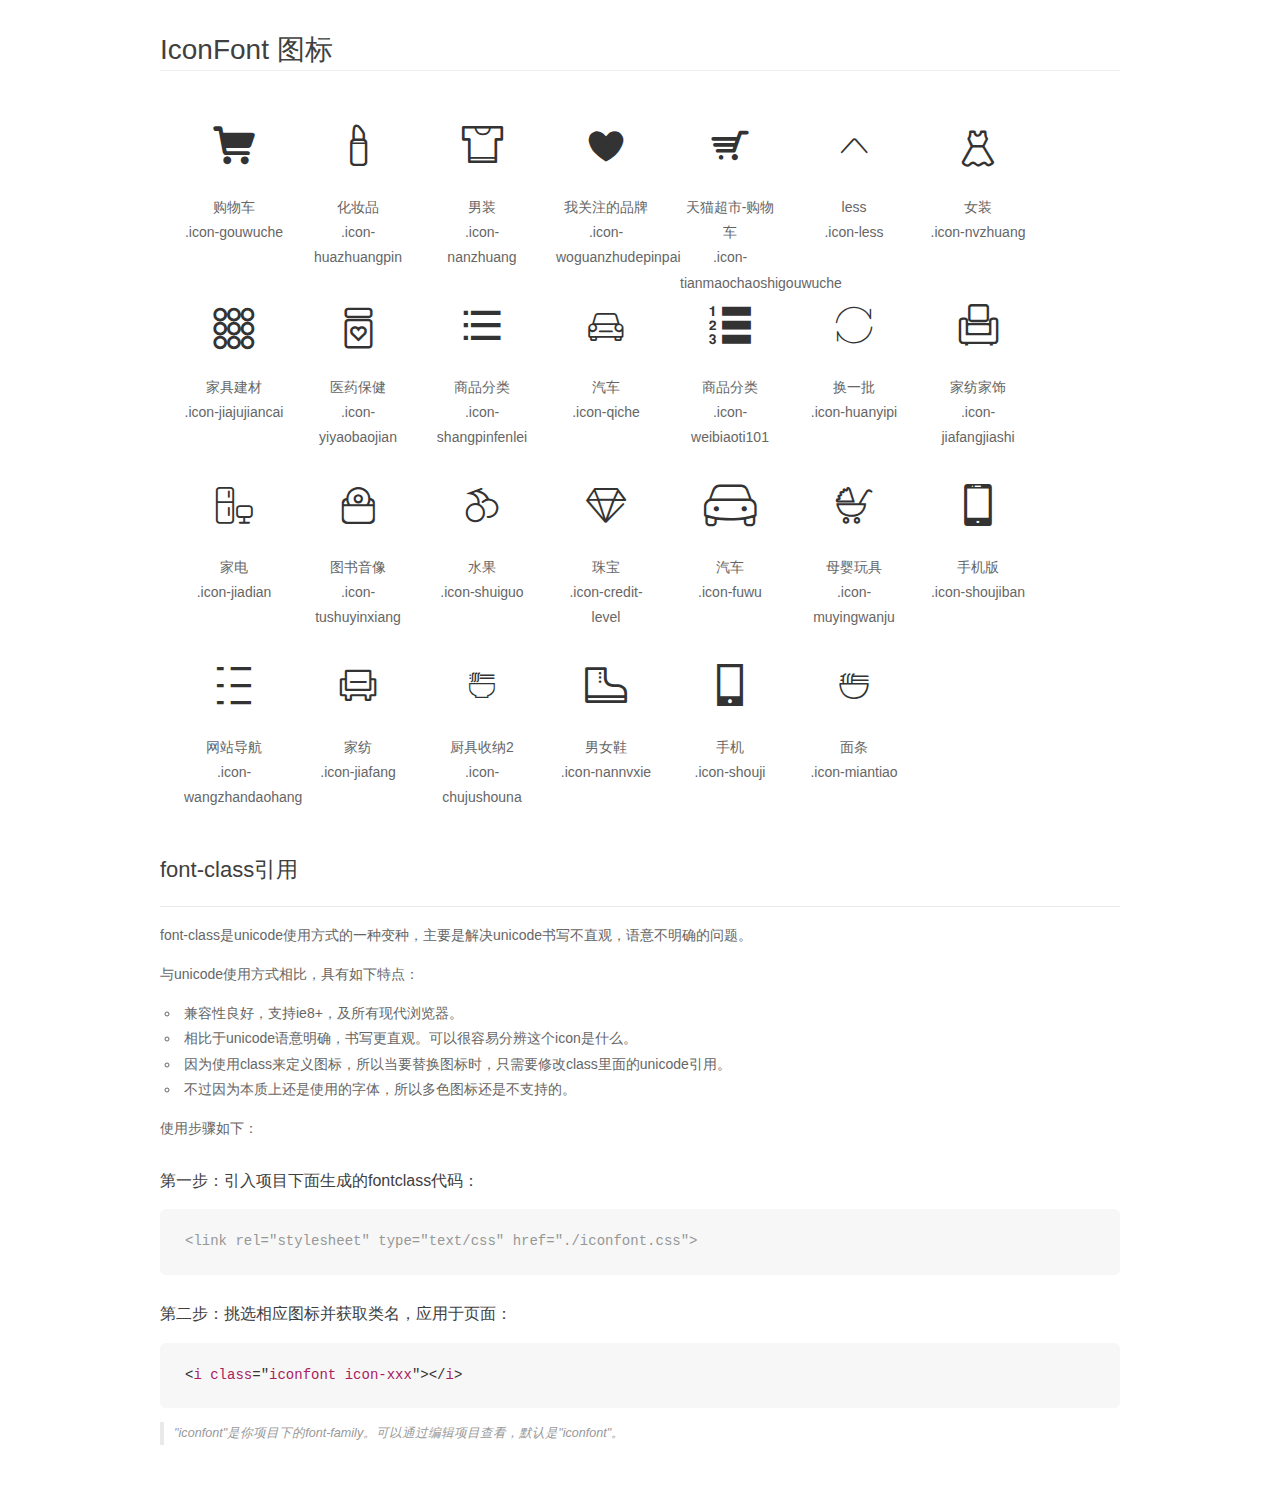
<file: iconfont/demo_fontclass.html>
<!DOCTYPE html>
<html>
<head>
    <meta charset="utf-8"/>
    <title>IconFont</title>
    <link rel="stylesheet" href="demo.css">
    <link rel="stylesheet" href="iconfont.css">
</head>
<body>
    <div class="main markdown">
        <h1>IconFont 图标</h1>
        <ul class="icon_lists clear">
            
                <li>
                <i class="icon iconfont icon-gouwuche"></i>
                    <div class="name">购物车</div>
                    <div class="fontclass">.icon-gouwuche</div>
                </li>
            
                <li>
                <i class="icon iconfont icon-huazhuangpin"></i>
                    <div class="name">化妆品</div>
                    <div class="fontclass">.icon-huazhuangpin</div>
                </li>
            
                <li>
                <i class="icon iconfont icon-nanzhuang"></i>
                    <div class="name">男装</div>
                    <div class="fontclass">.icon-nanzhuang</div>
                </li>
            
                <li>
                <i class="icon iconfont icon-woguanzhudepinpai"></i>
                    <div class="name">我关注的品牌</div>
                    <div class="fontclass">.icon-woguanzhudepinpai</div>
                </li>
            
                <li>
                <i class="icon iconfont icon-tianmaochaoshigouwuche"></i>
                    <div class="name">天猫超市-购物车</div>
                    <div class="fontclass">.icon-tianmaochaoshigouwuche</div>
                </li>
            
                <li>
                <i class="icon iconfont icon-less"></i>
                    <div class="name">less</div>
                    <div class="fontclass">.icon-less</div>
                </li>
            
                <li>
                <i class="icon iconfont icon-nvzhuang"></i>
                    <div class="name">女装</div>
                    <div class="fontclass">.icon-nvzhuang</div>
                </li>
            
                <li>
                <i class="icon iconfont icon-jiajujiancai"></i>
                    <div class="name">家具建材</div>
                    <div class="fontclass">.icon-jiajujiancai</div>
                </li>
            
                <li>
                <i class="icon iconfont icon-yiyaobaojian"></i>
                    <div class="name">医药保健</div>
                    <div class="fontclass">.icon-yiyaobaojian</div>
                </li>
            
                <li>
                <i class="icon iconfont icon-shangpinfenlei"></i>
                    <div class="name">商品分类</div>
                    <div class="fontclass">.icon-shangpinfenlei</div>
                </li>
            
                <li>
                <i class="icon iconfont icon-qiche"></i>
                    <div class="name">汽车</div>
                    <div class="fontclass">.icon-qiche</div>
                </li>
            
                <li>
                <i class="icon iconfont icon-weibiaoti101"></i>
                    <div class="name">商品分类</div>
                    <div class="fontclass">.icon-weibiaoti101</div>
                </li>
            
                <li>
                <i class="icon iconfont icon-huanyipi"></i>
                    <div class="name">换一批</div>
                    <div class="fontclass">.icon-huanyipi</div>
                </li>
            
                <li>
                <i class="icon iconfont icon-jiafangjiashi"></i>
                    <div class="name">家纺家饰</div>
                    <div class="fontclass">.icon-jiafangjiashi</div>
                </li>
            
                <li>
                <i class="icon iconfont icon-jiadian"></i>
                    <div class="name">家电</div>
                    <div class="fontclass">.icon-jiadian</div>
                </li>
            
                <li>
                <i class="icon iconfont icon-tushuyinxiang"></i>
                    <div class="name">图书音像</div>
                    <div class="fontclass">.icon-tushuyinxiang</div>
                </li>
            
                <li>
                <i class="icon iconfont icon-shuiguo"></i>
                    <div class="name">水果</div>
                    <div class="fontclass">.icon-shuiguo</div>
                </li>
            
                <li>
                <i class="icon iconfont icon-credit-level"></i>
                    <div class="name">珠宝</div>
                    <div class="fontclass">.icon-credit-level</div>
                </li>
            
                <li>
                <i class="icon iconfont icon-fuwu"></i>
                    <div class="name">汽车</div>
                    <div class="fontclass">.icon-fuwu</div>
                </li>
            
                <li>
                <i class="icon iconfont icon-muyingwanju"></i>
                    <div class="name">母婴玩具</div>
                    <div class="fontclass">.icon-muyingwanju</div>
                </li>
            
                <li>
                <i class="icon iconfont icon-shoujiban"></i>
                    <div class="name">手机版</div>
                    <div class="fontclass">.icon-shoujiban</div>
                </li>
            
                <li>
                <i class="icon iconfont icon-wangzhandaohang"></i>
                    <div class="name">网站导航</div>
                    <div class="fontclass">.icon-wangzhandaohang</div>
                </li>
            
                <li>
                <i class="icon iconfont icon-jiafang"></i>
                    <div class="name">家纺</div>
                    <div class="fontclass">.icon-jiafang</div>
                </li>
            
                <li>
                <i class="icon iconfont icon-chujushouna"></i>
                    <div class="name">厨具收纳2</div>
                    <div class="fontclass">.icon-chujushouna</div>
                </li>
            
                <li>
                <i class="icon iconfont icon-nannvxie"></i>
                    <div class="name">男女鞋</div>
                    <div class="fontclass">.icon-nannvxie</div>
                </li>
            
                <li>
                <i class="icon iconfont icon-shouji"></i>
                    <div class="name">手机</div>
                    <div class="fontclass">.icon-shouji</div>
                </li>
            
                <li>
                <i class="icon iconfont icon-miantiao"></i>
                    <div class="name">面条</div>
                    <div class="fontclass">.icon-miantiao</div>
                </li>
            
        </ul>

        <h2 id="font-class-">font-class引用</h2>
        <hr>

        <p>font-class是unicode使用方式的一种变种，主要是解决unicode书写不直观，语意不明确的问题。</p>
        <p>与unicode使用方式相比，具有如下特点：</p>
        <ul>
        <li>兼容性良好，支持ie8+，及所有现代浏览器。</li>
        <li>相比于unicode语意明确，书写更直观。可以很容易分辨这个icon是什么。</li>
        <li>因为使用class来定义图标，所以当要替换图标时，只需要修改class里面的unicode引用。</li>
        <li>不过因为本质上还是使用的字体，所以多色图标还是不支持的。</li>
        </ul>
        <p>使用步骤如下：</p>
        <h3 id="-fontclass-">第一步：引入项目下面生成的fontclass代码：</h3>


        <pre><code class="lang-js hljs javascript"><span class="hljs-comment">&lt;link rel="stylesheet" type="text/css" href="./iconfont.css"&gt;</span></code></pre>
        <h3 id="-">第二步：挑选相应图标并获取类名，应用于页面：</h3>
        <pre><code class="lang-css hljs">&lt;<span class="hljs-selector-tag">i</span> <span class="hljs-selector-tag">class</span>="<span class="hljs-selector-tag">iconfont</span> <span class="hljs-selector-tag">icon-xxx</span>"&gt;&lt;/<span class="hljs-selector-tag">i</span>&gt;</code></pre>
        <blockquote>
        <p>"iconfont"是你项目下的font-family。可以通过编辑项目查看，默认是"iconfont"。</p>
        </blockquote>
    </div>
</body>
</html>
</file>
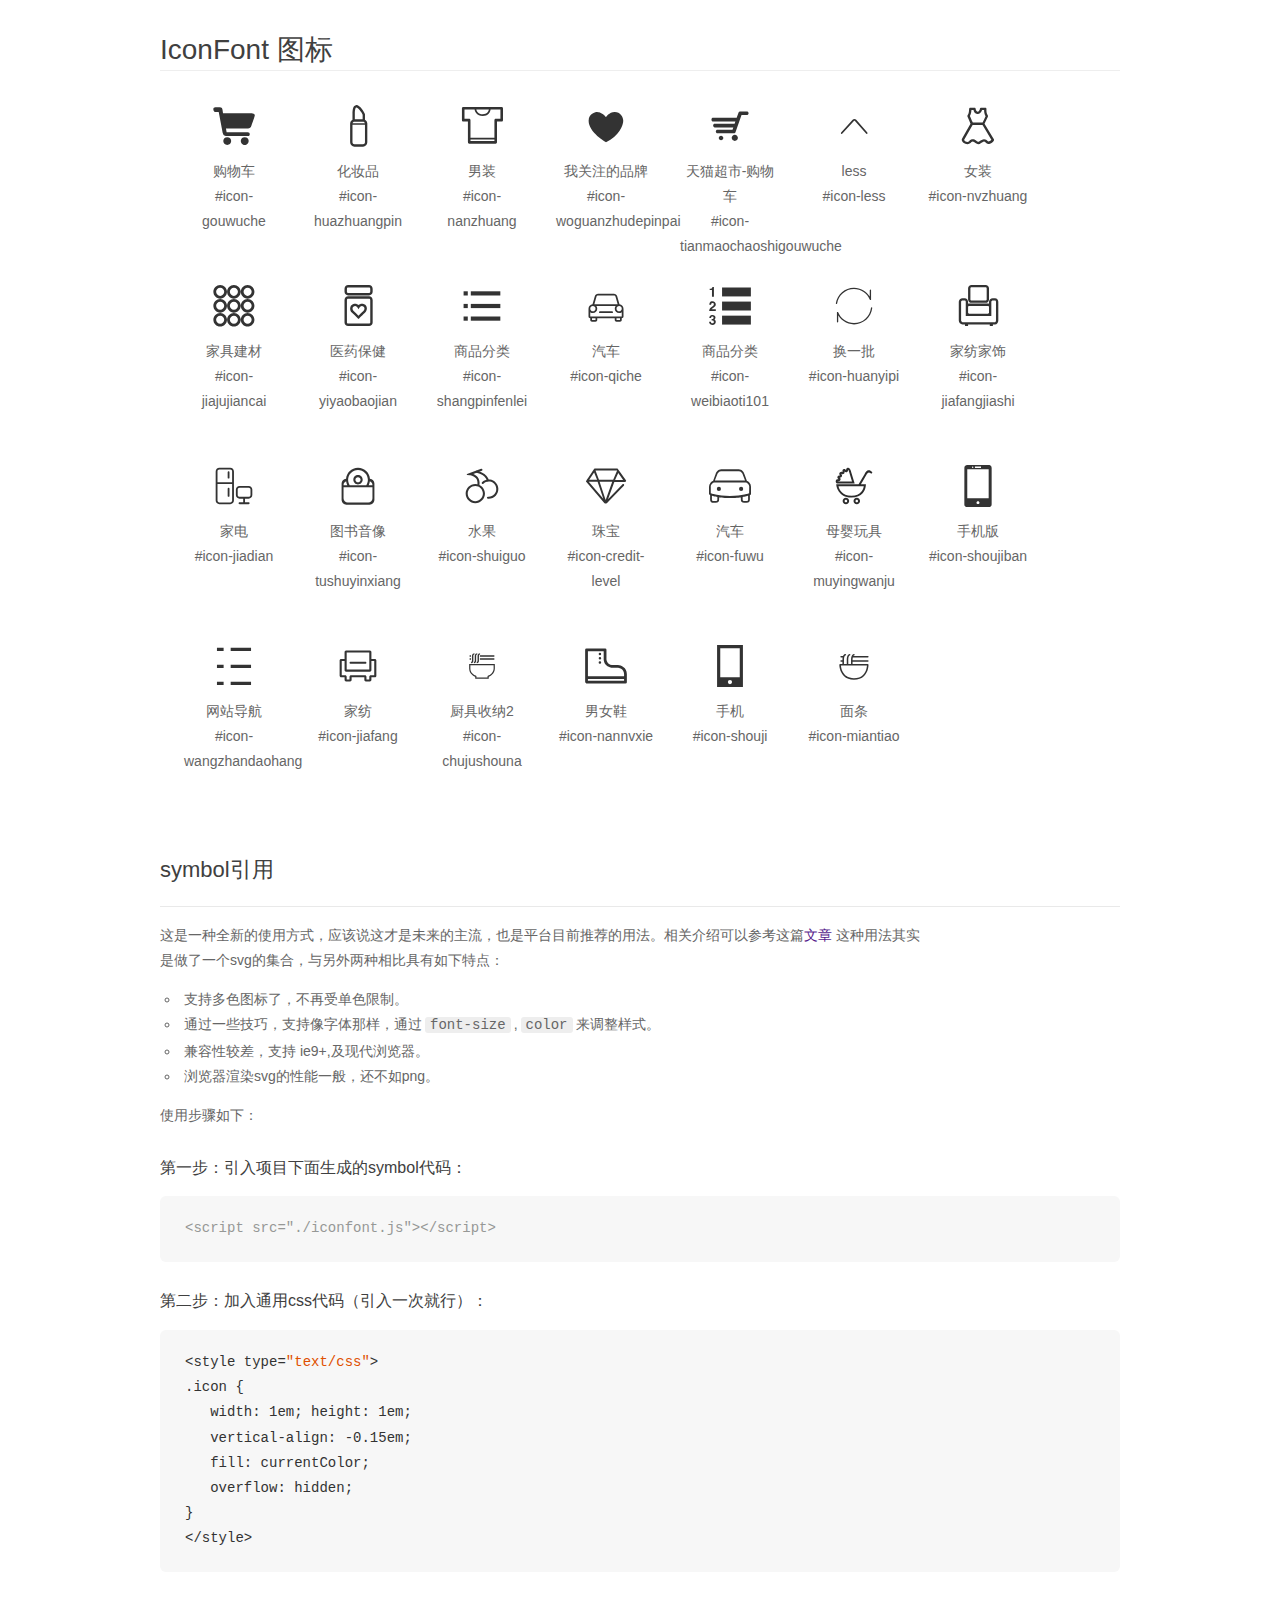
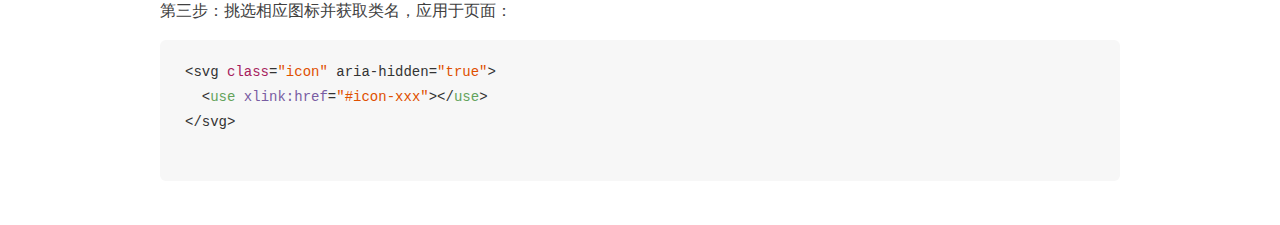
<file: iconfont/demo_symbol.html>
<!DOCTYPE html>
<html>
<head>
    <meta charset="utf-8"/>
    <title>IconFont</title>
    <link rel="stylesheet" href="demo.css">
    <script src="iconfont.js"></script>

    <style type="text/css">
        .icon {
          /* 通过设置 font-size 来改变图标大小 */
          width: 1em; height: 1em;
          /* 图标和文字相邻时，垂直对齐 */
          vertical-align: -0.15em;
          /* 通过设置 color 来改变 SVG 的颜色/fill */
          fill: currentColor;
          /* path 和 stroke 溢出 viewBox 部分在 IE 下会显示
             normalize.css 中也包含这行 */
          overflow: hidden;
        }

    </style>
</head>
<body>
    <div class="main markdown">
        <h1>IconFont 图标</h1>
        <ul class="icon_lists clear">
            
                <li>
                    <svg class="icon" aria-hidden="true">
                        <use xlink:href="#icon-gouwuche"></use>
                    </svg>
                    <div class="name">购物车</div>
                    <div class="fontclass">#icon-gouwuche</div>
                </li>
            
                <li>
                    <svg class="icon" aria-hidden="true">
                        <use xlink:href="#icon-huazhuangpin"></use>
                    </svg>
                    <div class="name">化妆品</div>
                    <div class="fontclass">#icon-huazhuangpin</div>
                </li>
            
                <li>
                    <svg class="icon" aria-hidden="true">
                        <use xlink:href="#icon-nanzhuang"></use>
                    </svg>
                    <div class="name">男装</div>
                    <div class="fontclass">#icon-nanzhuang</div>
                </li>
            
                <li>
                    <svg class="icon" aria-hidden="true">
                        <use xlink:href="#icon-woguanzhudepinpai"></use>
                    </svg>
                    <div class="name">我关注的品牌</div>
                    <div class="fontclass">#icon-woguanzhudepinpai</div>
                </li>
            
                <li>
                    <svg class="icon" aria-hidden="true">
                        <use xlink:href="#icon-tianmaochaoshigouwuche"></use>
                    </svg>
                    <div class="name">天猫超市-购物车</div>
                    <div class="fontclass">#icon-tianmaochaoshigouwuche</div>
                </li>
            
                <li>
                    <svg class="icon" aria-hidden="true">
                        <use xlink:href="#icon-less"></use>
                    </svg>
                    <div class="name">less</div>
                    <div class="fontclass">#icon-less</div>
                </li>
            
                <li>
                    <svg class="icon" aria-hidden="true">
                        <use xlink:href="#icon-nvzhuang"></use>
                    </svg>
                    <div class="name">女装</div>
                    <div class="fontclass">#icon-nvzhuang</div>
                </li>
            
                <li>
                    <svg class="icon" aria-hidden="true">
                        <use xlink:href="#icon-jiajujiancai"></use>
                    </svg>
                    <div class="name">家具建材</div>
                    <div class="fontclass">#icon-jiajujiancai</div>
                </li>
            
                <li>
                    <svg class="icon" aria-hidden="true">
                        <use xlink:href="#icon-yiyaobaojian"></use>
                    </svg>
                    <div class="name">医药保健</div>
                    <div class="fontclass">#icon-yiyaobaojian</div>
                </li>
            
                <li>
                    <svg class="icon" aria-hidden="true">
                        <use xlink:href="#icon-shangpinfenlei"></use>
                    </svg>
                    <div class="name">商品分类</div>
                    <div class="fontclass">#icon-shangpinfenlei</div>
                </li>
            
                <li>
                    <svg class="icon" aria-hidden="true">
                        <use xlink:href="#icon-qiche"></use>
                    </svg>
                    <div class="name">汽车</div>
                    <div class="fontclass">#icon-qiche</div>
                </li>
            
                <li>
                    <svg class="icon" aria-hidden="true">
                        <use xlink:href="#icon-weibiaoti101"></use>
                    </svg>
                    <div class="name">商品分类</div>
                    <div class="fontclass">#icon-weibiaoti101</div>
                </li>
            
                <li>
                    <svg class="icon" aria-hidden="true">
                        <use xlink:href="#icon-huanyipi"></use>
                    </svg>
                    <div class="name">换一批</div>
                    <div class="fontclass">#icon-huanyipi</div>
                </li>
            
                <li>
                    <svg class="icon" aria-hidden="true">
                        <use xlink:href="#icon-jiafangjiashi"></use>
                    </svg>
                    <div class="name">家纺家饰</div>
                    <div class="fontclass">#icon-jiafangjiashi</div>
                </li>
            
                <li>
                    <svg class="icon" aria-hidden="true">
                        <use xlink:href="#icon-jiadian"></use>
                    </svg>
                    <div class="name">家电</div>
                    <div class="fontclass">#icon-jiadian</div>
                </li>
            
                <li>
                    <svg class="icon" aria-hidden="true">
                        <use xlink:href="#icon-tushuyinxiang"></use>
                    </svg>
                    <div class="name">图书音像</div>
                    <div class="fontclass">#icon-tushuyinxiang</div>
                </li>
            
                <li>
                    <svg class="icon" aria-hidden="true">
                        <use xlink:href="#icon-shuiguo"></use>
                    </svg>
                    <div class="name">水果</div>
                    <div class="fontclass">#icon-shuiguo</div>
                </li>
            
                <li>
                    <svg class="icon" aria-hidden="true">
                        <use xlink:href="#icon-credit-level"></use>
                    </svg>
                    <div class="name">珠宝</div>
                    <div class="fontclass">#icon-credit-level</div>
                </li>
            
                <li>
                    <svg class="icon" aria-hidden="true">
                        <use xlink:href="#icon-fuwu"></use>
                    </svg>
                    <div class="name">汽车</div>
                    <div class="fontclass">#icon-fuwu</div>
                </li>
            
                <li>
                    <svg class="icon" aria-hidden="true">
                        <use xlink:href="#icon-muyingwanju"></use>
                    </svg>
                    <div class="name">母婴玩具</div>
                    <div class="fontclass">#icon-muyingwanju</div>
                </li>
            
                <li>
                    <svg class="icon" aria-hidden="true">
                        <use xlink:href="#icon-shoujiban"></use>
                    </svg>
                    <div class="name">手机版</div>
                    <div class="fontclass">#icon-shoujiban</div>
                </li>
            
                <li>
                    <svg class="icon" aria-hidden="true">
                        <use xlink:href="#icon-wangzhandaohang"></use>
                    </svg>
                    <div class="name">网站导航</div>
                    <div class="fontclass">#icon-wangzhandaohang</div>
                </li>
            
                <li>
                    <svg class="icon" aria-hidden="true">
                        <use xlink:href="#icon-jiafang"></use>
                    </svg>
                    <div class="name">家纺</div>
                    <div class="fontclass">#icon-jiafang</div>
                </li>
            
                <li>
                    <svg class="icon" aria-hidden="true">
                        <use xlink:href="#icon-chujushouna"></use>
                    </svg>
                    <div class="name">厨具收纳2</div>
                    <div class="fontclass">#icon-chujushouna</div>
                </li>
            
                <li>
                    <svg class="icon" aria-hidden="true">
                        <use xlink:href="#icon-nannvxie"></use>
                    </svg>
                    <div class="name">男女鞋</div>
                    <div class="fontclass">#icon-nannvxie</div>
                </li>
            
                <li>
                    <svg class="icon" aria-hidden="true">
                        <use xlink:href="#icon-shouji"></use>
                    </svg>
                    <div class="name">手机</div>
                    <div class="fontclass">#icon-shouji</div>
                </li>
            
                <li>
                    <svg class="icon" aria-hidden="true">
                        <use xlink:href="#icon-miantiao"></use>
                    </svg>
                    <div class="name">面条</div>
                    <div class="fontclass">#icon-miantiao</div>
                </li>
            
        </ul>


        <h2 id="symbol-">symbol引用</h2>
        <hr>

        <p>这是一种全新的使用方式，应该说这才是未来的主流，也是平台目前推荐的用法。相关介绍可以参考这篇<a href="">文章</a>
        这种用法其实是做了一个svg的集合，与另外两种相比具有如下特点：</p>
        <ul>
          <li>支持多色图标了，不再受单色限制。</li>
          <li>通过一些技巧，支持像字体那样，通过<code>font-size</code>,<code>color</code>来调整样式。</li>
          <li>兼容性较差，支持 ie9+,及现代浏览器。</li>
          <li>浏览器渲染svg的性能一般，还不如png。</li>
        </ul>
        <p>使用步骤如下：</p>
        <h3 id="-symbol-">第一步：引入项目下面生成的symbol代码：</h3>
        <pre><code class="lang-js hljs javascript"><span class="hljs-comment">&lt;script src="./iconfont.js"&gt;&lt;/script&gt;</span></code></pre>
        <h3 id="-css-">第二步：加入通用css代码（引入一次就行）：</h3>
        <pre><code class="lang-js hljs javascript">&lt;style type=<span class="hljs-string">"text/css"</span>&gt;
.icon {
   width: <span class="hljs-number">1</span>em; height: <span class="hljs-number">1</span>em;
   vertical-align: <span class="hljs-number">-0.15</span>em;
   fill: currentColor;
   overflow: hidden;
}
&lt;<span class="hljs-regexp">/style&gt;</span></code></pre>
        <h3 id="-">第三步：挑选相应图标并获取类名，应用于页面：</h3>
        <pre><code class="lang-js hljs javascript">&lt;svg <span class="hljs-class"><span class="hljs-keyword">class</span></span>=<span class="hljs-string">"icon"</span> aria-hidden=<span class="hljs-string">"true"</span>&gt;<span class="xml"><span class="hljs-tag">
  &lt;<span class="hljs-name">use</span> <span class="hljs-attr">xlink:href</span>=<span class="hljs-string">"#icon-xxx"</span>&gt;</span><span class="hljs-tag">&lt;/<span class="hljs-name">use</span>&gt;</span>
</span>&lt;<span class="hljs-regexp">/svg&gt;
        </span></code></pre>
    </div>
</body>
</html>
</file>
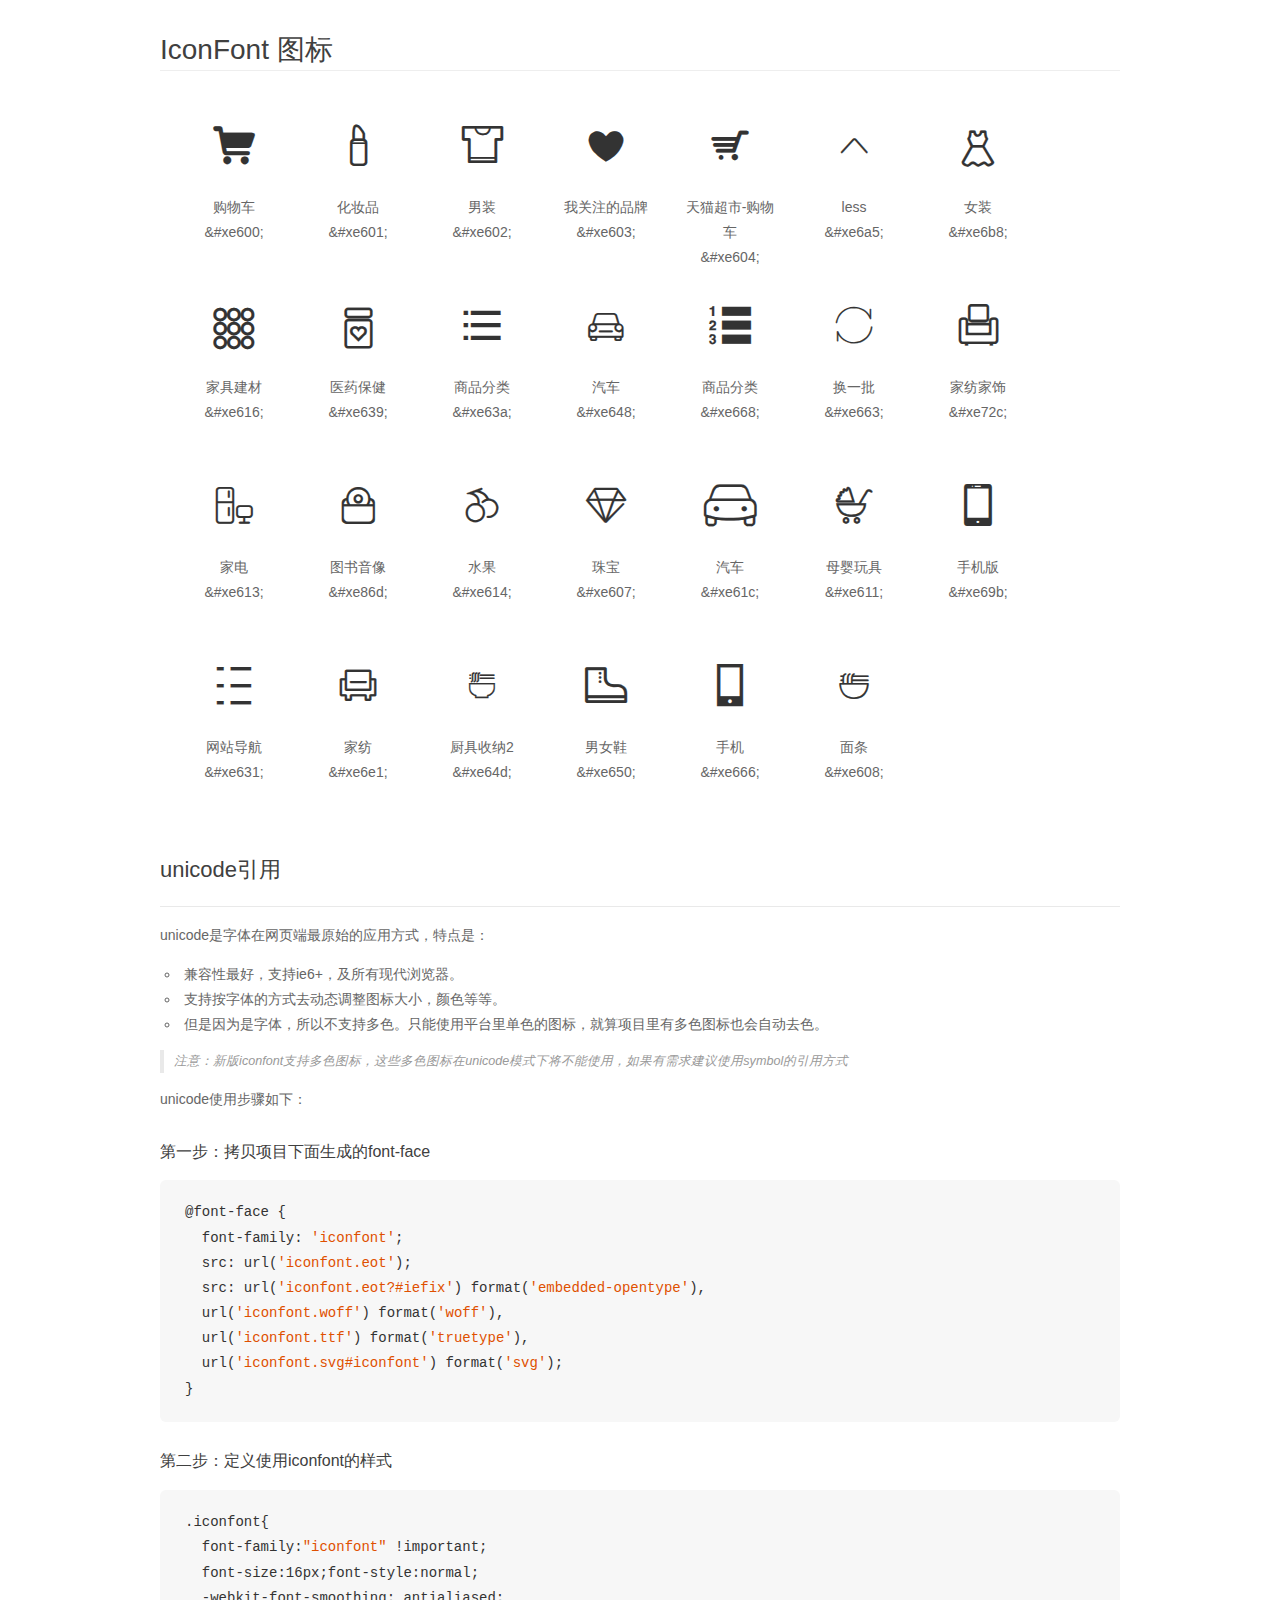
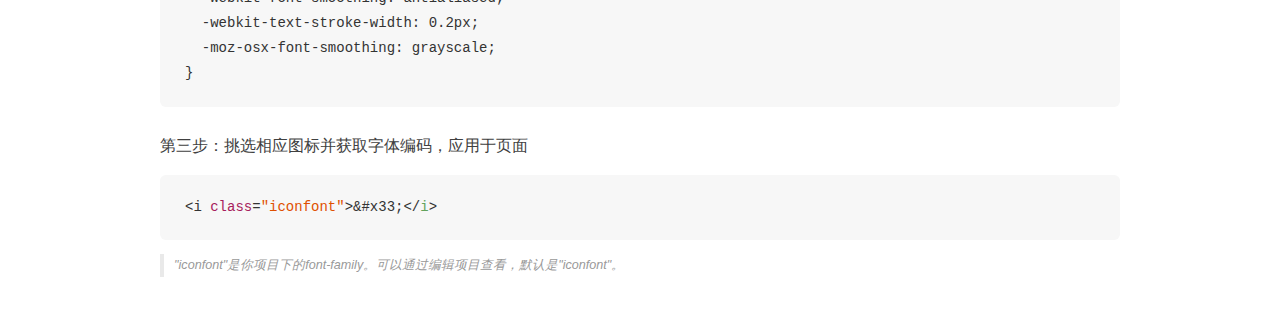
<file: iconfont/demo_unicode.html>
<!DOCTYPE html>
<html>
<head>
    <meta charset="utf-8"/>
    <title>IconFont</title>
    <link rel="stylesheet" href="demo.css">

    <style type="text/css">

        @font-face {font-family: "iconfont";
          src: url('iconfont.eot'); /* IE9*/
          src: url('iconfont.eot#iefix') format('embedded-opentype'), /* IE6-IE8 */
          url('iconfont.woff') format('woff'), /* chrome, firefox */
          url('iconfont.ttf') format('truetype'), /* chrome, firefox, opera, Safari, Android, iOS 4.2+*/
          url('iconfont.svg#iconfont') format('svg'); /* iOS 4.1- */
        }

        .iconfont {
          font-family:"iconfont" !important;
          font-size:16px;
          font-style:normal;
          -webkit-font-smoothing: antialiased;
          -webkit-text-stroke-width: 0.2px;
          -moz-osx-font-smoothing: grayscale;
        }

    </style>
</head>
<body>
    <div class="main markdown">
        <h1>IconFont 图标</h1>
        <ul class="icon_lists clear">
            
                <li>
                <i class="icon iconfont">&#xe600;</i>
                    <div class="name">购物车</div>
                    <div class="code">&amp;#xe600;</div>
                </li>
            
                <li>
                <i class="icon iconfont">&#xe601;</i>
                    <div class="name">化妆品</div>
                    <div class="code">&amp;#xe601;</div>
                </li>
            
                <li>
                <i class="icon iconfont">&#xe602;</i>
                    <div class="name">男装</div>
                    <div class="code">&amp;#xe602;</div>
                </li>
            
                <li>
                <i class="icon iconfont">&#xe603;</i>
                    <div class="name">我关注的品牌</div>
                    <div class="code">&amp;#xe603;</div>
                </li>
            
                <li>
                <i class="icon iconfont">&#xe604;</i>
                    <div class="name">天猫超市-购物车</div>
                    <div class="code">&amp;#xe604;</div>
                </li>
            
                <li>
                <i class="icon iconfont">&#xe6a5;</i>
                    <div class="name">less</div>
                    <div class="code">&amp;#xe6a5;</div>
                </li>
            
                <li>
                <i class="icon iconfont">&#xe6b8;</i>
                    <div class="name">女装</div>
                    <div class="code">&amp;#xe6b8;</div>
                </li>
            
                <li>
                <i class="icon iconfont">&#xe616;</i>
                    <div class="name">家具建材</div>
                    <div class="code">&amp;#xe616;</div>
                </li>
            
                <li>
                <i class="icon iconfont">&#xe639;</i>
                    <div class="name">医药保健</div>
                    <div class="code">&amp;#xe639;</div>
                </li>
            
                <li>
                <i class="icon iconfont">&#xe63a;</i>
                    <div class="name">商品分类</div>
                    <div class="code">&amp;#xe63a;</div>
                </li>
            
                <li>
                <i class="icon iconfont">&#xe648;</i>
                    <div class="name">汽车</div>
                    <div class="code">&amp;#xe648;</div>
                </li>
            
                <li>
                <i class="icon iconfont">&#xe668;</i>
                    <div class="name">商品分类</div>
                    <div class="code">&amp;#xe668;</div>
                </li>
            
                <li>
                <i class="icon iconfont">&#xe663;</i>
                    <div class="name">换一批</div>
                    <div class="code">&amp;#xe663;</div>
                </li>
            
                <li>
                <i class="icon iconfont">&#xe72c;</i>
                    <div class="name">家纺家饰</div>
                    <div class="code">&amp;#xe72c;</div>
                </li>
            
                <li>
                <i class="icon iconfont">&#xe613;</i>
                    <div class="name">家电</div>
                    <div class="code">&amp;#xe613;</div>
                </li>
            
                <li>
                <i class="icon iconfont">&#xe86d;</i>
                    <div class="name">图书音像</div>
                    <div class="code">&amp;#xe86d;</div>
                </li>
            
                <li>
                <i class="icon iconfont">&#xe614;</i>
                    <div class="name">水果</div>
                    <div class="code">&amp;#xe614;</div>
                </li>
            
                <li>
                <i class="icon iconfont">&#xe607;</i>
                    <div class="name">珠宝</div>
                    <div class="code">&amp;#xe607;</div>
                </li>
            
                <li>
                <i class="icon iconfont">&#xe61c;</i>
                    <div class="name">汽车</div>
                    <div class="code">&amp;#xe61c;</div>
                </li>
            
                <li>
                <i class="icon iconfont">&#xe611;</i>
                    <div class="name">母婴玩具</div>
                    <div class="code">&amp;#xe611;</div>
                </li>
            
                <li>
                <i class="icon iconfont">&#xe69b;</i>
                    <div class="name">手机版</div>
                    <div class="code">&amp;#xe69b;</div>
                </li>
            
                <li>
                <i class="icon iconfont">&#xe631;</i>
                    <div class="name">网站导航</div>
                    <div class="code">&amp;#xe631;</div>
                </li>
            
                <li>
                <i class="icon iconfont">&#xe6e1;</i>
                    <div class="name">家纺</div>
                    <div class="code">&amp;#xe6e1;</div>
                </li>
            
                <li>
                <i class="icon iconfont">&#xe64d;</i>
                    <div class="name">厨具收纳2</div>
                    <div class="code">&amp;#xe64d;</div>
                </li>
            
                <li>
                <i class="icon iconfont">&#xe650;</i>
                    <div class="name">男女鞋</div>
                    <div class="code">&amp;#xe650;</div>
                </li>
            
                <li>
                <i class="icon iconfont">&#xe666;</i>
                    <div class="name">手机</div>
                    <div class="code">&amp;#xe666;</div>
                </li>
            
                <li>
                <i class="icon iconfont">&#xe608;</i>
                    <div class="name">面条</div>
                    <div class="code">&amp;#xe608;</div>
                </li>
            
        </ul>
        <h2 id="unicode-">unicode引用</h2>
        <hr>

        <p>unicode是字体在网页端最原始的应用方式，特点是：</p>
        <ul>
        <li>兼容性最好，支持ie6+，及所有现代浏览器。</li>
        <li>支持按字体的方式去动态调整图标大小，颜色等等。</li>
        <li>但是因为是字体，所以不支持多色。只能使用平台里单色的图标，就算项目里有多色图标也会自动去色。</li>
        </ul>
        <blockquote>
        <p>注意：新版iconfont支持多色图标，这些多色图标在unicode模式下将不能使用，如果有需求建议使用symbol的引用方式</p>
        </blockquote>
        <p>unicode使用步骤如下：</p>
        <h3 id="-font-face">第一步：拷贝项目下面生成的font-face</h3>
        <pre><code class="lang-js hljs javascript">@font-face {
  font-family: <span class="hljs-string">'iconfont'</span>;
  src: url(<span class="hljs-string">'iconfont.eot'</span>);
  src: url(<span class="hljs-string">'iconfont.eot?#iefix'</span>) format(<span class="hljs-string">'embedded-opentype'</span>),
  url(<span class="hljs-string">'iconfont.woff'</span>) format(<span class="hljs-string">'woff'</span>),
  url(<span class="hljs-string">'iconfont.ttf'</span>) format(<span class="hljs-string">'truetype'</span>),
  url(<span class="hljs-string">'iconfont.svg#iconfont'</span>) format(<span class="hljs-string">'svg'</span>);
}
</code></pre>
        <h3 id="-iconfont-">第二步：定义使用iconfont的样式</h3>
        <pre><code class="lang-js hljs javascript">.iconfont{
  font-family:<span class="hljs-string">"iconfont"</span> !important;
  font-size:<span class="hljs-number">16</span>px;font-style:normal;
  -webkit-font-smoothing: antialiased;
  -webkit-text-stroke-width: <span class="hljs-number">0.2</span>px;
  -moz-osx-font-smoothing: grayscale;
}
</code></pre>
        <h3 id="-">第三步：挑选相应图标并获取字体编码，应用于页面</h3>
        <pre><code class="lang-js hljs javascript">&lt;i <span class="hljs-class"><span class="hljs-keyword">class</span></span>=<span class="hljs-string">"iconfont"</span>&gt;&amp;#x33;<span class="xml"><span class="hljs-tag">&lt;/<span class="hljs-name">i</span>&gt;</span></span></code></pre>

        <blockquote>
        <p>"iconfont"是你项目下的font-family。可以通过编辑项目查看，默认是"iconfont"。</p>
        </blockquote>
    </div>


</body>
</html>
</file>
<file: css/base.css>
@charset 'UTF-8';

body,h1,h2,h3,h4,h5,h6,p,dd{margin:0;}
ul,ol,dl{margin:0;padding:0;list-style:none;}
img{border:none;vertical-align:middle;}
a{text-decoration:none;color:inherit;outline:none;}
body{font:14px/1.5 'Microsoft Yahei',sans-serif;/*sans-serif 是手机默认字体*/}

/*---------------------------------------
				 font 
---------------------------------------*/
/*** font-size***/
.f-siz12{font-size:12px;}
.f-siz14{font-size:14px;}
.f-siz16{font-size:16px;}
.f-siz18{font-size:18px;}
.f-siz20{font-size:20px;}
.f-siz22{font-size:22px;}
.f-siz24{font-size:24px;}
.f-siz26{font-size:26px;}
.f-siz28{font-size:28px;}
.f-siz30{font-size:30px;}

.f-wei-nor{font-weight: normal;}
.f-wei-b{font-weight: bold;}
.f-sty-nor{font-style: normal;}
/*--------------------------
		 border 
-----------------------------*/
.bor{border:1px solid #eee;}
.bor-t{border-top:1px solid #eee;}
.bor-r{border-right:1px solid #eee;}
.bor-b{border-bottom:1px solid #eee;}
.bor-l{border-left:1px solid #eee;}

/**************************************************
=========== padding ===============================
**************************************************/
.pad-5{padding:5px;}
.pad-10{padding:10px;}
.pad-15{padding:15px;}
.pad-20{padding:20px;}
.pad-25{padding:25px;}

.pad-t5{padding-top:5px;}
.pad-t10{padding-top:10px;}
.pad-t15{padding-top:15px;}
.pad-t20{padding-top:20px;}
.pad-t25{padding-top:25px;}
.pad-t30{padding-top:30px;}
.pad-t5{padding-top:5px;}

.pad-r0{padding-right:0;}
.pad-r5{padding-right:5px;}
.pad-r10{padding-right:10px;}
.pad-r15{padding-right:15px;}
.pad-r20{padding-right:20px;}
.pad-r25{padding-right:25px;}
.pad-r30{padding-right:30px;}

.pad-b5{padding-bottom:5px;}
.pad-b10{padding-bottom:10px;}
.pad-b15{padding-bottom:15px;}
.pad-b20{padding-bottom:20px;}
.pad-b25{padding-bottom:25px;}
.pad-b30{padding-bottom:30px;}

.pad-l0{padding-left:0;}
.pad-l5{padding-left:5px;}
.pad-l10{padding-left:10px;}
.pad-l15{padding-left:15px;}
.pad-l20{padding-left:20px;}
.pad-l25{padding-left:25px;}
.pad-l30{padding-left:30px;}


/**************************************************
=========== margin ===============================
**************************************************/
.mar-auto{margin-left:auto;margin-right:auto;}
.mar-5{margin:5px;}
.mar-10{margin:10px;}
.mar-15{margin:15px;}
.mar-20{margin:20px;}
.mar-25{margin:25px;}

.mar-t5{margin-top:5px;}
.mar-t10{margin-top:10px;}
.mar-t15{margin-top:15px;}
.mar-t20{margin-top:20px;}
.mar-t25{margin-top:25px;}
.mar-t30{margin-top:30px;}
.mar-t5{margin-top:5px;}

.mar-r5{margin-right:5px;}
.mar-r10{margin-right:10px;}
.mar-r15{margin-right:15px;}
.mar-r20{margin-right:20px;}
.mar-r25{margin-right:25px;}
.mar-r30{margin-right:30px;}

.mar-b5{margin-bottom:5px;}
.mar-b10{margin-bottom:10px;}
.mar-b15{margin-bottom:15px;}
.mar-b20{margin-bottom:20px;}
.mar-b25{margin-bottom:25px;}
.mar-b30{margin-bottom:30px;}

.mar-l5{margin-left:5px;}
.mar-l10{margin-left:10px;}
.mar-l15{margin-left:15px;}
.mar-l20{margin-left:20px;}
.mar-l25{margin-left:25px;}
.mar-l30{margin-left:30px;}

/******* float *******/
.clearfix:after{
	content: '';
	display: block;
	height: 0;
	line-height: 0;
	visibility: hidden;
	clear: both;
}
.fl{float:left;}
.fr{float:right;}

/* .row{ margin-left:-15px; margin-right:-15px; } */
/*************************************
===============position===============
***********************************/
.pos-r{position:relative;} .pos-a{position:absolute;} .pos-f{position:fixed;}
.t{top: 0;} .r{right: 0;} .b{bottom:0;} .l{left: 0;}
.zindex-9 {z-index:9;}
.zindex-99 {z-index:99;}
.zindex-999 {z-index:999;}
.zindex-9999 {z-index:9999;}
.zindex-99999 {z-index:99999;}
.zindex-999999 {z-index:999999;}
/****************************
	========= text =========
*****************************/
/*** display ***/
.dis-b {display:block;}
.dis-ib {display:inline-block;}
.dis-n {display:none;}
/*** text-align ***/
.t-a-l {text-align:left;}
.t-a-c {text-align:center;}
.t-a-r {text-align:right;}
/*** vertical ***/
.ver-a-m{vertical-align:middle;}
/*** overflow ***/
.over-h{overflow:hidden;}

/**************************************
================ color ========================
*****************************************/

.c-000{color:#000;}
.c-100{color:#100;}
.c-200{color:#200;}
.c-300{color:#300;}
.c-400{color:#400;}
.c-500{color:#500;}
.c-600{color:#600;}
.c-700{color:#700;}
.c-800{color:#800;}
.c-900{color:#900;}
.c-a00{color:#a00;}
.c-b00{color:#b00;}
.c-c00{color:#c00;}
.c-d00{color:#d00;}
.c-e00{color:#e00;}
.c-f00{color:#f00;}
/******************/
.c-010{color:#010;}
.c-020{color:#020;}
.c-030{color:#030;}
.c-040{color:#040;}
.c-050{color:#050;}
.c-060{color:#060;}
.c-070{color:#070;}
.c-080{color:#080;}
.c-090{color:#090;}
.c-0a0{color:#0a0;}
.c-0b0{color:#0b0;}
.c-0c0{color:#0c0;}
.c-0d0{color:#0d0;}
.c-0e0{color:#0e0;}
.c-0f0{color:#0f0;}
/*******************/
.c-001{color:#001;}
.c-002{color:#002;}
.c-003{color:#003;}
.c-004{color:#004;}
.c-005{color:#005;}
.c-006{color:#006;}
.c-007{color:#007;}
.c-008{color:#008;}
.c-009{color:#009;}
.c-00a{color:#00a;}
.c-00b{color:#00b;}
.c-00c{color:#00c;}
.c-00d{color:#00d;}
.c-00e{color:#00e;}
.c-00f{color:#00f;}
/******************/
.c-111{color:#111;}
.c-222{color:#222;}
.c-333{color:#333;}
.c-444{color:#444;}
.c-555{color:#555;}
.c-666{color:#666;}
.c-777{color:#777;}
.c-888{color:#888;}
.c-999{color:#999;}
.c-aaa{color:#aaa;}
.c-bbb{color:#bbb;}
.c-ccc{color:#ccc;}
.c-eee{color:#ddd;}
.c-fff{color:#fff;}
/*****************/
.c-fa0{color:#fa0;}
.c-af0{color:#af0;}
.c-f0a{color:#f0a;}
.c-a0f{color:#a0f;}
.c-0af{color:#0af;}
.c-0fa{color:#0fa;}
/*************************************
======== background-color ===========
************************************/
.bgc-000{background-color:#000;}
.bgc-100{background-color:#100;}
.bgc-200{background-color:#200;}
.bgc-300{background-color:#300;}
.bgc-400{background-color:#400;}
.bgc-500{background-color:#500;}
.bgc-600{background-color:#600;}
.bgc-700{background-color:#700;}
.bgc-800{background-color:#800;}
.bgc-900{background-color:#900;}
.bgc-a00{background-color:#a00;}
.bgc-b00{background-color:#b00;}
.bgc-c00{background-color:#c00;}
.bgc-d00{background-color:#d00;}
.bgc-e00{background-color:#e00;}
.bgc-f00{background-color:#f00;}
/******************************/
.bgc-010{background-color:#010;}
.bgc-020{background-color:#020;}
.bgc-030{background-color:#030;}
.bgc-040{background-color:#040;}
.bgc-050{background-color:#050;}
.bgc-060{background-color:#060;}
.bgc-070{background-color:#070;}
.bgc-080{background-color:#080;}
.bgc-090{background-color:#090;}
.bgc-0a0{background-color:#0a0;}
.bgc-0b0{background-color:#0b0;}
.bgc-0c0{background-color:#0c0;}
.bgc-0d0{background-color:#0d0;}
.bgc-0e0{background-color:#0e0;}
.bgc-0f0{background-color:#0f0;}
/*****************************/
.bgc-001{background-color:#001;}
.bgc-002{background-color:#002;}
.bgc-003{background-color:#003;}
.bgc-004{background-color:#004;}
.bgc-005{background-color:#005;}
.bgc-006{background-color:#006;}
.bgc-007{background-color:#007;}
.bgc-008{background-color:#008;}
.bgc-009{background-color:#009;}
.bgc-00a{background-color:#00a;}
.bgc-00b{background-color:#00b;}
.bgc-00c{background-color:#00c;}
.bgc-00d{background-color:#00d;}
.bgc-00e{background-color:#00e;}
.bgc-00f{background-color:#00f;}
/*******************************/
.bgc-111{background-color:#111;}
.bgc-222{background-color:#222;}
.bgc-333{background-color:#333;}
.bgc-444{background-color:#444;}
.bgc-555{background-color:#555;}
.bgc-666{background-color:#666;}
.bgc-777{background-color:#777;}
.bgc-888{background-color:#888;}
.bgc-999{background-color:#999;}
.bgc-aaa{background-color:#aaa;}
.bgc-bbb{background-color:#bbb;}
.bgc-ccc{background-color:#ccc;}
.bgc-eee{background-color:#ddd;}
.bgc-fff{background-color:#fff;}
/*******************************/
.bgc-fa0{background-color:#fa0;}
.bgc-af0{background-color:#af0;}
.bgc-f0a{background-color:#f0a;}
.bgc-a0f{background-color:#a0f;}
.bgc-0af{background-color:#0af;}
.bgc-0fa{background-color:#0fa;}
</file>
<file: css/nav.css>
@charset "utf-8";
body{padding-right:30px;}


/*页眉*/
.nav{width:100%;height:32px;background-color:#F2F2F2;border-bottom:1px solid #E5E5E5;color:#999;font-size:12px;}
.nav a:hover{color:#FF0036;}
.nav .subnav{width:1230px;height:32px;margin:0 auto;}
.nav .l-bar{width:218px;height:32px;}
.nav .l-bar em{font-style:normal;line-height:32px;}
.nav .l-bar .login,.regsiter{padding:0 10px;line-height:32px;}
.nav .l-bar .login{padding-left:20px;}

.nav .r-bar .menu>li{float:left;line-height:32px;}
.nav .r-bar .arrow{
	display:inline-block;
	margin-left:3px;
	margin-bottom:2px;
	font-size:0px;
	vertical-align:middle;
	border:3px solid transparent;
	border-top-color:#999;
	border-bottom:none;
	}
.nav .r-bar i{font-size:12px;color:#FF0036;}
.nav .r-bar .number{color:#666;padding:0 2px;font-weight:700;font-family: Arial;}
.nav .r-bar .line{height:14px;margin:9px 1px 9px 6px;border-left:1px solid #ccc;}
.nav .r-bar .pl{margin:0 10px;}
/* 我的淘宝 */
.nav .r-bar .my-tb{position:relative;}
.nav .r-bar .my-tb:hover{background-color:#FFF;border-bottom:1px solid white;}
.nav .r-bar .my-tb:hover .my-tb-box{display:block;background-color:#FFF;}
.nav .r-bar .my-tb:hover .arrow{transform:rotate(180deg);transition:.3s;}
.nav .r-bar .my-tb a:hover{text-decoration:underline;}
.nav .r-bar .my-tb-h{display:block;padding:0 6px 0 11px;}
.nav .r-bar .my-tb .my-tb-box{position:absolute;top:33px;left:-1px;z-index:999;display:none;padding:8.5px 11px;width:74px;border:1px solid #F2F2F2;border-top:none;}
.nav .r-bar .my-tb .my-tb-box a{display:block;line-height:20px;}

/* 收藏夹 */
.nav .r-bar .save  .my-tb-box{width:62px;}
/* 商家支持 */
.nav .r-bar .support{position:relative;}
.nav .r-bar .support  .my-tb-box{width:144px;position:absolute;left:-71px;top:33px;padding:0;}
.nav .r-bar .support  .my-tb-box>ul{margin:3px 11px 8px 11px;}
.nav .r-bar .support  .my-tb-box>ul>li{border-bottom:1px dashed #ccc;padding:6px 0;}
.nav .r-bar .support  .my-tb-box h3{font-size:12px;height:20px;line-height:20px;}
.nav .r-bar .support  .my-tb-box a{height:20px;line-height:20px;}
.nav .r-bar .support  .my-tb-box .help>li,.nav .r-bar .support  .my-tb-box .buseness>li{float:left;}
.nav .r-bar .support  .my-tb-box .b-r{margin-left:20px;}
/* 网站导航 */
.nav .r-bar .web-nav{}
.nav .r-bar .web-nav>a{float:left;}
.nav .r-bar .web-nav>.my-tb-box{width:1200px;height:251px;left:-1110px;margin:0;padding:0;}
.nav .r-bar .web-nav>.my-tb-box>ul>li{margin:30px 0;}

.nav .r-bar .web-nav>.my-tb-box>ul>li{border-right:1px dashed #ccc;}
.nav .r-bar .web-nav>.my-tb-box>ul>li>h3{margin-left:30px;font-size:16px;font-weight:normal;}
.nav .r-bar .web-nav>.my-tb-box>ul>li>ul>li{margin-left:30px;color:black;width:60px;}
.nav .r-bar .web-nav>.my-tb-box>ul>li a{display:inline;line-height:20px;margin:10px 0;}

.nav .r-bar .web-nav>.my-tb-box .hot{width:300px;border-right:1px dashed #ccc;}
.nav .r-bar .web-nav>.my-tb-box .hot>h3{margin-left:30px;color:orange;}
.nav .r-bar .web-nav>.my-tb-box .hot a:hover{color:orange;}

.nav .r-bar .web-nav>.my-tb-box .market{width:400px;border-right:1px dashed #ccc;}
.nav .r-bar .web-nav>.my-tb-box .market>h3{margin-left:30px;color:blue}
.nav .r-bar .web-nav>.my-tb-box .market a:hover{color:blue}

.nav .r-bar .web-nav>.my-tb-box .brand{width:300px;height:200px;border-right:1px dashed #ccc;}
.nav .r-bar .web-nav>.my-tb-box .brand>h3{margin-left:30px;color:black;}
.nav .r-bar .web-nav>.my-tb-box .brand a:hover{color:black;}

.nav .r-bar .web-nav>.my-tb-box .help{height:200px;border-right:none;}
.nav .r-bar .web-nav>.my-tb-box .help>h3{margin-left:30px;color:black;}
.nav .r-bar .web-nav>.my-tb-box .help a:hover{color:black;}


.nav .r-bar .web-nav>.my-tb-box .h{position:absolute;top:-7px;right:-10px;display:block;width:10px;height:10px;background:url('../images/tb1gyxlgfxxxxcexvxxcecu6vxx-439-220.png') no-repeat -37px -1px;}
.nav .r-bar .web-nav>.my-tb-box .n{position:absolute;top:-7px;right:-10px;display:block;width:10px;height:10px;background:url('../images/tb1gyxlgfxxxxcexvxxcecu6vxx-439-220.png') no-repeat -37px -12px;}




/* 搜索 */
.search-content{margin:0 auto;width:1230px;height:130px;}
.search-content h1>img{display:block;margin-left:-20px;width:240px;height:130px;}

.search{margin:38px 0 0 98px;font-size:14px;font-family:'微软雅黑';}
.search-top .s-f{position:relative;border:2px solid #FF0036; }
.search-top .input{padding:0 0 0 8px;width:483px;line-height:36px;height:36px;border:none;outline:none;font-size:14px;}
.search-top label{position:absolute;left:8px;top:0px;z-index:1;line-height:36px;width:483px;cursor:text;color:#black;user-select:none;}
.search-top .input:focus + label{color:#ccc;z-index:-1;}
.search-top .btn{width:132px;height:36px;border:none;outline:none;background-color:#FF0036;font-size:18px;font-weight:700;color:white;cursor:pointer;}

.search-btm{margin-left:-12px;color:#999;}
.search-btm>ul>li{float:left;padding:0 12px;margin-top:7px;line-height:1.1;border-right:1px solid #ccc;}
.search-btm>ul .l-9{border-right:none;color:#FF0036;}
</file>
<file: css/index.css>
@charset 'utf-8';
/* 小导航 */
.bar {margin:0;width:100%;height:36px;background-color:#FF0036;}
.bar-wrap{width:1230px;height:36px;margin:0 auto;}
.bar-content ul{margin-left:215px;}
.bar-content ul li{float:left;}
.bar-content ul li a{position:relative;display:block;padding:0 15px;line-height:36px;text-align:center;font-size:16px;color:white;}
.bar-content ul li a:hover .bar-ear{top:-10px;transition:.3s;}
.bar-m,.bar-g{display:block;width:90px;height:36px;}
.bar-ear{position:absolute;top:0;left:50%;margin-left:-20px;z-index:-1;}


 /*  商品分类 */
.bar-wrap .side-bar{position:absolute;left:0;top:0;z-index:1;width:200px;height:536px;background-color:#F2F2F2;}

.bar-wrap .side-bar>h3{padding-left:15px;height:36px;line-height:36px;background-color:#E22127;color:white;}
.bar-wrap .side-bar>h3 i{margin-right:10px;}
.bar-wrap .side-bar>ul>li{padding-left:15px;height:31.25px;line-height:31.25px;}
.bar-wrap .side-bar>ul>li:hover{background-color:#fff;color:#EB6C96;font-weight:bold;}
.bar-wrap .side-bar>ul>li:hover .side-bar-c{display:block;font-weight:normal;color:#666;}
.bar-wrap .side-bar>ul>li i{margin-right:8px;color:#999;}

/* 导航框框很多内容 */
.EB6C96{color:#EB6C96;}
.side-bar-c{position:absolute;display:none;left:200px;top:36px;width:852px;height:500px;background-color:#FFFFFF;}
.side-bar-c-left{float:left;width:645px;height:500px;background-color:#fff;}
.side-bar-c-left a{margin:0 7px;}
.side-bar-c-left a:hover{color:#EB6C96;}
.side-bar-c-left ul{margin:0px 30px 0;padding:0;}
.side-bar-c-left ul>li{line-height:22px;font-size:14px;}
.side-bar-c-left ul>li>span{padding:12px 0px;float:left;}
.side-bar-c-left ul>li>p{padding:12px 0px;float:left;width:60px;text-align-last:justify;text-align:justify; text-justify:inter-ideograph;font-weight:bold;color:#333;}
.side-bar-c-left ul>li>div{padding:12px 0px;margin-left:20px;float:left;width:494px;border-bottom:1px dashed #ddd;color:#666;font-size:0px;line-height:0;}
.side-bar-c-left ul>li>div>a{display:inline-block;line-height:22px;font-size:14px;}
.side-bar-c-left ul>li>div>a>span{color:#EB6C96;}
.side-bar-c-right{float:left;height:500px;width:207px;background-color:#FAFAFA;}

/* 变色 */
.side-bar-2:hover a{color:#427DEF;}
.side-bar-3:hover a{color:#7B64F0;}
.side-bar-4:hover a{color:#E74B7F;}
.side-bar-5:hover a{color:#6F55EE;}
.side-bar-6:hover a{color:#A2BFF7;}
.side-bar-7:hover a{color:#FA5C5C;}
.side-bar-8:hover a{color:#FBD69E;}
.side-bar-9:hover a{color:#F7A831;}
.side-bar-10:hover a{color:#6E9BF3;}
.side-bar-11:hover a{color:#DD2727;}
.side-bar-12:hover a{color:#427DEF;}
.side-bar-13:hover a{color:#FAC87C;}
.side-bar-14:hover a{color:#71D6C6;}
.side-bar-15:hover a{color:#EB7F7F;}
.side-bar-16:hover a{color:#3BC7B0;}
.side-bar-2 .side-bar-c-left a:hover{color:#427DEF;}
.side-bar-2 .side-bar-c-left ul>li>div>a>span{color:#427DEF;}







/* 框框右边的一系列公司logo */
.side-bar-c-right-logo{margin:10px 0 0 9px;font-size:0px;}
.side-bar-c-right-logo a{display:inline-block;margin:1px;padding:4px 10px;background-color:#FDFDFD;}
.side-bar-c-right-logo a img{width:73px;height:37px;}
.side-bar-c-right-biglogo a{display:inline-block;margin:12px 0 0 10px;}
.side-bar-c-right-biglogo img{width:189px;height:87px;}



/* 轮播图 */
#t{width:100%;height:500px;}
.wrap{height:500px;width:1230px;overflow: hidden;position: relative;margin:0 auto;}
.wrap ul{position:absolute;} 
.wrap ul li{position:relative;width:1190px;height:500px;}
.wrap ul li>a{margin-right:0;}
.wrap ul li .pic-cover a:first-child{position:absolute;right:0;top:10px;}
.wrap ul li .pic-cover a:last-child{position:absolute;right:0;top:254px;}
.wrap ul li .pic-cover a{display:block;width:220px;height:234px;background-color:rgba(255,255,255,.5);}
.wrap ul li .pic-cover a:hover{background-color:rgba(255,255,255,1);}
.wrap ul li .pic-cover a img{width:220px;height:234px;}
.wrap ul li img{display:block;}
.pic0{background-color:#BCF4B7}
.pic1{background-color:#E8E8E8}
.pic2{background-color:#B80000}
.pic3{background-color:#473FF5}
.pic4{background-color:#070506}
.pic5{background-color:#E8E8E8}
.wrap ol{position:absolute;bottom:20px;left:50%;margin-left:-102px;}
.wrap ol li{margin:0 6px;opacity:0.6;height:18px;width:18px;background-color:#8EAC8D;border:solid 2px #8EAC8D;border-radius:20px;color:#000;float:left;line-height:20px;text-align:center;cursor:pointer;}
.wrap ol .list-color{background-color:#FAFAFB;}


.tbody{background-color:#F5F5F5;padding-top:30px;overflow:hidden;}
/* 你的专属活动 */
.your-preson{position:relative;margin:0 auto;margin-top:10px;width:1230px;height:149px;border-top:1px solid #ddd;}
.your-preson h3{position:absolute;top:-10px;left:50%;margin-left:-210px;width:420px;height:20px;line-height:20px;text-align:center;font-size:18px;background-color:#F5F5F5;color:#ff0036;font-weight:500;}
.your-preson>div{margin-top:20px;margin-right:-10px;font-size:0;}
.your-preson>div>a{margin-right:10px;transition:opacity .5s;}
.your-preson>div>a>img{width:238px;height:129px;}
.your-preson>div>a:hover{opacity:.6;}





/* 直播 */
.t-live{margin:0 auto;margin-top:30px;width:1230px;height:436px;}
.t-live-left{width:488px;height:436px;background-color:black;}
.live-view{width:488px;height:275px;color:white;font-weight:580;}
.live-view>img{width:488px;height:275px;opacity:0.6;}
.live-state{position:absolute;top:15px;right:5px;width:60px;height:20px;border-radius:10px;background-color:#626366;text-align:center;line-height:20px;font-size:12px;;}
.live-view>div:before{display:inline-block;content:'';width:8px;height:8px;border-radius:4px;background-color:red;margin-right:3px;}
.live-view a{position:absolute;top:50%;left:50%;margin-left:-35px;margin-top:-28.5px;transition:.2s;}
.live-view-s{position:absolute;bottom:47px;width:488px;text-align:center;font-size:24px;}
.live-view-t{position:absolute;bottom:20px;width:488px;text-align:center;font-size:16px;}
.live-view a img{margin:auto;width:70px;height:57px;}
.live-view a:hover {transform:scale(1.1);}

.live-luban{overflow:hidden;width:488px;height:90px;margin-top:10px;}
.live-luban>ul{margin-right:-4px;}
.live-luban>ul>li{position:relative;width:160px;height:90px;margin-right:4px;}
.live-luban>ul>li>a{display:block;width:100%;height:100%;}
.live-luban>ul>li>a .pic-bac{width:160px;height:90px;opacity:0.6;}
.live-luban>ul>li>a>div{position:absolute;left:50%;top:50%;margin-left:-18px;margin-top:-15px;transition:.2s;} 
.live-luban>ul>li>a>div .pic-live-ear{width:36px;height:30px;}
.live-luban>ul>li>a>p{position:absolute;bottom:10px;width:130px;margin-left:15px;text-align:center;white-space:nowrap;color:white;text-overflow:ellipsis;overflow:hidden;}
.live-luban>ul>li>a:hover div{transform:scale(1.1);}

.live-support{width:300px;height:40px;margin-top:10px;margin-left:21px;padding-left:90px;background:url('../images/live/5.png') no-repeat 0 4px;background-size:81px 31px;}
.live-support p{height:20px;line-height:20px;color:pink;}

/* 直播右边 */
.t-live-right{margin-left:11px;width:731px;height:436px;overflow:hidden;}
.t-live-right ul{margin-right:-1px;}
.t-live-right ul>li{float:left;position:relative;width:121px;height:108px;background-color:white;margin-right:1px;margin-bottom:1px;}
.t-live-right ul>li>img{position:absolute;left:50%;top:50%;margin-left:-50px;margin-top:-25px;width:100px;height:50px;}
.t-live-right ul>li>div{position:absolute;top:0;left:0;width:100%;height:100%;font-size:12px;color:white;background-color:black;opacity:0;transition:opacity 0.5s;}
.t-live-right ul>li:hover div{opacity:1;transition:opacity 0.3s;}
.t-live-right ul>li>div>i{position:absolute;top:10px;right:10px;font-style:normal;}
.t-live-right ul>li>div>span{position:absolute;top:36px;width:100%;text-align:center;}
.t-live-right ul>li>div>a{position:absolute;top:60px;margin-left:31.5px;width:63px;height:18px;line-height:16px;border-radius:9px;background-color:red;text-align:center;}
.t-live-right ul .rurn-next{font-size:14px;color:#999;cursor:pointer;}
.t-live-right ul .rurn-next>div{background:rgba();background-color:#DD2727;}
.t-live-right ul .rurn-next>span{position:absolute;top:60px;margin-left:31.5px;width:63px;height:18px;line-height:16px;text-align:center;}
.t-live-right ul .rurn-next>i{position:absolute;top:25px;left:50%;height:32px;width:32px;margin-left:-16px;text-align:center;font-size:28px;font-weight:500;line-height:34px;vertical-align:bottom;}
.t-live-right ul .rurn-next:hover span{color:white;}
.t-live-right ul .rurn-next:hover i{color:white;transform:rotate(360deg);transition: transform .5s;}

/* 潮流前沿 */
.small-sec{width:1230px;height:477px;margin:0 auto;margin-top:30px;overflow:hidden;}
.small-sec>ul{margin-right:-10px;height:100%;}
.small-sec-wrap{margin-right:10px;width:238px;height:100%;background-color:#FFF;}
.small-sec-h{height:36px;text-align:center;font-size:18px;color:white;background-color:#FF0036;line-height:36px;vertical-align:center;}
.small-sec-li{margin:0 20px;width:198px;height:220px;}
.small-sec-li-top{border-bottom:1px solid #ddd;}
.small-sec-li>a{position:absolute;top:0;left:0;z-index:5;width:100%;height:100%;}
.small-sec-li>a:hover img{transform:scale(1.1);}
.small-sec-li>a>p{margin-top:19px;height: 24px;line-height: 24px;text-align:center;font-size:22px;color:#000;}
.small-sec-li>a>span{display:block;margin-top:5px;color:#888;font-size: 14px; height: 14px;line-height: 14px;text-align:center;}
.small-sec-li>a>div{position:relative;z-index:7;margin: 9px auto;width:140px;height:140px;border-radius:50%;background:rgba(0,0,0,.05);}
.small-sec-li>a>div>img{position:absolute;z-index:6;margin:3.5px auto;width:133px;height:133px;transition:transform 0.3s;}


.line-pic-1{margin:0 auto;margin-top:10px;width:1230px;height:90px;overflow:hidden;}
.line-pic-1 img{margin-left:-166px;}

/* 产品楼层 */
.floor-box{margin:0 auto;margin-top:30px;width:1230px;overflow:hidden;}
.floor-box-nav>i{width:5px;height:20px;background-color:#EA5F8D;}
.floor-box-nav>p{margin-left: 10px;font-size:18px;line-height:18px; color: #000;height: 20px;}
.floor-box-nav>span{margin-left: 10px;font-size:14px;line-height:24px; color: #000; height:20px;}
.floor-box-nav>div>a{display:inline-block;height:20px;line-height:20px;margin:5px 10px;font-size:14px;border-bottom:1px solid #f5f5f5;color:#000;}
.floor-box-nav>div>a:hover{border-bottom:1px solid #000;}

/* 左边 */
.floor-box-body-l{width:246px;height:440px;}
.floor-box-body-l>a{display:block;position:relative;width:100%;height:100%;}
.floor-box-body-l>a>img{width:246px;height:330px;transition:.5s;}
.floor-box-body-l>a:hover img{opacity:.5;}
.floor-lunba{position:absolute;top:300px;width:246px;height:30px;background:rgba(255,255,255,.7);text-align:center;line-height:30px;transition:.5s;}
.floor-box-body-l>a:hover .floor-lunba{color:red;}
.floor-bot{overflow:hidden;background-color:#EA5F8D;}
.floor-bot p{margin-top:20px;height:33px;text-align:center;font-weight:700;font-size:22px;color: #fff;}
.floor-bot span{display:block;height:27px;font-size:18px;text-align:center;color: #fff;}
.floor-ear{height:30px;background:url('../images/tb1tff_rxxxxxa1apxxxxxxxxxx-246-30.png') no-repeat ;}

/* 中间 */
.floor-box-body-m{width:735px;height:441px;}
.floor-box-body-m>ul{width:735px;}
.f-m-con{margin:0 1px 1px 0;width:244px;height:220px;}
.f-m-con>a{display:block;position:relative;width:100%;height:100%;background-color:#fff;overflow:hidden;}
.f-m-con>a>p{position:absolute;top:25px;z-index:1;left:25px;text-overflow:ellipsis;white-space:nowrap;overflow:hidden;font-size:18px;line-height:24px;height:24px;}
.f-m-con>a>span{position:absolute;top:54px;z-index:1;left:25px;text-overflow:ellipsis;white-space:nowrap;overflow: hidden;font-size: 14px;line-height:18px;height:18px;    color: #EA5F8D;}
.f-m-con>a>img{position:absolute;right:0;bottom:0;width:154px;height:154px;transition:.4s;}
.f-m-con>a:hover img{right:5px;}

/* 右边 */
.floor-box-body-r-1{width:249px;}
.floor-box-body-r-1>ul>li{width:249px;height:147px;}
.floor-box-body-r-1>ul>li img{width:100px;height:100px;}

/* 猜你喜欢 */
.you-like{margin:0 auto;margin-top:30px;width:1230px;overflow:hidden;}
.you-like-body>ul{margin-right:-10px;}
.you-like-cent{background-color:#fff;width:239px;height:319px;margin-right:6px;margin-bottom:12px;border:1px solid #f5f5f5;}
.you-like-cent>a{display:block;width:237px;height:317px;border:1px solid #fff;}
.you-like-cent>a:hover{border:1px solid red;}
.you-like-cent>a:hover .you-like-pic{opacity:.7;}
.you-like-cent>a:hover .you-like-pic{transition:opacity .3s ease-out;}
.you-like-cent>a>.you-like-pic img{width:235px;height:235px;}

.you-like-cent>a>em{display:block;margin:14px 12px 0 12px;height:34px;font-style:normal;font-size: 13px;
    line-height: 18px;
    color: #666;}
.you-like-cent>a>.you-like-price{margin:0 12px 8px 12px;height:33px;line-height:32px;color:#ff0036;font-size:14px;}


.body-end{width:80px;height:45px;margin:0 auto;margin-bottom:10px;background:url('../images/tb1wqdapxxxxxxgafxxxxxxxxxx-62-35.png') no-repeat top center/cover;}

/* 页脚 */
.footer{border-top:1px solid #ccc;}
.footer-t{margin:0 auto;width:1190px;overflow:hidden;}
.footer-t-ensure{margin-top:30px;padding-bottom:30px;width:1190px;height:100px;background:url('../images/tb14danrxxxxxbdxxxxxxxxxxxx-1190-100.jpg') no-repeat;border-bottom:1px solid #ddd;}
.footer-t-ensure a{float:left;width:297.5px;height:100px;}


.footer-t-support{width:1190px;height:213px;}
.footer-t-support dl{width:187px;padding-left:51px;padding-top:23px;}
.footer-t-support dl dt{font-size:16px;font-weight:bold;}
.footer-t-support dl dd{font-size:12px;color:#8b8b8b;height:20px;line-height:20px;}

.footer-b{height:200px;background-color:black;}
.footer-b-wrap{margin:0 auto;width:1190px;height:180px;}

.footer-b-1{height:20px;padding:5px 0;}
.footer-b-1 a {margin-right:3px;color:white;font-size:12px;}

.footer-b-3{line-height:24px;}
.footer-b-3 span{color:#a4a4a4;font-size:12px;}
.footer-b-3 a{margin-right:70px;color:#a4a4a4;font-size:12px;}

.footer-b-4{color:#686868;font-weight:400;font-size:12px;}
.footer-b-5{margin-top:10px;}


/* 左边定位 */
.fix-left{position:fixed;z-index:998;left:50%;bottom:35px;margin-left:-672px;width:36px;overflow:hidden;}
.fix-left>ul{transition:0.5s;}
.fix-left>ul>li{margin-bottom:1px;width:36px;height:36px;}
.fix-left>ul>li>a{display:block;padding:5px;width:26px;height:26px;font-size:12px;color:white;background-color:#666;line-height:12px;text-align:center;}
.fix-left>ul>li:last-child a{background-color:#aaa;}
.fix-left>ul>li:last-child i{font-size:20px;}
.fix-left>ul>li:first-child{background-color:red;text-align:center;}
.fix-left>ul>li:first-child span{line-height:36px;font-size:12px;color:white;}
.fix-left>ul>li:nth-child(2) a:hover{background-color:#EA5F8D;}
.fix-left>ul>li:nth-child(3) a:hover{background-color:#0AA6E8;}
.fix-left>ul>li:nth-child(4) a:hover{background-color:#64C333;}
.fix-left>ul>li:nth-child(5) a:hover{background-color:#F15453;}
.fix-left>ul>li:nth-child(6) a:hover{background-color:#19C8A9;}
.fix-left>ul>li:nth-child(7) a:hover{background-color:#F7A945;}
.fix-left>ul>li:nth-child(8) a:hover{background-color:#000000;}

.hidden{transform:scale(0);}







/* 右边定位 */
.fix-right{position:fixed;z-index:999;height:100%;width:35px;background-color:black;right:0;top:0;}
.fix-right>ul>li{height:35px;width:35px;cursor: pointer;user-select:none;color:white;}


.fly-boom{position:absolute;z-index:1001;left:-125px;top:0;width:90px;height:35px;background-color:black;font-size:12px;color:white;line-height:35px;text-align:center;visibility:hidden;opacity:0;transition: .4s;}
.fly-boom:after{position:absolute;right:-7px;top:10.5px;z-index:1001;content:'';display:block;border:7px solid transparent;border-right:none;border-left-color:black;}
.fix-right>ul>li:hover{background-color:red;}
.fix-right>ul>li:hover .fly-boom{left:-90px;opacity:1;visibility:visible;transition: .8s;}

.fix-right-ul-top{position:absolute;z-index:1000;top:50%;margin-top:-180px;}
.fix-right-ul-top li:first-child{background:url("../images/1.png") no-repeat center/cover;}
.fix-right-ul-top li:nth-child(2){margin:10px 0px;height:100px;}
.fly-shop-pic{margin:0 7px;width:20px;height:98px;border-top:1px solid #444;border-bottom:1px solid #444;background:url('../images/2.png') no-repeat top ;}
.fly-shop-wor{position:absolute;z-index:1001;left:7px;top:35px;width:20px;font-size:12px;text-align:center;}
.fix-right-ul-top li:nth-child(2):hover .fly-shop-pic{border-color:red;background:url('../images/3.png') no-repeat top ;}
.fix-right-ul-top li:nth-child(3){background:url('../images/4.png') no-repeat top center/cover;}
.fix-right-ul-top li:nth-child(4){background:url('../images/5.png') no-repeat top center/cover;}
.fix-right-ul-top li:nth-child(5){background:url('../images/6.png') no-repeat top center/cover;}
.fix-right-ul-top li:nth-child(6){background:url('../images/7.png') no-repeat top center/cover;}
.fix-right-ul-top li:nth-child(7){background:url('../images/8.png') no-repeat top center/cover;}

.fix-right-ul-bom li:nth-child(1){background:url('../images/9.png') no-repeat top center/cover;}
.fix-right-ul-bom li:nth-child(2){background:url('../images/10.png') no-repeat top center/cover;}
.fix-right-ul-bom li:nth-child(3){background:url('../images/11.png') no-repeat top center/cover;}

.fix-right-ul-bom{position:absolute;z-index:1000;bottom:0;}
</file>
<file: iconfont/iconfont.css>
@font-face {font-family: "iconfont";
  src: url('iconfont.eot?t=1503160620234'); /* IE9*/
  src: url('iconfont.eot?t=1503160620234#iefix') format('embedded-opentype'), /* IE6-IE8 */
  url('iconfont.woff?t=1503160620234') format('woff'), /* chrome, firefox */
  url('iconfont.ttf?t=1503160620234') format('truetype'), /* chrome, firefox, opera, Safari, Android, iOS 4.2+*/
  url('iconfont.svg?t=1503160620234#iconfont') format('svg'); /* iOS 4.1- */
}

.iconfont {
  font-family:"iconfont" !important;
  font-size:16px;
  font-style:normal;
  -webkit-font-smoothing: antialiased;
  -moz-osx-font-smoothing: grayscale;
}

.icon-gouwuche:before { content: "\e600"; }

.icon-huazhuangpin:before { content: "\e601"; }

.icon-nanzhuang:before { content: "\e602"; }

.icon-woguanzhudepinpai:before { content: "\e603"; }

.icon-tianmaochaoshigouwuche:before { content: "\e604"; }

.icon-less:before { content: "\e6a5"; }

.icon-nvzhuang:before { content: "\e6b8"; }

.icon-jiajujiancai:before { content: "\e616"; }

.icon-yiyaobaojian:before { content: "\e639"; }

.icon-shangpinfenlei:before { content: "\e63a"; }

.icon-qiche:before { content: "\e648"; }

.icon-weibiaoti101:before { content: "\e668"; }

.icon-huanyipi:before { content: "\e663"; }

.icon-jiafangjiashi:before { content: "\e72c"; }

.icon-jiadian:before { content: "\e613"; }

.icon-tushuyinxiang:before { content: "\e86d"; }

.icon-shuiguo:before { content: "\e614"; }

.icon-credit-level:before { content: "\e607"; }

.icon-fuwu:before { content: "\e61c"; }

.icon-muyingwanju:before { content: "\e611"; }

.icon-shoujiban:before { content: "\e69b"; }

.icon-wangzhandaohang:before { content: "\e631"; }

.icon-jiafang:before { content: "\e6e1"; }

.icon-chujushouna:before { content: "\e64d"; }

.icon-nannvxie:before { content: "\e650"; }

.icon-shouji:before { content: "\e666"; }

.icon-miantiao:before { content: "\e608"; }
</file>
<file: iconfont/demo.css>
*{margin: 0;padding: 0;list-style: none;}
/*
KISSY CSS Reset
理念：1. reset 的目的不是清除浏览器的默认样式，这仅是部分工作。清除和重置是紧密不可分的。
2. reset 的目的不是让默认样式在所有浏览器下一致，而是减少默认样式有可能带来的问题。
3. reset 期望提供一套普适通用的基础样式。但没有银弹，推荐根据具体需求，裁剪和修改后再使用。
特色：1. 适应中文；2. 基于最新主流浏览器。
维护：玉伯<lifesinger@gmail.com>, 正淳<ragecarrier@gmail.com>
 */

/** 清除内外边距 **/
body, h1, h2, h3, h4, h5, h6, hr, p, blockquote, /* structural elements 结构元素 */
dl, dt, dd, ul, ol, li, /* list elements 列表元素 */
pre, /* text formatting elements 文本格式元素 */
form, fieldset, legend, button, input, textarea, /* form elements 表单元素 */
th, td /* table elements 表格元素 */ {
  margin: 0;
  padding: 0;
}

/** 设置默认字体 **/
body,
button, input, select, textarea /* for ie */ {
  font: 12px/1.5 tahoma, arial, \5b8b\4f53, sans-serif;
}
h1, h2, h3, h4, h5, h6 { font-size: 100%; }
address, cite, dfn, em, var { font-style: normal; } /* 将斜体扶正 */
code, kbd, pre, samp { font-family: courier new, courier, monospace; } /* 统一等宽字体 */
small { font-size: 12px; } /* 小于 12px 的中文很难阅读，让 small 正常化 */

/** 重置列表元素 **/
ul, ol { list-style: none; }

/** 重置文本格式元素 **/
a { text-decoration: none; }
a:hover { text-decoration: underline; }


/** 重置表单元素 **/
legend { color: #000; } /* for ie6 */
fieldset, img { border: 0; } /* img 搭车：让链接里的 img 无边框 */
button, input, select, textarea { font-size: 100%; } /* 使得表单元素在 ie 下能继承字体大小 */
/* 注：optgroup 无法扶正 */

/** 重置表格元素 **/
table { border-collapse: collapse; border-spacing: 0; }

/* 清除浮动 */
.ks-clear:after, .clear:after {
  content: '\20';
  display: block;
  height: 0;
  clear: both;
}
.ks-clear, .clear {
  *zoom: 1;
}

.main {
  padding: 30px 100px;
width: 960px;
margin: 0 auto;
}
.main h1{font-size:36px; color:#333; text-align:left;margin-bottom:30px; border-bottom: 1px solid #eee;}

.helps{margin-top:40px;}
.helps pre{
  padding:20px;
  margin:10px 0;
  border:solid 1px #e7e1cd;
  background-color: #fffdef;
  overflow: auto;
}

.icon_lists{
  width: 100% !important;

}

.icon_lists li{
  float:left;
  width: 100px;
  height:180px;
  text-align: center;
  list-style: none !important;
}
.icon_lists .icon{
  font-size: 42px;
  line-height: 100px;
  margin: 10px 0;
  color:#333;
  -webkit-transition: font-size 0.25s ease-out 0s;
  -moz-transition: font-size 0.25s ease-out 0s;
  transition: font-size 0.25s ease-out 0s;

}
.icon_lists .icon:hover{
  font-size: 100px;
}



.markdown {
  color: #666;
  font-size: 14px;
  line-height: 1.8;
}

.highlight {
  line-height: 1.5;
}

.markdown img {
  vertical-align: middle;
  max-width: 100%;
}

.markdown h1 {
  color: #404040;
  font-weight: 500;
  line-height: 40px;
  margin-bottom: 24px;
}

.markdown h2,
.markdown h3,
.markdown h4,
.markdown h5,
.markdown h6 {
  color: #404040;
  margin: 1.6em 0 0.6em 0;
  font-weight: 500;
  clear: both;
}

.markdown h1 {
  font-size: 28px;
}

.markdown h2 {
  font-size: 22px;
}

.markdown h3 {
  font-size: 16px;
}

.markdown h4 {
  font-size: 14px;
}

.markdown h5 {
  font-size: 12px;
}

.markdown h6 {
  font-size: 12px;
}

.markdown hr {
  height: 1px;
  border: 0;
  background: #e9e9e9;
  margin: 16px 0;
  clear: both;
}

.markdown p,
.markdown pre {
  margin: 1em 0;
}

.markdown > p,
.markdown > blockquote,
.markdown > .highlight,
.markdown > ol,
.markdown > ul {
  width: 80%;
}

.markdown ul > li {
  list-style: circle;
}

.markdown > ul li,
.markdown blockquote ul > li {
  margin-left: 20px;
  padding-left: 4px;
}

.markdown > ul li p,
.markdown > ol li p {
  margin: 0.6em 0;
}

.markdown ol > li {
  list-style: decimal;
}

.markdown > ol li,
.markdown blockquote ol > li {
  margin-left: 20px;
  padding-left: 4px;
}

.markdown code {
  margin: 0 3px;
  padding: 0 5px;
  background: #eee;
  border-radius: 3px;
}

.markdown pre {
  border-radius: 6px;
  background: #f7f7f7;
  padding: 20px;
}

.markdown pre code {
  border: none;
  background: #f7f7f7;
  margin: 0;
}

.markdown strong,
.markdown b {
  font-weight: 600;
}

.markdown > table {
  border-collapse: collapse;
  border-spacing: 0px;
  empty-cells: show;
  border: 1px solid #e9e9e9;
  width: 95%;
  margin-bottom: 24px;
}

.markdown > table th {
  white-space: nowrap;
  color: #333;
  font-weight: 600;

}

.markdown > table th,
.markdown > table td {
  border: 1px solid #e9e9e9;
  padding: 8px 16px;
  text-align: left;
}

.markdown > table th {
  background: #F7F7F7;
}

.markdown blockquote {
  font-size: 90%;
  color: #999;
  border-left: 4px solid #e9e9e9;
  padding-left: 0.8em;
  margin: 1em 0;
  font-style: italic;
}

.markdown blockquote p {
  margin: 0;
}

.markdown .anchor {
  opacity: 0;
  transition: opacity 0.3s ease;
  margin-left: 8px;
}

.markdown .waiting {
  color: #ccc;
}

.markdown h1:hover .anchor,
.markdown h2:hover .anchor,
.markdown h3:hover .anchor,
.markdown h4:hover .anchor,
.markdown h5:hover .anchor,
.markdown h6:hover .anchor {
  opacity: 1;
  display: inline-block;
}

.markdown > br,
.markdown > p > br {
  clear: both;
}


.hljs {
  display: block;
  background: white;
  padding: 0.5em;
  color: #333333;
  overflow-x: auto;
}

.hljs-comment,
.hljs-meta {
  color: #969896;
}

.hljs-string,
.hljs-variable,
.hljs-template-variable,
.hljs-strong,
.hljs-emphasis,
.hljs-quote {
  color: #df5000;
}

.hljs-keyword,
.hljs-selector-tag,
.hljs-type {
  color: #a71d5d;
}

.hljs-literal,
.hljs-symbol,
.hljs-bullet,
.hljs-attribute {
  color: #0086b3;
}

.hljs-section,
.hljs-name {
  color: #63a35c;
}

.hljs-tag {
  color: #333333;
}

.hljs-title,
.hljs-attr,
.hljs-selector-id,
.hljs-selector-class,
.hljs-selector-attr,
.hljs-selector-pseudo {
  color: #795da3;
}

.hljs-addition {
  color: #55a532;
  background-color: #eaffea;
}

.hljs-deletion {
  color: #bd2c00;
  background-color: #ffecec;
}

.hljs-link {
  text-decoration: underline;
}

pre{
  background: #fff;
}
</file>
